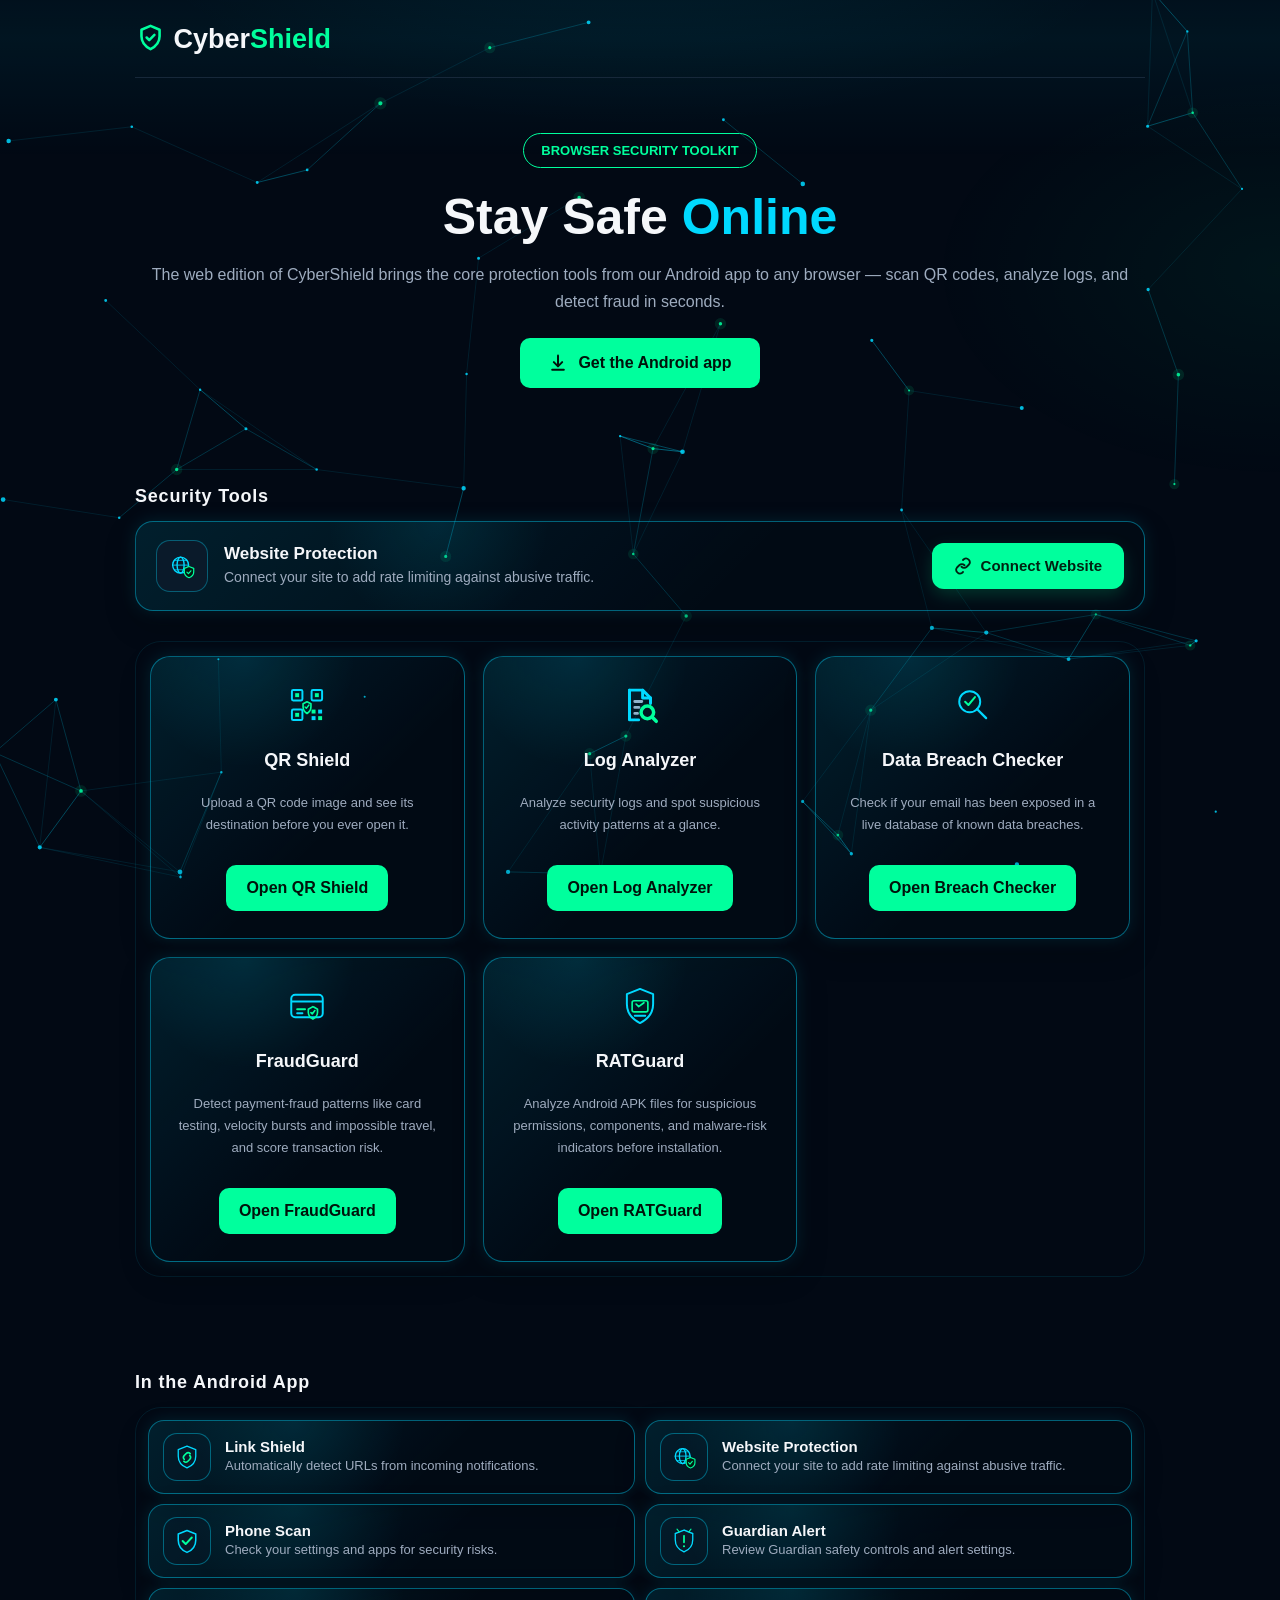
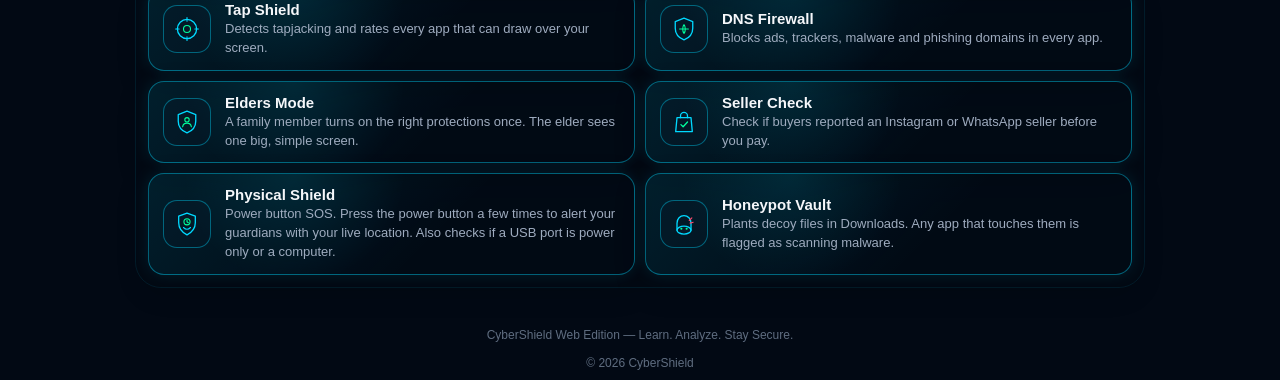
<file: index.html>
<!doctype html>

<html>
<head>
<meta charset="utf-8">
<meta name="viewport" content="width=device-width,initial-scale=1,interactive-widget=resizes-content">
<title>CyberShield</title><style>
*{box-sizing:border-box}

body{
    margin:0;
    background:#020914;
    color:#f5f7fa;
    font-family:Segoe UI,Arial,sans-serif
}

.wrap{
    position:relative;
    z-index:1;
    max-width:1050px;
    margin:auto;
    padding:0 20px 60px
}

.top{
    display:flex;
    justify-content:space-between;
    align-items:center;
    padding:22px 0;
    border-bottom:1px solid #17283a
}

.logo{
    font-size:27px;
    font-weight:800
}

.logo span{
    color:#00ff9d
}

.small{
    color:#7f8da0;
    font-size:13px
}

.hero{
    text-align:center;
    padding:55px 10px 35px
}

.badge{
    display:inline-block;
    border:1px solid #00ff9d;
    color:#00ff9d;
    border-radius:30px;
    padding:9px 17px;
    font-weight:700;
    font-size:13px
}

h1{
    font-size:50px;
    line-height:1.1;
    margin:22px 0 15px
}

h1 span{
    color:#00d9ff
}

p{
    color:#9eacbf;
    line-height:1.7
}

.tool-section{
    margin-top:35px
}

.tool-heading{
    font-size:18px;
    font-weight:900;
    letter-spacing:.8px;
    margin:0 0 14px
}

.grid{
    display:grid;
    grid-template-columns:repeat(3,1fr);
    gap:18px
}

.card{
    background:#071321;
    border:1px solid #193047;
    border-radius:20px;
    padding:27px;
    text-align:center;
    display:flex;
    flex-direction:column;
    align-items:center;
    transition:
        border-color .2s ease,
        box-shadow .2s ease,
        transform .2s ease
}

.icon{
    font-size:42px
}

.card h2{
    font-size:18px;
    margin:14px 0 8px
}

.card p{
    font-size:13px;
    flex-grow:1
}

.btn{
    display:inline-block;
    margin-top:16px;
    padding:13px 20px;
    border-radius:10px;
    background:#00ff9d;
    color:#00130b;
    font-weight:800;
    border:0;
    text-decoration:none;
    cursor:pointer
}

input{
    width:100%;
    padding:14px;
    border-radius:10px;
    border:1px solid #294158;
    background:#020914;
    color:white;
    margin-top:14px
}

.manual-card .btn{
    width:100%
}

footer{
    text-align:center;
    color:#5f6d80;
    font-size:12px;
    padding:40px 0 10px
}

@media(max-width:800px){
    .grid{
        grid-template-columns:repeat(2,1fr)
    }
}

@media(max-width:520px){
    .grid{
        grid-template-columns:1fr
    }

    h1{
        font-size:36px
    }
}

/* ================= BOOT SPLASH (same as the Android app) ================= */
.cyber-boot{
  --green:#00ff9d;--cyan:#00d9ff;--cs-bg:#020914;--cs-bg-rgb:2,9,20;--cs-text:#eaf3fa;--cs-dim:#6a727b;
  --cs-accent-rgb:0,255,157;--cs-accent-2:#00d9ff;--cs-accent-2-rgb:0,217,255;--cs-accent-2-bg:#022635;
  --safe-top:env(safe-area-inset-top,0px);--safe-bottom:env(safe-area-inset-bottom,0px);
  position:fixed;inset:0;z-index:30000;
  display:flex;align-items:center;justify-content:center;
  overflow:hidden;color:var(--cs-text);background:var(--cs-bg);
  animation:bootOut .5s ease 3.5s forwards;
}
.cyber-boot.hidden{display:none}
.boot-grid{
  position:absolute;inset:-30%;
  background-image:linear-gradient(rgba(var(--cs-accent-2-rgb),.08) 1px,transparent 1px),linear-gradient(90deg,rgba(var(--cs-accent-2-rgb),.08) 1px,transparent 1px);
  background-size:46px 46px;
  transform:perspective(500px) rotateX(62deg) translateY(-10%);
  animation:gridMove 5s linear infinite;
}
.boot-vignette{position:absolute;inset:0;background:radial-gradient(circle at center,transparent 15%,rgba(var(--cs-bg-rgb),.25) 45%,var(--cs-bg) 100%)}
.boot-top,.boot-bottom{
  position:absolute;left:28px;right:28px;
  display:flex;justify-content:space-between;
  font:700 11px/1 ui-monospace,Menlo,Consolas,monospace;letter-spacing:2px;color:var(--cs-dim);
}
.boot-top{top:calc(24px + var(--safe-top))}
.boot-bottom{bottom:calc(24px + var(--safe-bottom));justify-content:center;color:var(--green);letter-spacing:4px}
.boot-center{position:relative;z-index:2;width:min(420px,78vw);text-align:center}
.boot-shield{
  position:relative;width:170px;height:198px;margin:auto;
  filter:drop-shadow(0 0 18px rgba(var(--cs-accent-rgb),.32));
  animation:shieldBuild .8s ease .1s both;
}
.boot-shield svg{width:100%;height:100%}
.shield-outline,.shield-inner{
  fill:rgba(var(--cs-accent-rgb),.035);stroke:var(--green);stroke-width:3;
  stroke-dasharray:520;stroke-dashoffset:520;
  animation:drawLine 1s cubic-bezier(.2,.8,.2,1) .15s forwards;
}
.shield-inner{stroke:var(--cyan);stroke-width:1.5;stroke-dasharray:430;stroke-dashoffset:430;animation-delay:.5s}
.shield-check{
  fill:none;stroke:var(--green);stroke-width:5;stroke-linecap:round;stroke-linejoin:round;
  stroke-dasharray:100;stroke-dashoffset:100;
  animation:drawLine .45s ease 1.1s forwards;
}
.boot-title{
  margin-top:-4px;font-size:30px;font-weight:900;letter-spacing:7px;
  opacity:0;transform:translateY(8px);animation:titleIn .5s ease 1.3s forwards;
}
.boot-title span{color:var(--green)}
.boot-status{
  min-height:14px;margin-top:12px;
  font:700 11px ui-monospace,Menlo,Consolas,monospace;letter-spacing:2px;color:var(--cs-accent-2);
  opacity:0;animation:fadeIn .4s 1.45s forwards;
}
.boot-progress{width:240px;height:2px;margin:18px auto 0;overflow:hidden;background:var(--cs-accent-2-bg);opacity:0;animation:fadeIn .4s 1.5s forwards}
.boot-progress i{display:block;width:0;height:100%;background:var(--green);box-shadow:0 0 12px var(--green);animation:progress 1.7s linear 1.55s forwards}
.boot-events{position:absolute;left:28px;bottom:calc(60px + var(--safe-bottom));width:260px;font:11px/1.8 ui-monospace,Menlo,Consolas,monospace;color:var(--cs-dim)}
.boot-events div{opacity:0;animation:fadeIn .3s forwards}
.boot-particles{position:absolute;inset:-70px;pointer-events:none}
.boot-particles i{position:absolute;width:3px;height:3px;border-radius:50%;background:var(--green);box-shadow:0 0 8px var(--green);animation:particleIn 1.4s ease forwards}
@keyframes drawLine{to{stroke-dashoffset:0}}
@keyframes shieldBuild{from{transform:scale(.72);opacity:0}to{transform:scale(1);opacity:1}}
@keyframes titleIn{to{opacity:1;transform:none}}
@keyframes fadeIn{to{opacity:1}}
@keyframes progress{to{width:100%}}
@keyframes particleIn{0%{transform:translate(var(--x),var(--y)) scale(1);opacity:0}35%{opacity:1}100%{transform:translate(0,0) scale(.2);opacity:0}}
@keyframes gridMove{to{transform:perspective(500px) rotateX(62deg) translateY(5%)}}
@keyframes bootOut{to{opacity:0;visibility:hidden;pointer-events:none}}
@media(max-width:520px){
  .boot-top,.boot-bottom{left:15px;right:15px}
  .boot-events{left:15px}
  .boot-title{font-size:24px;letter-spacing:5px}
}
@media(prefers-reduced-motion:reduce){.cyber-boot{display:none!important}}

  /* Remove the default mobile blue tap highlight */
*{
    -webkit-tap-highlight-color:transparent;
}

/* Remove the browser's default focus outline */
a,
button,
input,
select,
textarea{
    outline:none;
}

/* Keep a subtle CyberShield focus effect instead */
a:focus-visible,
button:focus-visible{
    outline:2px solid rgba(0,255,157,.45);
    outline-offset:3px;
}

/* Remove the flash while an element is being pressed */
a:active,
button:active{
    -webkit-tap-highlight-color:transparent;
}
</style><link rel="stylesheet" href="cs-polish.css">
</head><body><div id="cyberBoot" class="cyber-boot" aria-hidden="true">
  <div class="boot-grid"></div>
  <div class="boot-vignette"></div>
  <div class="boot-top"><span>CYBERSHIELD // SECURITY CORE</span><span>CLICK TO SKIP</span></div>
  <div class="boot-center">
    <div class="boot-particles" id="bootParticles"></div>
    <div class="boot-shield">
      <svg viewBox="0 0 180 210" aria-hidden="true">
        <path class="shield-outline" d="M90 10 L158 35 V91 C158 142 130 180 90 200 C50 180 22 142 22 91 V35 Z"/>
        <path class="shield-inner" d="M90 27 L143 47 V91 C143 129 121 157 90 175 C59 157 37 129 37 91 V47 Z"/>
        <path class="shield-check" d="M58 103 L79 124 L124 77"/>
      </svg>
    </div>
    <div class="boot-title">CYBER<span>SHIELD</span></div>
    <div class="boot-status" id="bootStatus">INITIALIZING SECURITY CORE</div>
    <div class="boot-progress"><i></i></div>
  </div>
  <div class="boot-events" id="bootEvents"></div>
  <div class="boot-bottom">LEARN. ANALYZE. STAY SECURE.</div>
</div>
<script>
(function(){
  var KEY='cybershieldBooted';
  var el=document.getElementById('cyberBoot');
  if(!el)return;
  function hide(){el.classList.add('hidden');}
  function seen(){try{return sessionStorage.getItem(KEY)==='1';}catch(e){return false;}}
  if(seen()){hide();return;}
  try{sessionStorage.setItem(KEY,'1');}catch(e){}
  el.addEventListener('click',hide);
  var ps=document.getElementById('bootParticles');
  var events=document.getElementById('bootEvents');
  var status=document.getElementById('bootStatus');
  for(var i=0;i<30;i++){
    var d=document.createElement('i'),a=Math.random()*Math.PI*2,r=160+Math.random()*230;
    d.style.setProperty('--x',Math.cos(a)*r+'px');
    d.style.setProperty('--y',Math.sin(a)*r+'px');
    d.style.left=(50+Math.random()*8-4)+'%';
    d.style.top=(50+Math.random()*8-4)+'%';
    d.style.animationDelay=(.1+Math.random()*1.3)+'s';
    ps.appendChild(d);
  }
  ['SECURITY CORE ........ ONLINE','THREAT ENGINE ........ READY','ANALYSIS MODULE ...... READY','DEFENSE LAYER ........ ACTIVE']
    .forEach(function(m,i){
      var d=document.createElement('div');
      d.textContent='> '+m;
      d.style.animationDelay=(1.6+i*.3)+'s';
      events.appendChild(d);
    });
  ['INITIALIZING SECURITY CORE','LOADING DEFENSE MODULES','VERIFYING SECURITY LAYERS','ALL SYSTEMS OPERATIONAL']
    .forEach(function(m,i){setTimeout(function(){if(status)status.textContent=m;},400+i*850);});
  setTimeout(hide,4100);
  window.addEventListener('pageshow',function(e){if(e.persisted)hide();});
})();
</script><div class="wrap"><div class="top">
    <div class="logo">
        🛡️ Cyber<span>Shield</span>
    </div></div><section class="hero"><div class="badge">
    BROWSER SECURITY TOOLKIT
</div><h1>
    Stay Safe <span>Online</span>
</h1><p>
    The web edition of CyberShield brings the core protection tools
    from our Android app to any browser — scan QR codes,
    analyze logs, and detect fraud in seconds.
</p><div class="ps-dl"><a class="btn ps-apk" id="psApk" href="CyberShield.apk" download="CyberShield.apk"><svg width="20" height="20" viewBox="0 0 24 24" fill="none" stroke="#00130b" stroke-width="2.4" stroke-linecap="round" stroke-linejoin="round"><path d="M12 3v12"/><path d="M7 11l5 5 5-5"/><path d="M5 20h14"/></svg>Get the Android app</a><div class="ps-note" id="psNote"></div></div></section><div class="tool-section"><h2 class="tool-heading">
    Security Tools
</h2><style>
/* ---------- Website Protection panel ---------- */
.cs-bar{display:flex;align-items:center;gap:16px;flex-wrap:wrap;margin:8px 0 30px;padding:18px 20px;border-radius:18px;
  border:1px solid rgba(0,217,255,.28);
  background:linear-gradient(135deg,rgba(0,217,255,.10),rgba(0,217,255,0) 60%),rgba(7,19,33,.78);
  box-shadow:0 12px 30px rgba(0,0,0,.35);transition:border-color .35s ease,box-shadow .35s ease}
.cs-bar.live{border-color:rgba(0,255,157,.45);box-shadow:0 12px 30px rgba(0,0,0,.35),0 0 30px rgba(0,255,157,.08)}
.cs-ico{flex:none;width:52px;height:52px;border-radius:14px;display:flex;align-items:center;justify-content:center;background:#0a1a2a;border:1px solid rgba(0,217,255,.35)}
.cs-ico svg{width:30px;height:30px}
.cs-txt{flex:1 1 220px;min-width:0}
.cs-txt strong{display:block;font-size:17px;font-weight:700;color:#f5f7fa}
.cs-state{display:block;margin-top:3px;font-size:14px;line-height:1.5;color:#9eacbf;transition:color .3s}
.cs-state.ok{color:#00ff9d}
.cs-act{display:flex;align-items:center;gap:10px;flex-wrap:wrap;margin-left:auto}
.cs-btn{position:relative;overflow:hidden;display:inline-flex;align-items:center;justify-content:center;gap:9px;min-height:46px;padding:0 22px;border:0;border-radius:12px;
  background:#00ff9d;color:#021;font:inherit;font-size:15px;font-weight:800;cursor:pointer;-webkit-tap-highlight-color:transparent;
  box-shadow:0 6px 18px rgba(0,255,157,.18);
  transition:transform .22s cubic-bezier(.2,.8,.2,1),box-shadow .25s ease,background-color .25s ease,color .25s ease,border-color .25s ease,opacity .2s ease}
.cs-btn svg{width:18px;height:18px;flex:none}
.cs-btn:hover{transform:translateY(-1px);box-shadow:0 10px 24px rgba(0,255,157,.28)}
.cs-btn:active{transform:scale(.95);box-shadow:0 2px 8px rgba(0,255,157,.15)}
.cs-btn:focus-visible,.cs-sel:focus-visible,.cs-x:focus-visible{outline:2px solid #00d9ff;outline-offset:2px}
.cs-btn.cs-ghost{background:rgba(23,40,58,.9);color:#dce7f2;border:1px solid #27425c;box-shadow:none}
.cs-btn.cs-ghost:hover{background:#1d334a;box-shadow:none}
.cs-btn.cs-on{background:#00d4ff;box-shadow:0 6px 18px rgba(0,212,255,.2)}
.cs-btn.cs-on:hover{box-shadow:0 10px 24px rgba(0,212,255,.3)}
.cs-btn.busy{pointer-events:none;opacity:.85}
.cs-btn.busy::after{content:"";width:16px;height:16px;border-radius:50%;border:2px solid rgba(0,17,11,.25);border-top-color:#021;animation:csSpin .7s linear infinite}
.cs-btn[hidden],.cs-sel[hidden]{display:none}
.cs-ripple{position:absolute;border-radius:50%;background:rgba(255,255,255,.4);transform:scale(0);animation:csRip .6s ease-out forwards;pointer-events:none}
.cs-sel{min-height:46px;background:#0a1a2a;color:#dce7f2;border:1px solid #27425c;border-radius:12px;padding:0 14px;font-size:15px;font-weight:700;font-family:inherit;cursor:pointer;transition:border-color .2s}
.cs-sel:hover{border-color:#00d9ff}
@keyframes csSpin{to{transform:rotate(360deg)}}
@keyframes csRip{to{transform:scale(1);opacity:0}}
@keyframes csIn{from{opacity:0;transform:translateY(8px)}to{opacity:1;transform:none}}

/* ---------- Modal (fades + slides, never pops) ---------- */
.cs-modal{position:fixed;inset:0 0 var(--cs-kb,0px) 0;height:auto;z-index:9999;display:flex;align-items:center;justify-content:center;padding:16px;
  background:rgba(2,9,20,0);opacity:0;visibility:hidden;pointer-events:none;
  transition:opacity .3s ease,background .3s ease,visibility 0s linear .3s}
.cs-modal.open{background:rgba(2,9,20,.82);opacity:1;visibility:visible;pointer-events:auto;transition-delay:0s}
.cs-box{width:100%;max-width:560px;max-height:90vh;max-height:90dvh;overscroll-behavior:contain;overflow:auto;background:#0b1522;border:1px solid #1d334a;border-radius:20px;padding:24px;color:#f5f7fa;
  box-shadow:0 20px 60px rgba(0,0,0,.6);transform:scale(.94) translateY(14px);opacity:0;
  transition:transform .42s cubic-bezier(.2,.9,.25,1),opacity .3s ease}
.cs-modal.open .cs-box{transform:none;opacity:1}
.cs-head{display:flex;align-items:center;gap:12px;margin-bottom:6px}
.cs-head h3{flex:1;margin:0;font-size:20px;font-weight:800;color:#00ff9d}
.cs-x{flex:none;width:38px;height:38px;padding:0;border-radius:12px;border:1px solid #1d334a;background:#0a1a2a;color:#9eacbf;cursor:pointer;display:flex;align-items:center;justify-content:center;
  transition:transform .2s cubic-bezier(.2,.8,.2,1),background .2s,color .2s}
.cs-x:hover{background:#12263a;color:#fff}.cs-x:active{transform:scale(.9)}
.cs-x svg{width:18px;height:18px}
.cs-box p{color:#9eacbf;font-size:14px;line-height:1.6;margin:0 0 14px}
.cs-box input{width:100%;box-sizing:border-box;min-height:48px;padding:0 14px;border-radius:12px;border:1px solid #1d334a;background:#020914;color:#fff;margin:2px 0 6px;font:inherit;font-size:15px;
  transition:border-color .2s,box-shadow .2s}
.cs-box input:focus{outline:0;border-color:#00d9ff;box-shadow:0 0 0 3px rgba(0,217,255,.15)}
.cs-box pre{background:#020914;border:1px solid #1d334a;border-radius:12px;padding:12px;font-size:12px;line-height:1.55;color:#cfe0ed;overflow-x:auto;white-space:pre-wrap;word-break:break-all;margin:0 0 14px}
.cs-step{animation:csIn .4s cubic-bezier(.2,.9,.25,1) both}
.cs-step[hidden]{display:none}
.cs-err{color:#ff4d6d;font-size:13px;min-height:20px;margin:2px 0 6px}
.cs-row{display:flex;gap:10px;flex-wrap:wrap;margin-top:6px}
.cs-row .cs-btn{flex:1 1 140px}
@media(max-width:620px){
  .cs-bar{padding:16px}
  .cs-act{width:100%;margin-left:0}
  .cs-act .cs-btn,.cs-act .cs-sel{flex:1 1 100%}
  .cs-modal{align-items:flex-end;padding:0}
  .cs-box{border-radius:22px 22px 0 0;border-bottom:0;max-height:92%;transform:translateY(60px)}
}
@media(prefers-reduced-motion:reduce){.cs-box,.cs-modal,.cs-btn,.cs-step{transition:none!important;animation:none!important}}

/* ---------- Cloudflare mode additions ---------- */
.cs-seg{display:grid;grid-template-columns:1fr 1fr;gap:4px;padding:4px;margin:0 0 14px;border-radius:14px;background:#020914;border:1px solid #1d334a}
.cs-seg button{min-height:46px;padding:6px 8px;border:0;border-radius:11px;background:transparent;color:#9eacbf;font:inherit;font-size:14px;font-weight:800;cursor:pointer;-webkit-tap-highlight-color:transparent;transition:background .25s ease,color .25s ease,transform .2s ease}
.cs-seg button small{display:block;margin-top:1px;font-size:11px;font-weight:600;opacity:.75}
.cs-seg button:active{transform:scale(.96)}
.cs-seg button:focus-visible{outline:2px solid #00d9ff;outline-offset:2px}
.cs-seg button[aria-pressed="true"]{background:rgba(0,217,255,.14);color:#00d9ff;box-shadow:inset 0 0 0 1px rgba(0,217,255,.4)}
.cs-field{display:grid;grid-template-rows:0fr;opacity:0;transition:grid-template-rows .38s cubic-bezier(.2,.9,.25,1),opacity .3s ease}
.cs-field.open{grid-template-rows:1fr;opacity:1}
.cs-field>div{overflow:hidden;min-height:0}
.cs-help{margin:0 0 12px;border:1px solid #1d334a;border-radius:12px;background:#0a1a2a}
.cs-help summary{list-style:none;cursor:pointer;padding:12px 14px;font-size:13px;font-weight:800;color:#00d9ff;display:flex;align-items:center;justify-content:space-between}
.cs-help summary::-webkit-details-marker{display:none}
.cs-help summary::after{content:"+";font-size:18px;line-height:1;transition:transform .25s ease}
.cs-help[open] summary::after{transform:rotate(45deg)}
.cs-help ol{margin:0;padding:0 14px 12px 32px;font-size:13px;line-height:1.6;color:#9eacbf}
.cs-help li{margin-bottom:4px}
.cs-help b,.cs-info b{color:#f5f7fa}
.cs-note{margin:10px 0 0!important;font-size:12px!important;line-height:1.5;color:#6f8196!important;text-align:center}
.cs-gstat{display:flex;align-items:center;gap:10px;margin:2px 0 16px;padding:12px 14px;border-radius:12px;border:1px solid rgba(255,196,0,.4);background:#0a1a2a;color:#ffc400;font-size:14px;font-weight:700}
.cs-gstat i{flex:none;width:9px;height:9px;border-radius:50%;background:#ffc400;animation:csPulse 1.6s ease-out infinite}
.cs-gstat.ok{color:#00ff9d;border-color:rgba(0,255,157,.4)}
.cs-gstat.ok i{background:#00ff9d;animation:none}
.cs-info{margin:0 0 14px;padding:12px 14px;border-radius:12px;border:1px solid #1d334a;background:#0a1a2a;font-size:14px;line-height:1.6;color:#9eacbf}
.cs-stats{display:grid;grid-template-columns:repeat(3,minmax(0,1fr));gap:10px;margin:0 0 14px}
.cs-stat{padding:12px 8px 11px;border-radius:14px;text-align:center;background:#020914;border:1px solid #1d334a}
.cs-stat b{display:block;font-size:24px;line-height:1.1;font-weight:800;font-variant-numeric:tabular-nums;color:#f5f7fa}
.cs-stat span{display:block;margin-top:5px;font-size:11px;font-weight:800;letter-spacing:1.2px;text-transform:uppercase;color:#9eacbf}
.cs-stat.ok{border-color:rgba(0,255,157,.35)}.cs-stat.ok b{color:#00ff9d}
.cs-stat.bad{border-color:rgba(255,77,109,.38)}.cs-stat.bad b{color:#ff4d6d}
.cs-stat.lim{border-color:rgba(0,217,255,.35)}.cs-stat.lim b{color:#00d9ff;font-size:19px;line-height:1.5}
.cs-btn.cs-danger{background:#ff4d6d;color:#fff;box-shadow:0 6px 18px rgba(255,77,109,.2)}
.cs-toast{position:fixed;left:50%;bottom:24px;z-index:10002;max-width:min(440px,calc(100% - 32px));padding:12px 18px;border-radius:14px;background:#12263a;border:1px solid #27425c;color:#f5f7fa;font-size:14px;line-height:1.5;text-align:center;box-shadow:0 12px 30px rgba(0,0,0,.5);opacity:0;visibility:hidden;transform:translate(-50%,12px);transition:opacity .3s ease,transform .3s ease,visibility 0s linear .3s}
.cs-toast.show{opacity:1;visibility:visible;transform:translate(-50%,0);transition-delay:0s}
@keyframes csPulse{0%{box-shadow:0 0 0 0 rgba(255,196,0,.5)}100%{box-shadow:0 0 0 9px rgba(255,196,0,0)}}
@media(prefers-reduced-motion:reduce){.cs-field,.cs-seg button,.cs-gstat i,.cs-toast{transition:none!important;animation:none!important}}
/* spacing fixes in the install-guard sheet */
#csGuideGuard .cs-row{margin:10px 0 16px}
#csGuideGuard pre{margin:0 0 18px}
#csGuideGuard details{margin:6px 0 18px;padding:12px 14px;border:1px solid #1d334a;border-radius:12px;background:#0a1a2a}
#csGuideGuard details summary{font-size:14px;color:#00d9ff}
#csGuideGuard details[open] summary{margin-bottom:6px}
#csStep2>.cs-row{margin-top:18px}
</style>
<div class="cs-bar" id="csBar">
  <span class="cs-ico"><svg viewBox="0 0 64 64" fill="none" aria-hidden="true"><circle cx="29" cy="30" r="17" stroke="#00d9ff" stroke-width="3"/><ellipse cx="29" cy="30" rx="7.5" ry="17" stroke="#00d9ff" stroke-width="3"/><path d="M12 30h34M15 20h28M15 40h28" stroke="#00d9ff" stroke-width="2.4" stroke-linecap="round" opacity=".7"/><path d="M47 33l10 4v8c0 6-4 10-10 12-6-2-10-6-10-12v-8l10-4z" fill="#031a12" stroke="#00ff9d" stroke-width="2.6" stroke-linejoin="round"/><path d="M42.5 45l3.2 3.2 5.3-6" stroke="#00ff9d" stroke-width="2.6" stroke-linecap="round" stroke-linejoin="round"/></svg></span>
  <div class="cs-txt"><strong>Website Protection</strong><span class="cs-state" id="csState"></span></div>
  <div class="cs-act">
    <select class="cs-sel" id="csLimit" aria-label="Requests per minute" hidden><option value="30">30 / min</option><option value="60" selected>60 / min</option><option value="120">120 / min</option><option value="300">300 / min</option></select>
    <button class="cs-btn cs-on" id="csProtectBtn" type="button" hidden><span class="cs-lbl">Add security / rate limiting</span></button>
    <button class="cs-btn" id="csConnectBtn" type="button"><svg viewBox="0 0 24 24" fill="none" stroke="currentColor" stroke-width="2.4" stroke-linecap="round" stroke-linejoin="round" aria-hidden="true"><path d="M10 13a5 5 0 0 0 7 0l3-3a5 5 0 0 0-7-7l-1 1"/><path d="M14 11a5 5 0 0 0-7 0l-3 3a5 5 0 0 0 7 7l1-1"/></svg><span class="cs-lbl">Connect Website</span></button>
  </div>
</div>
<div class="cs-modal" id="csModal" role="dialog" aria-modal="true" aria-labelledby="csTitle"><div class="cs-box">
<div class="cs-head"><h3 id="csTitle">Connect your website</h3><button class="cs-x" id="csClose" type="button" aria-label="Close"><svg viewBox="0 0 24 24" fill="none" stroke="currentColor" stroke-width="2.4" stroke-linecap="round"><path d="M6 6l12 12M18 6L6 18"/></svg></button></div>
<div class="cs-step" id="csStep1">
<div class="cs-seg" role="group" aria-label="How is your site hosted"><button type="button" id="csModeCf" aria-pressed="true">Any website<small>via Cloudflare</small></button><button type="button" id="csModeGuard" aria-pressed="false">Node / Express<small>install a guard</small></button></div>
<p id="csModeText">Works with any site that uses Cloudflare (WordPress, PHP, Python, static sites and more). Nothing to install on your server.</p>
<input id="csUrl" type="url" inputmode="url" enterkeyhint="next" placeholder="https://yoursite.com" autocomplete="off" autocapitalize="off" spellcheck="false">
<div class="cs-field open" id="csTokenWrap"><div>
<input id="csToken" type="password" enterkeyhint="go" placeholder="Cloudflare API token" autocomplete="off" autocapitalize="off" spellcheck="false">
<details class="cs-help"><summary>How do I get a token?</summary><ol>
<li>Open the Cloudflare dashboard, then <b>My Profile &gt; API Tokens</b>.</li>
<li>Choose <b>Create Token &gt; Create Custom Token</b>.</li>
<li>Add these permissions: <b>Zone &gt; Zone &gt; Read</b>, <b>Zone &gt; Zone WAF &gt; Edit</b>, and <b>Zone &gt; Analytics &gt; Read</b> (for the counters).</li>
<li>Under Zone Resources pick <b>Include &gt; Specific zone</b> and choose your site.</li>
<li>Create the token and paste it here.</li>
</ol></details>
</div></div>
<div class="cs-err" id="csErr" role="alert"></div><div class="cs-row"><button class="cs-btn" id="csGo" type="button"><span class="cs-lbl">Connect</span></button></div>
<p class="cs-note" id="csSecNote">Your token is stored encrypted and only used to add or remove one rate-limit rule. You can revoke it in Cloudflare at any time.</p></div>
<div class="cs-step" id="csStep2" hidden>
<div class="cs-gstat" id="csGStat"><i></i><span id="csGStatText">Waiting for your site to check in...</span></div>
<div id="csGuideCf" hidden>
<div class="cs-info" id="csCfInfo"></div>
<div class="cs-stats" id="csStats" hidden><div class="cs-stat ok"><b id="csAllowed">0</b><span>Allowed</span></div><div class="cs-stat bad"><b id="csBlocked">0</b><span>Blocked</span></div><div class="cs-stat lim"><b id="csLimitVal">-</b><span>Limit</span></div></div>
<p id="csCfScope"></p>
<p class="cs-note" id="csStatNote" style="display:none"></p>
</div>
<div id="csGuideGuard">
<p><b>Step 1.</b> Tap Copy. Your site details are already inside the code.</p>
<div class="cs-row"><button class="cs-btn" id="csCopy" type="button"><span class="cs-lbl">Copy code</span></button></div>
<pre id="csSnip" style="max-height:150px;overflow:auto">Preparing your code...</pre>
<p><b>Step 2.</b> Open your website's main file. Put your cursor at the very start, before everything else. Paste. Then press Enter once so there is a blank line after it.</p>
<details><summary style="cursor:pointer;font-weight:700">Which file is my main file?</summary><ol style="margin:8px 0 0 18px;line-height:1.6"><li>Open the file called <b>package.json</b> in your website's files.</li><li>Find the word <b>"start"</b>. Next to it you will see something like <b>node server.js</b>.</li><li>The name after <b>node</b> (here <b>server.js</b>) is your main file. If you don't see it, look for <b>"main"</b> in the same file.</li><li>On GitHub: open that file, tap the <b>pencil</b> icon, paste on the first line, then tap <b>Commit changes</b>.</li></ol></details>
<p><b>Step 3.</b> Restart your website. Hosts like Render and Railway restart by themselves after you save the file on GitHub. Otherwise tap Restart or Deploy on your host. This page turns green when your site connects. Nothing is blocked until you switch rate limiting on.</p>
<p>If your code is on a public page (like public GitHub), anyone could read the key inside this code. In that case set the key as a secret named <b>CYBERSHIELD_KEY</b> on your host instead.</p>
</div>
<div class="cs-row"><button class="cs-btn cs-ghost" id="csDisc" type="button"><span class="cs-lbl">Disconnect site</span></button></div></div>
</div>
</div></div>
<div class="cs-toast" id="csToast" role="status" aria-live="polite"></div>
<div class="grid"><!-- QR SHIELD --><div class="card" data-glow><div class="icon"><svg width="42"
height="42"
viewBox="0 0 64 64"
fill="none"
xmlns="http://www.w3.org/2000/svg">

<rect x="9"
y="9"
width="16"
height="16"
rx="2"
stroke="#00d9ff"
stroke-width="3"/>

<rect x="14"
y="14"
width="6"
height="6"
fill="#00ff9d"/>

<rect x="39"
y="9"
width="16"
height="16"
rx="2"
stroke="#00d9ff"
stroke-width="3"/>

<rect x="44"
y="14"
width="6"
height="6"
fill="#00ff9d"/>

<rect x="9"
y="39"
width="16"
height="16"
rx="2"
stroke="#00d9ff"
stroke-width="3"/>

<rect x="14"
y="44"
width="6"
height="6"
fill="#00ff9d"/>

<rect x="39"
y="39"
width="6"
height="6"
fill="#00ff9d"/>

<rect x="49"
y="39"
width="6"
height="6"
fill="#00d9ff"/>

<rect x="39"
y="49"
width="6"
height="6"
fill="#00d9ff"/>

<rect x="49"
y="49"
width="6"
height="6"
fill="#00ff9d"/>

<path d="M32 27L38 30V35C38 40 35 43 32 45C29 43 26 40 26 35V30L32 27Z"
stroke="#00ff9d"
stroke-width="2.5"
stroke-linejoin="round"/>

<path d="M29 35L31 37L35 32"
stroke="#00ff9d"
stroke-width="2"
stroke-linecap="round"
stroke-linejoin="round"/>

</svg></div><h2>QR Shield</h2><p>
Upload a QR code image and see its destination before you ever open it.
</p><a class="btn"
href="qr-shield.html">

Open QR Shield

</a></div><!-- LOG ANALYZER --><div class="card" data-glow><div class="icon"><svg width="42" height="42" viewBox="0 0 24 24" fill="none" stroke-linecap="round" stroke-linejoin="round" xmlns="http://www.w3.org/2000/svg"><path d="M6 3.5h7.5L18 8v3.2" stroke="#00d9ff" stroke-width="1.7"/><path d="M6 3.5v17h5.2" stroke="#00d9ff" stroke-width="1.7"/><path d="M13.5 3.5V8H18" stroke="#00d9ff" stroke-width="1.7"/><path d="M9 10h4M9 13.4h2.4M9 16.8h1.6" stroke="#8fb4cc" stroke-width="1.6"/><circle cx="16.2" cy="16.2" r="3.6" stroke="#00ff9d" stroke-width="2"/><path d="m18.9 18.9 2.4 2.4" stroke="#00ff9d" stroke-width="2"/></svg>
</div><h2>Log Analyzer</h2><p>
Analyze security logs and spot suspicious activity patterns at a glance.
</p><a class="btn" href="log-analyzer.html">
Open Log Analyzer
</a></div><!-- DATA BREACH CHECKER --><div class="card" data-glow><div class="icon"><svg width="42"
height="42"
viewBox="0 0 64 64"
fill="none"
xmlns="http://www.w3.org/2000/svg">

<circle cx="27"
cy="27"
r="16"
stroke="#00d9ff"
stroke-width="3"/>

<path d="M38 38L52 52"
stroke="#00d9ff"
stroke-width="3.5"
stroke-linecap="round"/>

<path d="M20 27L25 32L35 20"
stroke="#00ff9d"
stroke-width="3"
stroke-linecap="round"
stroke-linejoin="round"/>

</svg></div><h2>Data Breach Checker</h2><p>
Check if your email has been exposed in a live database of known data breaches.
</p><a class="btn" href="breach-checker.html">
Open Breach Checker
</a></div><!-- FRAUDGUARD --><div class="card" data-glow><div class="icon"><svg width="42"
height="42"
viewBox="0 0 64 64"
fill="none"
xmlns="http://www.w3.org/2000/svg">

<rect x="8"
y="15"
width="48"
height="34"
rx="6"
stroke="#00d9ff"
stroke-width="3"/>

<path d="M8 25H56"
stroke="#00d9ff"
stroke-width="3"/>

<path d="M17 37H29"
stroke="#00ff9d"
stroke-width="3"
stroke-linecap="round"/>

<path d="M17 43H25"
stroke="#00d9ff"
stroke-width="3"
stroke-linecap="round"/>

<path d="M43 34L48 37V42C48 47 45 50 41 52C37 50 34 47 34 42V37L41 33L43 34Z"
stroke="#00ff9d"
stroke-width="2.5"
stroke-linejoin="round"/>

<path d="M38 42L40 44L44 39"
stroke="#00ff9d"
stroke-width="2.5"
stroke-linecap="round"
stroke-linejoin="round"/>

</svg></div><h2>FraudGuard</h2><p>
Detect payment-fraud patterns like card testing, velocity bursts and impossible travel, and score transaction risk.
</p><a class="btn" href="fraudguard.html">
Open FraudGuard
</a></div><!-- RATGUARD --><div class="card" data-glow><div class="icon"><svg width="42"
height="42"
viewBox="0 0 64 64"
fill="none"
xmlns="http://www.w3.org/2000/svg">

<path d="M32 6L52 14V29C52 42 44 52 32 58C20 52 12 42 12 29V14L32 6Z"
stroke="#00d9ff"
stroke-width="3"
stroke-linejoin="round"/>

<rect x="20"
y="24"
width="24"
height="17"
rx="3"
stroke="#00ff9d"
stroke-width="2.5"/>

<path d="M24 47H40"
stroke="#00d9ff"
stroke-width="3"
stroke-linecap="round"/>

<path d="M26 29L30 33L38 27"
stroke="#00ff9d"
stroke-width="2.5"
stroke-linecap="round"
stroke-linejoin="round"/>

</svg></div><h2>RATGuard</h2><p>
Analyze Android APK files for suspicious permissions,
components, and malware-risk indicators before installation.
</p><a class="btn" href="rat-guard.html">
Open RATGuard
</a></div> 
</div>
</div><style>
.ps-dl{margin-top:22px}
.ps-apk{display:inline-flex;align-items:center;gap:10px;margin-top:0;padding:15px 28px;font-size:16px}
.ps-note{color:#ffb86b;font-size:13px;min-height:18px;margin-top:10px}
.app-tools{max-width:1050px;margin:35px auto 0;padding:0 20px}
.app-tools ul{list-style:none;margin:0;padding:0;display:grid;grid-template-columns:1fr;gap:10px}
.app-tools li{display:flex;align-items:center;gap:14px;padding:12px 14px;background:#071321;border:1px solid #193047;border-radius:16px}
.app-tools i{flex:none;width:48px;height:48px;display:flex;align-items:center;justify-content:center;background:#081a29;border:1px solid rgba(0,217,255,.35);border-radius:14px}
.app-tools i svg{width:28px;height:28px}
.app-tools b{display:block;font-size:15px;color:#f5f7fa}
.app-tools span{display:block;font-size:13px;line-height:1.45;color:#9eacbf;margin-top:2px}
@media(min-width:700px){.app-tools ul{grid-template-columns:repeat(2,1fr)}}

/* ================= LIQUID CRYSTAL (cyan only, same look as Website Protection) ================= */
.grid,.app-tools ul{
  position:relative;
  background:none;
  border:1px solid rgba(0,217,255,.10);
  border-radius:26px;
  padding:14px;
  box-shadow:none;
}
.app-tools ul{padding:12px}
.grid .card,.app-tools li,.cs-bar{
  position:relative;overflow:hidden;
  background:linear-gradient(135deg,rgba(0,217,255,.10),rgba(0,217,255,0) 60%),rgba(7,19,33,.10);
  border:1px solid rgba(0,217,255,.42);
  box-shadow:0 0 16px rgba(0,217,255,.12),0 12px 30px rgba(0,0,0,.25);
}
.cs-bar.live{border-color:rgba(0,255,157,.45)}
.grid .card::before,.app-tools li::before,.cs-bar::before{
  content:"";position:absolute;inset:0;pointer-events:none;border-radius:inherit;
  background:radial-gradient(170px circle at var(--gx,30%) var(--gy,0%),rgba(0,217,255,.10),transparent 65%);
}
.grid .card>*,.app-tools li>*,.cs-bar>*{position:relative;z-index:1}
.app-tools i{background:rgba(8,26,41,.3);border-color:rgba(0,217,255,.4)}
</style><div class="app-tools" id="app-tools"><h2 class="tool-heading">In the Android App</h2><ul>
<li><i><svg viewBox="0 0 64 64" fill="none" xmlns="http://www.w3.org/2000/svg" aria-hidden="true"><path d="M32 7L52 15V30C52 43 44 52 32 57C20 52 12 43 12 30V15L32 7Z" fill="#081a29" stroke="#00d9ff" stroke-width="3" stroke-linejoin="round"/><g transform="translate(32 33) scale(1.35) translate(-32 -33)"><path d="M27.500 36.500a5 5 0 0 1 0-7l3-3a5 5 0 0 1 7 0" stroke="#00ff9d" stroke-width="2.600" stroke-linecap="round"/><path d="M36.500 29.500a5 5 0 0 1 0 7l-3 3a5 5 0 0 1-7 0" stroke="#00ff9d" stroke-width="2.600" stroke-linecap="round"/></g></svg></i><div><b>Link Shield</b><span>Automatically detect URLs from incoming notifications.</span></div></li>
<li><i><svg viewBox="0 0 64 64" fill="none" xmlns="http://www.w3.org/2000/svg" aria-hidden="true"><circle cx="29" cy="30" r="17" stroke="#00d9ff" stroke-width="3"/><ellipse cx="29" cy="30" rx="7.5" ry="17" stroke="#00d9ff" stroke-width="3"/><path d="M12 30h34M15 20h28M15 40h28" stroke="#00d9ff" stroke-width="2.4" stroke-linecap="round" opacity=".7"/><path d="M47 33l10 4v8c0 6-4 10-10 12-6-2-10-6-10-12v-8l10-4z" fill="#031a12" stroke="#00ff9d" stroke-width="2.6" stroke-linejoin="round"/><path d="M42.5 45l3.2 3.2 5.3-6" stroke="#00ff9d" stroke-width="2.6" stroke-linecap="round" stroke-linejoin="round"/></svg></i><div><b>Website Protection</b><span>Connect your site to add rate limiting against abusive traffic.</span></div></li>
<li><i><svg aria-hidden="true" viewBox="0 0 64 64" fill="none" xmlns="http://www.w3.org/2000/svg"><path d="M32 8L12 16V30C12 43 20 53 32 58C44 53 52 43 52 30V16L32 8Z" fill="#081a29" stroke="#00d9ff" stroke-width="3.5" stroke-linejoin="round"/><path d="M22 32L29 39L43 24" stroke="#00ff9d" stroke-width="4.5" stroke-linecap="round" stroke-linejoin="round"/></svg></i><div><b>Phone Scan</b><span>Check your settings and apps for security risks.</span></div></li>
<li><i><svg aria-hidden="true" fill="none" viewBox="0 0 64 64" xmlns="http://www.w3.org/2000/svg"> <path d="M32 7L12 15V29C12 42 20 52 32 57C44 52 52 42 52 29V15L32 7Z" fill="#081a29" stroke="#00d9ff" stroke-width="3"/> <path d="M32 20V35" stroke="#00ff9d" stroke-width="4" stroke-linecap="round"/> <circle cx="32" cy="44" r="2.5" fill="#00ff9d"/> <path d="M21 11L16 5M43 11L48 5" stroke="#00ff9d" stroke-width="2.5" stroke-linecap="round"/> </svg></i><div><b>Guardian Alert</b><span>Review Guardian safety controls and alert settings.</span></div></li>
<li><i><svg aria-hidden="true" fill="none" viewBox="0 0 64 64" xmlns="http://www.w3.org/2000/svg"> <circle cx="32" cy="32" r="22" stroke="#00d9ff" stroke-width="3"></circle> <circle cx="32" cy="32" fill="#081a29" r="8" stroke="#00ff9d" stroke-width="2.5"></circle> <path d="M32 6V14" stroke="#00d9ff" stroke-linecap="round" stroke-width="2.5"></path> <path d="M32 50V58" stroke="#00d9ff" stroke-linecap="round" stroke-width="2.5"></path> <path d="M6 32H14" stroke="#00d9ff" stroke-linecap="round" stroke-width="2.5"></path> <path d="M50 32H58" stroke="#00d9ff" stroke-linecap="round" stroke-width="2.5"></path> </svg></i><div><b>Tap Shield</b><span>Detects tapjacking and rates every app that can draw over your screen.</span></div></li>
<li><i><svg aria-hidden="true" fill="none" viewBox="0 0 64 64" xmlns="http://www.w3.org/2000/svg"> <path d="M32 7L52 15V30C52 43 44 52 32 57C20 52 12 43 12 30V15L32 7Z" stroke="#00d9ff" stroke-linejoin="round" stroke-width="3"></path> <path d="M22 32H42M32 22C28 27 28 37 32 42M32 22C36 27 36 37 32 42" stroke="#00ff9d" stroke-linecap="round" stroke-width="2.5"></path> </svg></i><div><b>DNS Firewall</b><span>Blocks ads, trackers, malware and phishing domains in every app.</span></div></li>
<li><i><svg aria-hidden="true" fill="none" viewBox="0 0 64 64" xmlns="http://www.w3.org/2000/svg"><path d="M32 7L52 15V30C52 43 44 52 32 57C20 52 12 43 12 30V15L32 7Z" stroke="#00d9ff" stroke-linejoin="round" stroke-width="3"></path><circle cx="32" cy="27" r="5" stroke="#00ff9d" stroke-width="2.5"></circle><path d="M22 43C23 37 27 34.5 32 34.5C37 34.5 41 37 42 43" stroke="#00ff9d" stroke-linecap="round" stroke-width="2.5"></path></svg></i><div><b>Elders Mode</b><span>A family member turns on the right protections once. The elder sees one big, simple screen.</span></div></li>
<li><i><svg aria-hidden="true" fill="none" viewBox="0 0 64 64" xmlns="http://www.w3.org/2000/svg"><path d="M16 22H48L51 54H13L16 22Z" stroke="#00d9ff" stroke-linejoin="round" stroke-width="3"></path><path d="M24 22V18C24 13.600 27.600 10 32 10C36.400 10 40 13.600 40 18V22" stroke="#00d9ff" stroke-linecap="round" stroke-width="3"></path><path d="M25 38L30 43L40 32" stroke="#00ff9d" stroke-linecap="round" stroke-linejoin="round" stroke-width="3"></path></svg></i><div><b>Seller Check</b><span>Check if buyers reported an Instagram or WhatsApp seller before you pay.</span></div></li>
<li><i><svg aria-hidden="true" fill="none" viewBox="0 0 64 64" xmlns="http://www.w3.org/2000/svg"><path d="M32 7L51 14V29C51 42 43 51 32 57C21 51 13 42 13 29V14L32 7Z" stroke="#00d9ff" stroke-linejoin="round" stroke-width="3"></path><circle cx="32" cy="27" fill="none" r="7" stroke="#00ff9d" stroke-width="2.5"></circle><path d="M32 23V27L35 29" stroke="#00ff9d" stroke-linecap="round" stroke-linejoin="round" stroke-width="2.5"></path><path d="M24 40C27 43 29.500 44 32 44C34.500 44 37 43 40 40" stroke="#00d9ff" stroke-linecap="round" stroke-width="2.5"></path></svg></i><div><b>Physical Shield</b><span>Power button SOS. Press the power button a few times to alert your guardians with your live location. Also checks if a USB port is power only or a computer.</span></div></li>
<li><i><svg aria-hidden="true" fill="none" viewBox="0 0 64 64" xmlns="http://www.w3.org/2000/svg"><ellipse cx="32" cy="46" fill="#081a29" rx="16" ry="9" stroke="#00d9ff" stroke-width="3"></ellipse><path d="M16 46V30C16 20 23 13 32 13C41 13 48 20 48 30V46" stroke="#00d9ff" stroke-linecap="round" stroke-width="3"></path><circle cx="26" cy="43" fill="#00ff9d" r="2.4"></circle><circle cx="38" cy="43" fill="#00ff9d" r="2.4"></circle><path d="M44 24L50 18" stroke="#ff4668" stroke-linecap="round" stroke-width="2.5"></path><path d="M46 30L53 28" stroke="#ff4668" stroke-linecap="round" stroke-width="2.5"></path></svg></i><div><b>Honeypot Vault</b><span>Plants decoy files in Downloads. Any app that touches them is flagged as scanning malware.</span></div></li>
</ul></div><footer>CyberShield Web Edition — Learn. Analyze. Stay Secure.

<br><br>

© 2026 CyberShield

</footer></div><!-- ================= CYBERSHIELD SVG UI ================= --><style id="cybershield-svg-ui">

.card:hover{

border-color:rgba(0,217,255,.72) !important;

box-shadow:
0 0 0 1px rgba(0,217,255,.18),
0 0 28px rgba(0,217,255,.16),
0 18px 45px rgba(0,0,0,.28) !important;

transform:translateY(-3px);

}

.card:active{

transform:translateY(-1px);

}

.cs-svg-icon{

width:1.15em;
height:1.15em;
display:inline-block;
vertical-align:-.18em;
flex:0 0 auto;

}

.cs-svg-icon svg{

width:100%;
height:100%;
display:block;

}
  /* Remove the default mobile blue tap highlight */
*{
    -webkit-tap-highlight-color:transparent;
}

/* Remove the browser's default focus outline */
a,
button,
input,
select,
textarea{
    outline:none;
}

/* Keep a subtle CyberShield focus effect instead */
a:focus-visible,
button:focus-visible{
    outline:2px solid rgba(0,255,157,.45);
    outline-offset:3px;
}

/* Remove the flash while an element is being pressed */
a:active,
button:active{
    -webkit-tap-highlight-color:transparent;
  }

</style><!-- ================= EMOJI → SVG REPLACEMENT ================= --><script>

(function(){

const ICONS={

"🛡":"shield",
"⚠":"warning",
"🔗":"link",
"🚨":"alert",
"✓":"check",
"🔎":"search",
"🔒":"lock",
"🔐":"lock",
"🚫":"blocked",
"🧩":"puzzle",
"♻":"recycle",
"📁":"folder",
"📄":"file",
"📊":"chart",
"📖":"book",
"🔍":"search",
"✕":"x",
"✔":"check",
"❌":"x",
"🟡":"dot"

};

function svgFor(name){

const common=
'fill="none" stroke="currentColor" stroke-width="2" stroke-linecap="round" stroke-linejoin="round"';

const paths={

shield:
'<path '+common+' d="M12 3l7 3v5c0 4.7-2.8 7.8-7 10-4.2-2.2-7-5.3-7-10V6l7-3z"/><path '+common+' d="M9 12l2 2 4-4"/>',

warning:
'<path '+common+' d="M12 3l9 17H3L12 3z"/><path '+common+' d="M12 8v5"/><path stroke="currentColor" stroke-width="2.5" d="M12 16.5h.01"/>',

link:
'<path '+common+' d="M10 13.5l4-4"/><path '+common+' d="M8.5 16H7a4 4 0 010-8h3"/><path '+common+' d="M15.5 8H17a4 4 0 010 8h-3"/>',

alert:
'<path '+common+' d="M12 3l9 17H3L12 3z"/><path '+common+' d="M12 8v5"/><path stroke="currentColor" stroke-width="2.5" d="M12 16.5h.01"/>',

check:
'<path '+common+' d="M5 12l4 4L19 6"/>',

search:
'<circle '+common+' cx="10.5" cy="10.5" r="6.5"/><path '+common+' d="M16 16l5 5"/>',

lock:
'<rect '+common+' x="5" y="10" width="14" height="10" rx="2"/><path '+common+' d="M8 10V7a4 4 0 018 0v3"/>',

blocked:
'<circle '+common+' cx="12" cy="12" r="8"/><path '+common+' d="M7 7l10 10"/>',

puzzle:
'<path '+common+' d="M9 5h3a2 2 0 114 0v1h3v5a2 2 0 110 4v4h-5a2 2 0 110-4H9v-3a2 2 0 110-4V5z"/>',

recycle:
'<path '+common+' d="M8 7l2-3 3 1"/><path '+common+' d="M10 4l2 4H8"/><path '+common+' d="M17 9l3 2-1 3"/><path '+common+' d="M20 11l-5 1 2-4"/><path '+common+' d="M8 17l-1 3-3-1"/><path '+common+' d="M7 20l3-4 2 4"/>',

folder:
'<path '+common+' d="M3 7h7l2 2h9v9a2 2 0 01-2 2H5a2 2 0 01-2-2V7z"/>',

file:
'<path '+common+' d="M6 3h8l4 4v14H6z"/><path '+common+' d="M14 3v5h5"/>',

chart:
'<path '+common+' d="M5 19V9M12 19V5M19 19v-7"/><path '+common+' d="M3 21h18"/>',

book:
'<path '+common+' d="M5 4h10a4 4 0 014 4v12H9a4 4 0 01-4-4V4z"/><path '+common+' d="M9 20V8a4 4 0 014-4"/>',

x:
'<path '+common+' d="M6 6l12 12M18 6L6 18"/>',

dot:
'<circle cx="12" cy="12" r="5" fill="currentColor"/>'

};

return '<span class="cs-svg-icon" aria-hidden="true"><svg viewBox="0 0 24 24">'+
(paths[name]||paths.shield)+
'</svg></span>';

}

function replaceTextNode(node){

if(
!node.nodeValue ||
!/[🛡⚠🔗🚨✓🔎🔒🔐🚫🧩♻📁📄📊📖🔍✕✔❌🟡]/u.test(node.nodeValue)
)return;

const parent=node.parentNode;

if(
!parent ||
/^(SCRIPT|STYLE|TEXTAREA|INPUT)$/i.test(parent.nodeName)
)return;

const text=node.nodeValue;

const frag=document.createDocumentFragment();

let last=0;

const re=/🛡|⚠|🔗|🚨|✓|🔎|🔒|🔐|🚫|🧩|♻|📁|📄|📊|📖|🔍|✕|✔|❌|🟡/gu;

let m;

while((m=re.exec(text))){

if(m.index>last){

frag.appendChild(
document.createTextNode(
text.slice(last,m.index)
)
);

}

const holder=document.createElement("span");

holder.innerHTML=svgFor(ICONS[m[0]]);

frag.appendChild(holder.firstElementChild);

last=re.lastIndex;

}

if(last<text.length){

frag.appendChild(
document.createTextNode(
text.slice(last)
)
);

}

parent.replaceChild(frag,node);

}

function scan(root){

const walker=document.createTreeWalker(
root,
NodeFilter.SHOW_TEXT,
{
acceptNode:function(n){

const p=n.parentNode;

return p &&
!/^(SCRIPT|STYLE)$/i.test(p.nodeName)
?
NodeFilter.FILTER_ACCEPT
:
NodeFilter.FILTER_REJECT;

}
}
);

const nodes=[];

let n;

while((n=walker.nextNode()))
nodes.push(n);

nodes.forEach(replaceTextNode);

}

function init(){

scan(document.body);

const observer=
new MutationObserver(function(records){

records.forEach(function(record){

record.addedNodes.forEach(function(node){

if(node.nodeType===Node.TEXT_NODE){

replaceTextNode(node);

}

else if(node.nodeType===Node.ELEMENT_NODE){

scan(node);

}

});

});

});

observer.observe(
document.body,
{
childList:true,
subtree:true
}
);

}

if(document.readyState==="loading"){

document.addEventListener(
"DOMContentLoaded",
init
);

}else{

init();

}

})();

</script><!-- ================= CARD POINTER GLOW ================= --><script>

document
.querySelectorAll("[data-glow]")
.forEach(function(el){

el.addEventListener(
"pointermove",
function(e){

const r=
el.getBoundingClientRect();

el.style.setProperty(
"--gx",
(e.clientX-r.left)+"px"
);

el.style.setProperty(
"--gy",
(e.clientY-r.top)+"px"
);

}
);

});

</script><script>
(function(){document.querySelectorAll(".app-tools li").forEach(function(el){el.addEventListener("pointermove",function(e){var r=el.getBoundingClientRect();el.style.setProperty("--gx",(e.clientX-r.left)+"px");el.style.setProperty("--gy",(e.clientY-r.top)+"px")})})})();
</script><script>
(function(){
var API="https://cybershield-api.musharafnizamuddin.workers.dev";
var KEY="cs_site";
var $=function(i){return document.getElementById(i)};
var site=null,last=null,busy=false,mode="cf",discArm=0,toastT=0,lastFocus=null;
try{site=JSON.parse(localStorage.getItem(KEY)||"null")}catch(e){}
function save(){try{if(site)localStorage.setItem(KEY,JSON.stringify(site));else localStorage.removeItem(KEY)}catch(e){}}
function hdr(){return {"Content-Type":"application/json","x-owner-key":site.ownerKey}}
function err(t){$("csErr").textContent=t||""}
function lbl(el,t){el.querySelector(".cs-lbl").textContent=t}
var isCf=function(){return !!site&&site.mode==="cloudflare"};
var ERR={
  invalid_url:"Enter a valid http(s) address.",
  invalid_token:"That doesn't look like a Cloudflare API token.",
  zone_not_found:"This site isn't on the Cloudflare account that token belongs to.",
  cloudflare_permission:"Cloudflare rejected the token. Check its permissions and that it covers this site.",
  cloudflare_rule_limit:"Your Cloudflare plan's rate-limit rule quota is full. Remove an existing rule or upgrade.",
  cloudflare_unreachable:"Could not reach Cloudflare. Try again in a moment.",
  cloudflare_error:"Cloudflare returned an error. Try again.",
  cloudflare_unavailable:"Cloudflare mode isn't enabled on the CyberShield server yet.",
  rate_limited:"Too many attempts. Wait a minute and try again.",
  busy:"The server is busy. Try again later."
};
function toast(t){
  var el=$("csToast");el.textContent=t;el.classList.add("show");
  clearTimeout(toastT);toastT=setTimeout(function(){el.classList.remove("show")},4200);
}
var DEF="Connect your site to add rate limiting against abusive traffic.";
function state(t,ok){var s=$("csState");s.textContent=t||DEF;s.className="cs-state"+(ok?" ok":"");$("csBar").classList.toggle("live",!!ok)}

/* ---------- mode switch ---------- */
function setMode(m){
  mode=m;
  $("csModeCf").setAttribute("aria-pressed",m==="cf"?"true":"false");
  $("csModeGuard").setAttribute("aria-pressed",m==="guard"?"true":"false");
  $("csTokenWrap").classList.toggle("open",m==="cf");
  $("csSecNote").style.display=m==="cf"?"":"none";
  $("csModeText").textContent=m==="cf"
    ?"Works with any site that uses Cloudflare (WordPress, PHP, Python, static sites and more). Nothing to install on your server."
    :"For Node.js / Express sites. We never visit your site; you add a small guard to your server in the next step.";
  $("csUrl").setAttribute("enterkeyhint",m==="cf"?"next":"go");
  err("");
}
$("csModeCf").onclick=function(){setMode("cf")};
$("csModeGuard").onclick=function(){setMode("guard")};

/* ---------- guard snippet (Node / Express mode) ---------- */
var guardSrc="";
function buildSnippet(){
 var code="// ===== CyberShield guard: paste as the very first line of your main file =====\n"
  +"(function(){\n"
  +"const module = {};\n"+guardSrc.trim()+"\n"
  +"const mw = module.exports({ siteId: '"+site.id+"', guardKey: process.env.CYBERSHIELD_KEY || '"+site.guardKey+"', api: '"+API+"' });\n"
  +"const http = typeof require === 'function' ? require('http') : process.getBuiltinModule('http');\n"
  +"const orig = http.Server.prototype.emit;\n"
  +"http.Server.prototype.emit = function (ev, req, res) {\n"
  +"  if (ev !== 'request') return orig.apply(this, arguments);\n"
  +"  let ok = false;\n"
  +"  const r = { on: (e, f) => res.on(e, f), get statusCode() { return res.statusCode; },\n"
  +"    set(k, v) { res.setHeader(k, v); return r; }, status(c) { res.statusCode = c; return r; },\n"
  +"    json(o) { res.setHeader('Content-Type', 'application/json'); res.end(JSON.stringify(o)); } };\n"
  +"  try { mw(req, r, () => { ok = true; }); } catch (e) { ok = true; }\n"
  +"  return ok ? orig.apply(this, arguments) : true;\n"
  +"};\n"
  +"})();\n"
  +"// ===== end CyberShield guard =====\n";
 $("csSnip").textContent=code;
}
function snippet(){
 if(!site||isCf())return;
 if(guardSrc){buildSnippet();return}
 $("csSnip").textContent="Preparing your code...";
 fetch(API+"/cybershield-guard.js").then(function(r){if(!r.ok)throw 0;return r.text()}).then(function(t){guardSrc=t;if(site&&!isCf())buildSnippet()}).catch(function(){$("csSnip").textContent="Could not load the code. Check your internet and reopen this window."});
}
$("csCopy").onclick=function(){
 var t=$("csSnip").textContent,b=$("csCopy");
 function done(ok){lbl(b,ok?"Copied!":"Press and hold the code to copy");setTimeout(function(){lbl(b,"Copy code")},2200)}
 function fb(){try{var x=document.createElement("textarea");x.value=t;x.style.position="fixed";x.style.opacity="0";document.body.appendChild(x);x.select();var ok=document.execCommand("copy");document.body.removeChild(x);done(ok)}catch(e){done(false)}}
 if(navigator.clipboard&&navigator.clipboard.writeText)navigator.clipboard.writeText(t).then(function(){done(true)},fb);else fb();
};

/* ---------- render ---------- */
function tween(el,to){
  var from=+el.getAttribute("data-v")||0;el.setAttribute("data-v",to);
  if(from===to){el.textContent=to.toLocaleString();return}
  var t0=performance.now(),dur=650;
  (function f(t){var k=Math.min(1,(t-t0)/dur),e=1-Math.pow(1-k,3);el.textContent=Math.round(from+(to-from)*e).toLocaleString();if(k<1)requestAnimationFrame(f)})(t0);
}
function renderGuide(on){
  var cfm=isCf();
  $("csGuideCf").hidden=!cfm;
  $("csGuideGuard").style.display=cfm?"none":"";
  $("csGStat").className="cs-gstat"+(on?" ok":"");
  $("csGStatText").textContent=cfm
    ?(on?"Connected to Cloudflare"+(site.zone?" ("+site.zone+")":"")+".":"Connecting to Cloudflare...")
    :(on?"Your site has checked in. You're connected.":"Waiting for your site to check in...");
  $("csTitle").textContent=!site?"Connect your website":(cfm?"Cloudflare protection":"Install the guard");
  if(!cfm)return;
  var pl=site.plan||"free",en=last&&last.enforced,info=$("csCfInfo");
  info.textContent="";
  var b=document.createElement("b");b.textContent=(site.zone||site.host)+" ("+pl+" plan)";
  info.appendChild(b);
  info.appendChild(document.createTextNode(en
    ?". Enforced as "+en.requests+" requests per "+en.period+" seconds per visitor, then blocked for "+en.timeout+" seconds."
    :". Turn on rate limiting to add the rule to your Cloudflare zone."));
  $("csCfScope").textContent=pl==="free"
    ?"On Cloudflare's Free plan the rule applies to every hostname in your zone and counts over 10 seconds, so your limit is converted to a 10-second rate. Free plans also allow only one rate-limit rule."
    :"The rule applies to "+site.host+" and its www or apex twin.";
  var prot=!!(on&&last&&last.protect);
  $("csStats").hidden=!prot;
  var nt=$("csStatNote");
  if(prot){
    var hasStats=last.allowed!=null&&last.blocked!=null;
    if(hasStats){tween($("csAllowed"),+last.allowed||0);tween($("csBlocked"),+last.blocked||0)}
    else{$("csAllowed").textContent="-";$("csBlocked").textContent="-";$("csAllowed").setAttribute("data-v","0");$("csBlocked").setAttribute("data-v","0")}
    $("csLimitVal").textContent=en?(en.requests+" / "+en.period+"s"):(last.max+" / "+(last.windowSec===60?"min":last.windowSec+"s"));
    nt.style.display="";
    nt.textContent=hasStats?"Last 24 hours, from Cloudflare analytics.":"Counters need the Analytics: Read permission on your token. Add it in Cloudflare to see them.";
  }else nt.style.display="none";
}
function render(){
  var c=$("csConnectBtn"),p=$("csProtectBtn"),l=$("csLimit");
  if(!site){c.className="cs-btn";lbl(c,"Connect Website");p.hidden=true;l.hidden=true;state("",false);renderGuide(false);return}
  var on=!!(last&&last.connected),cfm=isCf();
  c.className="cs-btn"+(on?"":" cs-ghost");
  lbl(c,(on?"Connected: ":"Pending: ")+site.host);
  renderGuide(on);
  if(!on){
    p.hidden=true;l.hidden=true;
    state(cfm?"Connecting "+site.host+" to Cloudflare...":"Waiting for "+site.host+" to check in (install the guard, then redeploy)...",false);
    return;
  }
  p.hidden=false;l.hidden=false;
  if(document.activeElement!==l&&[].some.call(l.options,function(o){return +o.value===last.max}))l.value=String(last.max);
  if(last.protect){
    lbl(p,"Rate limiting ON. Turn off");
    var en=last.enforced;
    state("Protected: "+(cfm&&en?en.requests+" requests per "+en.period+"s per visitor":last.max+" requests per "+last.windowSec+"s per IP")
      +(last.allowed!=null&&last.blocked!=null?". Allowed "+last.allowed+", blocked "+last.blocked:""),true);
  }else{lbl(p,"Add security / rate limiting");state("Site connected"+(cfm?" through Cloudflare":"")+". Rate limiting is off.",true)}
}
async function refresh(){
  if(!site||document.hidden)return;
  try{
    var r=await fetch(API+"/api/sites/"+site.id+"/status",{headers:hdr()});
    if(r.status===404||r.status===403){site=null;last=null;save();render();steps();return}
    last=await r.json();render();
  }catch(e){state("Cannot reach the CyberShield API",false)}
}
function steps(){
  var s1=$("csStep1"),s2=$("csStep2");
  s1.hidden=!!site;s2.hidden=!site;
  discArm=0;lbl($("csDisc"),"Disconnect site");$("csDisc").classList.remove("cs-danger");$("csDisc").classList.add("cs-ghost");
  if(site){snippet();renderGuide(!!(last&&last.connected))}else $("csTitle").textContent="Connect your website";
}

/* ---------- modal ---------- */
function fitKb(){
 var vv=window.visualViewport;if(!vv)return;
 var kb=Math.max(0,Math.round(window.innerHeight-vv.height-vv.offsetTop));
 if(kb<80)kb=0;
 document.documentElement.style.setProperty("--cs-kb",kb+"px");
 var a=document.activeElement;
 if(kb&&a&&(a===$("csUrl")||a===$("csToken")))a.scrollIntoView({block:"nearest"});
}
if(window.visualViewport){visualViewport.addEventListener("resize",fitKb);visualViewport.addEventListener("scroll",fitKb)}
["csUrl","csToken"].forEach(function(id){
  $(id).addEventListener("focus",function(){setTimeout(fitKb,50);setTimeout(fitKb,350)});
  $(id).addEventListener("blur",function(){setTimeout(fitKb,100)});
});
function open(){
 err("");steps();lastFocus=document.activeElement;
 $("csModal").classList.add("open");document.body.style.overflow="hidden";
 if(!site)setTimeout(function(){$("csUrl").focus({preventScroll:true})},320);
}
function close(){
 document.documentElement.style.setProperty("--cs-kb","0px");
 $("csModal").classList.remove("open");document.body.style.overflow="";
 if(lastFocus&&lastFocus.focus)lastFocus.focus({preventScroll:true});
}
/* keep the popup + toast as direct children of <body> so no animated/transformed parent can trap position:fixed */
document.body.appendChild($("csModal"));document.body.appendChild($("csToast"));
$("csConnectBtn").onclick=function(){setTimeout(open,120)};
$("csClose").onclick=close;
$("csModal").addEventListener("click",function(e){if(e.target===this)close()});
document.addEventListener("keydown",function(e){if(e.key==="Escape"&&$("csModal").classList.contains("open"))close()});
$("csUrl").addEventListener("keydown",function(e){if(e.key!=="Enter")return;e.preventDefault();if(mode==="cf")$("csToken").focus();else $("csGo").click()});
$("csToken").addEventListener("keydown",function(e){if(e.key==="Enter"){e.preventDefault();$("csGo").click()}});
document.addEventListener("pointerdown",function(e){
 var b=e.target.closest&&e.target.closest(".cs-btn");if(!b||b.disabled)return;
 var r=b.getBoundingClientRect(),d=Math.max(r.width,r.height)*2,sp=document.createElement("span");
 sp.className="cs-ripple";sp.style.cssText="width:"+d+"px;height:"+d+"px;left:"+(e.clientX-r.left-d/2)+"px;top:"+(e.clientY-r.top-d/2)+"px";
 b.appendChild(sp);setTimeout(function(){sp.remove()},650);
});

/* ---------- connect / disconnect / protect ---------- */
$("csGo").onclick=async function(){
 if(busy)return;
 var b=this,cfm=mode==="cf",url=$("csUrl").value.trim(),token=$("csToken").value.trim();
 err("");
 if(!url){err("Enter your website address.");return}
 if(cfm&&!token){err("Paste your Cloudflare API token.");return}
 if(!/^https?:\/\//i.test(url))url="https://"+url;
 busy=true;b.classList.add("busy");lbl(b,"Connecting...");
 try{
  var r=await fetch(API+(cfm?"/api/sites/connect-cloudflare":"/api/sites/connect"),{method:"POST",headers:{"Content-Type":"application/json"},body:JSON.stringify(cfm?{url:url,token:token}:{url:url})});
  var d={};try{d=await r.json()}catch(e){}
  if(!r.ok){err(ERR[d.error]||(r.status===429?ERR.rate_limited:"Could not connect. Try again."));return}
  site={id:d.siteId,ownerKey:d.ownerKey,guardKey:d.guardKey||"",host:d.host,mode:cfm?"cloudflare":"guard",plan:d.plan||"",zone:d.zone||""};
  last=null;save();
  $("csUrl").value="";$("csToken").value="";
  render();steps();
  if(cfm)toast("Connected to Cloudflare. Turn on rate limiting to protect your site.");
  refresh();
 }catch(e){err("Cannot reach the CyberShield API. Check your internet connection.")}
 finally{busy=false;b.classList.remove("busy");lbl(b,"Connect")}
};
$("csDisc").onclick=async function(){
 var b=this;if(!site)return;
 var cfm=isCf();
 if(!discArm){
  discArm=1;b.classList.remove("cs-ghost");b.classList.add("cs-danger");
  lbl(b,cfm?"Tap again: remove rule and token":"Tap again to confirm");
  setTimeout(function(){if(discArm===1){discArm=0;b.classList.remove("cs-danger");b.classList.add("cs-ghost");lbl(b,"Disconnect site")}},4000);
  return;
 }
 discArm=0;
 var gone=site,removed=null;
 try{
  var r=await fetch(API+"/api/sites/"+gone.id,{method:"DELETE",headers:{"Content-Type":"application/json","x-owner-key":gone.ownerKey}});
  if(r.ok){var d=await r.json();removed=d.ruleRemoved}
 }catch(e){removed=false}
 site=null;last=null;save();render();steps();
 $("csUrl").value="";
 toast(cfm&&removed===false?"Disconnected. Remove the CyberShield rule in your Cloudflare dashboard (Security > WAF > Rate limiting rules).":"Website disconnected.");
 setTimeout(function(){$("csUrl").focus({preventScroll:true})},200);
};
async function send(en){
 var r=await fetch(API+"/api/sites/"+site.id+"/protect",{method:"POST",headers:hdr(),body:JSON.stringify({enabled:en,max:+$("csLimit").value,windowSec:60})});
 if(!r.ok){var d={};try{d=await r.json()}catch(e){}toast(ERR[d.error]||"Could not update protection. Try again.")}
 await refresh();
}
$("csProtectBtn").onclick=async function(){
 if(!site||!last)return;
 var b=this;b.classList.add("busy");
 try{await send(!last.protect)}catch(e){state("Could not update protection",false)}
 b.classList.remove("busy");
};
$("csLimit").onchange=async function(){
 if(site&&last&&last.protect){try{await send(true)}catch(e){state("Could not update the limit",false)}}
};
document.addEventListener("visibilitychange",function(){if(!document.hidden)refresh()});
render();steps();refresh();setInterval(refresh,5000);
})();
</script>

<script>
/* CyberShield live-network background - same animation as the Android app (cs-fx.js) */
(function(){
  'use strict';
  var root=document.documentElement,reduce=false;
  try{reduce=window.matchMedia('(prefers-reduced-motion: reduce)').matches}catch(e){}
  var bgControl = { pause: function () {}, resume: function () {} };

  function initBackground() {
    // Make the page background see-through so the canvas (behind everything) shows.
    var htmlBg = getComputedStyle(root).backgroundColor;
    if (!htmlBg || htmlBg === 'rgba(0, 0, 0, 0)' || htmlBg === 'transparent') {
      root.style.backgroundColor = getComputedStyle(document.body).backgroundColor || '#020914';
    }
    // The soft colour glows live on the canvas layer: a "fixed" body background repaints on every scroll frame.
    var st = document.createElement('style');
    st.textContent =
      'body{background-color:transparent!important;background-image:none!important;background-attachment:scroll!important}' +
      '#cs-fx-bg{position:fixed;left:0;top:0;width:100%;height:100%;z-index:-1;pointer-events:none;display:block;max-width:none;transform:translateZ(0);' +
      'background:radial-gradient(820px 400px at 50% -140px,rgba(var(--cs-accent-2-rgb,0,217,255),.09),transparent 70%),' +
      'radial-gradient(500px 300px at 100% 30%,rgba(var(--cs-accent-rgb,0,255,157),.05),transparent 70%)}';
    document.head.appendChild(st);

    var cv = document.createElement('canvas');
    cv.id = 'cs-fx-bg';
    cv.setAttribute('aria-hidden', 'true');
    root.appendChild(cv);
    var ctx = cv.getContext('2d');
    if (!ctx) return;

    var cA = '0,217,255', cB = '0,255,157', light = false;
    function cssRgb(name, fb) {
      var v = getComputedStyle(root).getPropertyValue(name).trim();
      return /^\d{1,3}\s*,\s*\d{1,3}\s*,\s*\d{1,3}$/.test(v) ? v : fb;
    }
    function readColors() {
      cA = cssRgb('--cs-accent-2-rgb', '0,217,255');
      cB = cssRgb('--cs-accent-rgb', '0,255,157');
      light = root.getAttribute('data-cs-scheme') === 'light';
    }
    readColors();
    setInterval(readColors, 3000); // picks up theme / palette changes

    var W = 0, H = 0, link = 120, nodes = [], packets = [], raf = 0, last = 0, nextPacket = 0;
    var gap = 33, level = 0, emaCost = 0, frames = 0, stopped = false, scrolling = false, scrollTimer = 0, paused = false;
    var lb = [[], [], [], []], LA = [0.10, 0.20, 0.30, 0.42];
    var targetNodes = 0;

    function mk() {
      var a = Math.random() * 6.2832, s = 5 + Math.random() * 12;
      return { x: Math.random() * W, y: Math.random() * H, vx: Math.cos(a) * s, vy: Math.sin(a) * s,
               r: 1 + Math.random() * 1.4, g: Math.random() < 0.28 };
    }
    function resize() {
      // 1x canvas on purpose: this is soft ambient art, and it is 4x cheaper than full phone resolution.
      W = window.innerWidth; H = window.innerHeight;
      cv.width = W; cv.height = H;
      targetNodes = Math.max(30, Math.min(64, Math.round(W * H / 12000)));
      var n = Math.round(targetNodes * (level === 0 ? 1 : level === 1 ? 0.7 : 0.5));
      while (nodes.length < n) nodes.push(mk());
      nodes.length = n;
      link = Math.max(95, Math.min(150, W * 0.32));
      if (reduce || stopped) draw(0, 0);
    }

    function draw(dt, t) {
      var k = light ? 0.55 : 1, i, j, b, n, m, dx, dy, d, q, arr;
      ctx.clearRect(0, 0, W, H);

      // slow scan band
      var by = ((t / 1000) % 11) / 11 * (H + 240) - 120;
      var g = ctx.createLinearGradient(0, by - 120, 0, by + 120);
      g.addColorStop(0, 'rgba(' + cA + ',0)');
      g.addColorStop(0.5, 'rgba(' + cA + ',' + (0.06 * k).toFixed(3) + ')');
      g.addColorStop(1, 'rgba(' + cA + ',0)');
      ctx.fillStyle = g;
      ctx.fillRect(0, by - 120, W, 240);

      for (i = 0; i < nodes.length; i++) {
        n = nodes[i];
        n.x += n.vx * dt; n.y += n.vy * dt;
        if (n.x < -20) n.x = W + 20; else if (n.x > W + 20) n.x = -20;
        if (n.y < -20) n.y = H + 20; else if (n.y > H + 20) n.y = -20;
      }

      // links: sorted into 4 strength buckets so the whole frame needs only 4 stroke calls
      for (b = 0; b < 4; b++) lb[b].length = 0;
      var l2 = link * link;
      for (i = 0; i < nodes.length; i++) {
        n = nodes[i];
        for (j = i + 1; j < nodes.length; j++) {
          m = nodes[j]; dx = n.x - m.x; dy = n.y - m.y;
          d = dx * dx + dy * dy;
          if (d < l2) {
            q = 1 - Math.sqrt(d) / link;
            arr = lb[q > 0.75 ? 3 : q > 0.5 ? 2 : q > 0.25 ? 1 : 0];
            arr.push(n.x, n.y, m.x, m.y);
          }
        }
      }
      ctx.lineWidth = 1;
      for (b = 0; b < 4; b++) {
        arr = lb[b];
        if (!arr.length) continue;
        ctx.strokeStyle = 'rgba(' + cA + ',' + (LA[b] * k).toFixed(3) + ')';
        ctx.beginPath();
        for (i = 0; i < arr.length; i += 4) { ctx.moveTo(arr[i], arr[i + 1]); ctx.lineTo(arr[i + 2], arr[i + 3]); }
        ctx.stroke();
      }

      // nodes: one path per colour
      var pass, col;
      for (pass = 0; pass < 2; pass++) {
        col = pass ? cB : cA;
        if (pass) {
          ctx.fillStyle = 'rgba(' + col + ',' + (0.10 * k).toFixed(3) + ')';
          ctx.beginPath();
          for (i = 0; i < nodes.length; i++) if (nodes[i].g) { ctx.moveTo(nodes[i].x + nodes[i].r + 4, nodes[i].y); ctx.arc(nodes[i].x, nodes[i].y, nodes[i].r + 4, 0, 6.2832); }
          ctx.fill();
        }
        ctx.fillStyle = 'rgba(' + col + ',' + (0.85 * k).toFixed(3) + ')';
        ctx.beginPath();
        for (i = 0; i < nodes.length; i++) if (!!nodes[i].g === !!pass) { ctx.moveTo(nodes[i].x + nodes[i].r, nodes[i].y); ctx.arc(nodes[i].x, nodes[i].y, nodes[i].r, 0, 6.2832); }
        ctx.fill();
      }

      // little "data packets" travelling along links (switched off on slower phones)
      if (!reduce && level < 2 && t > nextPacket && packets.length < 3) {
        nextPacket = t + 900 + Math.random() * 900;
        var s = nodes[(Math.random() * nodes.length) | 0], best = null;
        for (j = 0; j < nodes.length; j++) {
          m = nodes[j]; if (m === s) continue;
          dx = s.x - m.x; dy = s.y - m.y;
          if (dx * dx + dy * dy < l2 && Math.random() < 0.5) { best = m; break; }
        }
        if (best) packets.push({ a: s, b: best, p: 0, v: 0.6 + Math.random() * 0.6 });
      }
      for (i = packets.length - 1; i >= 0; i--) {
        var pk = packets[i];
        pk.p += pk.v * dt;
        dx = pk.a.x - pk.b.x; dy = pk.a.y - pk.b.y;
        if (pk.p >= 1 || dx * dx + dy * dy > l2 * 1.7) { packets.splice(i, 1); continue; }
        var px = pk.a.x + (pk.b.x - pk.a.x) * pk.p, py = pk.a.y + (pk.b.y - pk.a.y) * pk.p;
        ctx.fillStyle = 'rgba(' + cB + ',' + (0.18 * k).toFixed(3) + ')';
        ctx.beginPath(); ctx.arc(px, py, 6, 0, 6.2832); ctx.fill();
        ctx.fillStyle = 'rgba(' + cB + ',' + (0.95 * k).toFixed(3) + ')';
        ctx.beginPath(); ctx.arc(px, py, 2.2, 0, 6.2832); ctx.fill();
      }
    }

    // Self-tuning: if the phone is struggling, use fewer dots, then a lower frame rate, then stop moving.
    function govern(cost) {
      emaCost = emaCost ? emaCost * 0.9 + cost * 0.1 : cost;
      if (++frames % 45 !== 0) return;
      if (emaCost > 12) { level = 2; gap = 66; resize(); emaCost = 0; return; }  // slow phone: go lighter, but never stop
      if (emaCost > 6) {
        if (level < 2) { level++; resize(); emaCost = 0; }
        else if (gap < 50) { gap = 50; emaCost = 0; }
      }
    }

    function step(t) {
      raf = requestAnimationFrame(step);
      if (paused) { last = t; return; }
      if (t - last < gap) return;
      var dt = Math.min((t - last) / 1000, 0.1);
      last = t;
      var t0 = performance.now();
      draw(dt, t);
      govern(performance.now() - t0);
    }
    function start() { if (!raf && !reduce && !stopped && !paused) { last = performance.now(); raf = requestAnimationFrame(step); } }
    function stop() { if (raf) { cancelAnimationFrame(raf); raf = 0; } }

    // Touch and scroll no longer pause the animation: it keeps running the whole time.

    var rt;
    window.addEventListener('resize', function () { clearTimeout(rt); rt = setTimeout(resize, 120); });
    document.addEventListener('visibilitychange', function () { if (document.hidden) stop(); else start(); });
    bgControl.pause = function () { paused = true; };
    bgControl.resume = function () { paused = false; last = performance.now(); start(); };
    resize();
    start();
  }
  if(document.body)initBackground();else document.addEventListener('DOMContentLoaded',initBackground);
})();
</script>
</body></html>
</file>
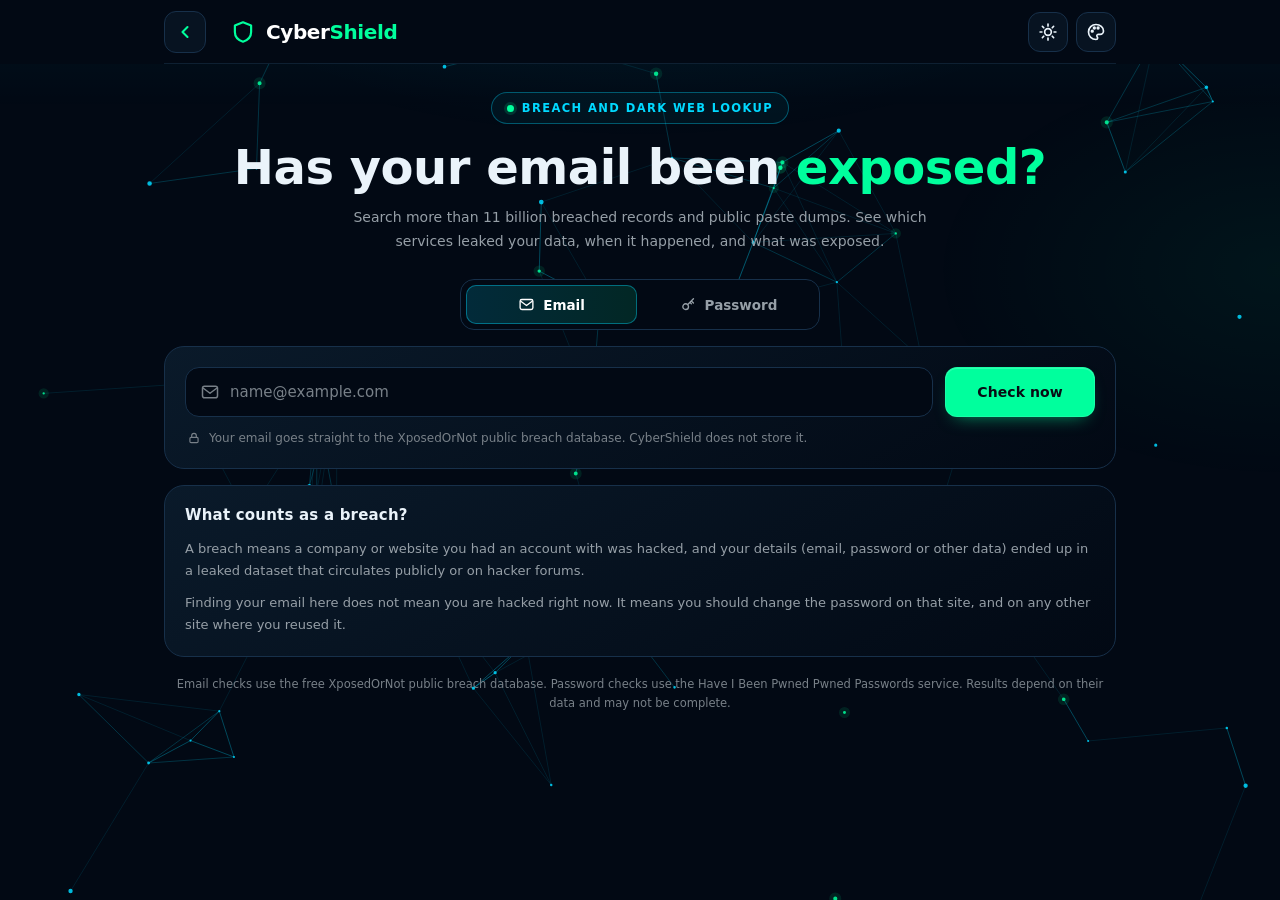
<file: breach-checker.html>
<!doctype html>
<html lang="en">
<head>
<meta charset="UTF-8">
<meta name="viewport" content="width=device-width,initial-scale=1,viewport-fit=cover">
<title>Data Breach Checker • CyberShield</title>
<meta name="theme-color" content="#020914">
<meta name="color-scheme" content="dark">

<style>
*{box-sizing:border-box}
:root{--bg:var(--cs-bg);--panel:var(--cs-surface);--panel2:var(--cs-bg);--line:var(--cs-line);--muted:var(--cs-muted);--text:var(--cs-text-strong);--green:var(--cs-accent);--cyan:var(--cs-accent-2);--amber:var(--cs-warn);--red:var(--cs-danger)}
body{margin:0;background:radial-gradient(circle at 50% -8%,rgba(var(--cs-accent-2-rgb),.09),transparent 34%),var(--cs-bg);color:var(--text);font-family:Segoe UI,Roboto,Arial,sans-serif}
.wrap{width:100%;max-width:980px;margin:auto;padding:0 14px 56px}
.top{display:flex;align-items:center;padding:14px 0;border-bottom:1px solid var(--cs-surface-3)}
.hero{text-align:center;padding:34px 6px 24px}
.badge{display:inline-flex;align-items:center;gap:8px;border:1px solid rgba(var(--cs-accent-2-rgb),.35);background:rgba(var(--cs-accent-2-rgb),.05);color:var(--cyan);border-radius:30px;padding:8px 15px;font-weight:700;font-size:11.5px;letter-spacing:1.4px}
.badge i{width:7px;height:7px;border-radius:50%;background:var(--green);box-shadow:0 0 0 3px rgba(var(--cs-accent-rgb),.15)}
h1{font-size:clamp(32px,8vw,48px);line-height:1.08;margin:18px 0 12px;letter-spacing:-1px}
h1 span{color:var(--cyan)}
.hero p{max-width:620px;margin:0 auto;color:var(--cs-muted);line-height:1.7;font-size:14px}

.panel{background:linear-gradient(150deg,var(--cs-surface-2),var(--cs-bg));border:1px solid var(--line);border-radius:20px;padding:20px;margin-top:16px}
.panel h3{margin:0 0 14px;font-size:15px;font-weight:700;letter-spacing:.2px}
.panel-sub{margin:-8px 0 14px;color:var(--muted);font-size:12.5px;line-height:1.5}

/* search */
.search-row{display:flex;gap:12px;flex-wrap:wrap}
.field{flex:1 1 240px;display:flex;align-items:center;gap:10px;background:var(--cs-bg);border:1px solid var(--cs-line);border-radius:14px;padding:0 14px;transition:border-color .2s,box-shadow .2s}
.field:focus-within{border-color:var(--cyan);box-shadow:0 0 0 3px rgba(var(--cs-accent-2-rgb),.13)}
.field svg{width:20px;height:20px;flex:none;color:var(--cs-dim);fill:none;stroke:currentColor;stroke-width:1.8;stroke-linecap:round;stroke-linejoin:round}
.field input{flex:1;min-width:0;background:transparent;border:0;color:var(--cs-text-strong);font-size:15px;padding:15px 0;outline:none;box-shadow:none!important;border-radius:0}
.field input:focus{border-color:transparent!important;box-shadow:none!important}
.field input::placeholder{color:var(--cs-dim)}
.btn{flex:0 0 auto;min-width:150px;padding:15px 24px;border-radius:10px;background:linear-gradient(90deg,var(--cs-accent-2),var(--cs-accent));color:var(--cs-on-accent);font-weight:800;border:0;cursor:pointer;font-size:14px;white-space:nowrap}
.btn:disabled{opacity:.55;cursor:not-allowed}
.hint{display:flex;gap:8px;align-items:flex-start;color:var(--cs-dim);font-size:12px;line-height:1.55;margin:12px 2px 0}
.hint svg{width:14px;height:14px;flex:none;margin-top:2px;fill:none;stroke:currentColor;stroke-width:2;stroke-linecap:round;stroke-linejoin:round}
@media(max-width:560px){.btn{width:100%;flex:1 1 100%}}

.loading{display:none;align-items:center;gap:14px;margin-top:16px;padding:14px 16px;border-radius:14px;background:var(--cs-bg);border:1px solid var(--cs-line)}
.loading.show{display:flex}
.spinner{width:26px;height:26px;border:3px solid var(--cs-line);border-top-color:var(--cyan);border-radius:50%;animation:spin .8s linear infinite;flex:none}
@keyframes spin{to{transform:rotate(360deg)}}
.loading b{display:block;font-size:13.5px}
.loading small{color:var(--muted);font-size:12px}
.error-box{display:none;margin-top:16px;padding:14px 16px;border-radius:14px;background:rgba(var(--cs-danger-rgb),.08);border:1px solid rgba(var(--cs-danger-rgb),.4);color:var(--cs-danger);font-size:13.5px;line-height:1.5}
.error-box.show{display:block}

/* result */
.result{display:none}
.result.show{display:block;animation:rise .45s cubic-bezier(.22,.8,.24,1) both}
@keyframes rise{from{opacity:0;transform:translateY(12px)}to{opacity:1;transform:none}}

.summary{display:grid;grid-template-columns:190px 1fr;gap:22px;align-items:center}
.gauge{position:relative;width:176px;height:176px;margin:auto}
.gauge svg{width:100%;height:100%;transform:rotate(-90deg)}
.gauge .trk{fill:none;stroke:var(--cs-surface-3);stroke-width:12}
.gauge .bar{fill:none;stroke-width:12;stroke-linecap:round;transition:stroke-dashoffset 1.1s cubic-bezier(.22,.8,.24,1)}
.gauge-c{position:absolute;inset:0;display:flex;flex-direction:column;align-items:center;justify-content:center}
.gauge-num{font-size:44px;font-weight:800;line-height:1}
.gauge-lab{margin-top:6px;font-size:11px;letter-spacing:1.5px;color:var(--cs-dim)}
.lvl-low{--c:var(--cs-accent);--cg:rgba(var(--cs-accent-rgb),.45);--cb:rgba(var(--cs-accent-rgb),.4);--cf:rgba(var(--cs-accent-rgb),.09)}.lvl-medium{--c:var(--cs-warn);--cg:rgba(var(--cs-warn-rgb),.45);--cb:rgba(var(--cs-warn-rgb),.4);--cf:rgba(var(--cs-warn-rgb),.09)}.lvl-high{--c:var(--cs-danger);--cg:rgba(var(--cs-danger-rgb),.45);--cb:rgba(var(--cs-danger-rgb),.4);--cf:rgba(var(--cs-danger-rgb),.09)}
.gauge .bar{stroke:var(--c);filter:drop-shadow(0 0 6px var(--cg))}
.gauge-num{color:var(--c)}
.exp-ic{width:84px;height:84px;margin:auto;border-radius:50%;display:flex;align-items:center;justify-content:center;color:var(--c);border:1px solid var(--cb);background:var(--cf);box-shadow:0 0 22px var(--cg)}
.exp-ic svg{width:40px;height:40px;fill:none;stroke:currentColor;stroke-width:1.8;stroke-linecap:round;stroke-linejoin:round}
.verdict{display:inline-flex;align-items:center;gap:8px;padding:6px 12px;border-radius:30px;font-size:11.5px;font-weight:800;letter-spacing:1.2px;color:var(--c);border:1px solid var(--cb);background:var(--cf)}
.sum-title{font-size:22px;font-weight:800;margin:12px 0 6px;letter-spacing:-.3px}
.sum-text{margin:0;color:var(--cs-muted);font-size:13.5px;line-height:1.65}
@media(max-width:620px){.summary{grid-template-columns:1fr;text-align:center}}

.stats{display:grid;grid-template-columns:repeat(4,1fr);gap:10px;margin-top:18px}
.stat{background:var(--cs-bg);border:1px solid var(--cs-surface-3);border-radius:14px;padding:14px 12px}
.stat b{display:block;font-size:22px;font-weight:800;letter-spacing:-.4px}
.stat span{display:block;margin-top:4px;font-size:11px;letter-spacing:1.1px;text-transform:uppercase;color:var(--cs-dim)}
@media(max-width:620px){.stats{grid-template-columns:repeat(2,1fr)}}

/* exposed data bars */
.dbar{display:grid;grid-template-columns:minmax(90px,150px) 1fr 34px;gap:12px;align-items:center;margin-bottom:11px}
.dbar:last-child{margin-bottom:0}
.dbar-name{font-size:13px;color:var(--cs-text);display:flex;align-items:center;gap:7px;min-width:0}
.dbar-name em{flex:none;font-style:normal;font-size:11px;font-weight:800;letter-spacing:.8px;padding:2px 6px;border-radius:20px;color:var(--red);background:rgba(var(--cs-danger-rgb),.1);border:1px solid rgba(var(--cs-danger-rgb),.3)}
.dbar-name span{overflow:hidden;text-overflow:ellipsis;white-space:nowrap}
.dtrack{height:8px;background:var(--cs-surface-3);border-radius:8px;overflow:hidden}
.dfill{height:100%;width:0;border-radius:8px;background:linear-gradient(90deg,var(--cs-accent-2-line),var(--cyan));transition:width .9s cubic-bezier(.22,.8,.24,1)}
.dfill.sens{background:linear-gradient(90deg,var(--cs-danger),var(--red))}
.dcount{text-align:right;font-size:12.5px;color:var(--cs-muted);font-variant-numeric:tabular-nums}

/* timeline */
.tl{display:flex;align-items:flex-end;gap:8px;height:150px;padding-top:8px}
.tl-col{flex:1;min-width:0;max-width:56px;height:100%;display:flex;flex-direction:column;justify-content:flex-end;align-items:center;gap:6px}
.tl-val{font-size:11px;color:var(--cs-muted)}
.tl-bar{width:100%;border-radius:7px 7px 3px 3px;background:linear-gradient(180deg,var(--cyan),var(--cs-accent-2-line));height:0;transition:height .9s cubic-bezier(.22,.8,.24,1)}
.tl-yr{font-size:11px;color:var(--cs-dim);white-space:nowrap}
.tl-scroll{overflow-x:auto;padding-bottom:4px}
.tl-scroll .tl{min-width:max-content;width:100%}

/* breach cards */
.bi{background:var(--cs-bg);border:1px solid var(--cs-surface-3);border-radius:16px;padding:16px;margin-top:12px;animation:rise .45s ease both}
.bi-head{display:flex;gap:12px;align-items:center}
.mono{flex:none;width:42px;height:42px;border-radius:12px;display:flex;align-items:center;justify-content:center;font-weight:800;font-size:17px;color:var(--cyan);background:rgba(var(--cs-accent-2-rgb),.08);border:1px solid rgba(var(--cs-accent-2-rgb),.25)}
.bi-title{min-width:0;flex:1}
.bi-name{font-weight:700;font-size:15px;overflow:hidden;text-overflow:ellipsis;white-space:nowrap}
.bi-meta{margin-top:3px;font-size:12px;color:var(--cs-dim)}
.pill{flex:none;font-size:11px;font-weight:800;letter-spacing:.8px;text-transform:uppercase;padding:5px 9px;border-radius:20px;border:1px solid}
.pill.bad{color:var(--red);background:rgba(var(--cs-danger-rgb),.09);border-color:rgba(var(--cs-danger-rgb),.35)}
.pill.warn{color:var(--amber);background:rgba(var(--cs-warn-rgb),.09);border-color:rgba(var(--cs-warn-rgb),.35)}
.pill.good{color:var(--green);background:rgba(var(--cs-accent-rgb),.08);border-color:rgba(var(--cs-accent-rgb),.3)}
.bi-desc{margin:12px 0 0;color:var(--cs-muted);font-size:13px;line-height:1.65;display:-webkit-box;-webkit-line-clamp:3;-webkit-box-orient:vertical;overflow:hidden}
.bi-desc.open{display:block;-webkit-line-clamp:unset}
.more{margin-top:8px;background:none;border:0;color:var(--cyan);font-size:12px;font-weight:700;padding:4px 0;cursor:pointer}
.tags{display:flex;gap:6px;flex-wrap:wrap;margin-top:12px}
.tag{background:var(--cs-surface-2);border:1px solid var(--cs-line);color:var(--cs-muted);border-radius:20px;padding:4px 10px;font-size:11px}
.tag.sens{color:var(--cs-danger);border-color:rgba(var(--cs-danger-rgb),.35);background:rgba(var(--cs-danger-rgb),.07)}

/* status banner (safe) */
.safe-hero{display:flex;gap:16px;align-items:center}
.safe-ic{flex:none;width:58px;height:58px;border-radius:16px;display:flex;align-items:center;justify-content:center;background:rgba(var(--cs-accent-rgb),.08);border:1px solid rgba(var(--cs-accent-rgb),.3);color:var(--green)}
.safe-ic svg{width:30px;height:30px;fill:none;stroke:currentColor;stroke-width:2;stroke-linecap:round;stroke-linejoin:round}
.safe-hero h2{margin:0 0 5px;font-size:20px;color:var(--green)}
.safe-hero p{margin:0;color:var(--cs-muted);font-size:13.5px;line-height:1.6}
.safe-hero.exposed .safe-ic{color:var(--red);background:rgba(var(--cs-danger-rgb),.08);border-color:rgba(var(--cs-danger-rgb),.3)}
.safe-hero.exposed h2{color:var(--cs-danger)}

/* actions */
.act{display:flex;gap:12px;align-items:flex-start;padding:12px 0;border-bottom:1px solid var(--cs-surface-3)}
.act:last-child{border-bottom:0;padding-bottom:0}
.act:first-of-type{padding-top:0}
.act-n{flex:none;width:26px;height:26px;border-radius:50%;display:flex;align-items:center;justify-content:center;font-size:12px;font-weight:800;color:var(--cyan);border:1px solid rgba(var(--cs-accent-2-rgb),.35);background:rgba(var(--cs-accent-2-rgb),.07)}
.act b{display:block;font-size:13.5px;margin-bottom:3px}
.act span{display:block;font-size:12.5px;color:var(--cs-muted);line-height:1.55}

.info p{margin:0 0 10px;color:var(--cs-muted);font-size:13px;line-height:1.7}
.info p:last-child{margin:0}
.disclaimer{color:var(--cs-dim);font-size:11.5px;text-align:center;margin:18px 6px 0;line-height:1.6}

/* ===== Password check tab ===== */
.seg{display:flex;gap:6px;padding:5px;margin:2px auto 0;max-width:360px;border:1px solid var(--line);border-radius:14px;background:var(--cs-bg)}
.seg-btn{flex:1;display:flex;align-items:center;justify-content:center;gap:8px;padding:11px 12px;border:0;border-radius:10px;background:transparent;color:var(--muted);font-size:13.5px;font-weight:700;cursor:pointer;transition:background .2s,color .2s,box-shadow .2s}
.seg-btn svg{width:17px;height:17px;fill:none;stroke:currentColor;stroke-width:1.9;stroke-linecap:round;stroke-linejoin:round}
.seg-btn.on{background:linear-gradient(90deg,rgba(var(--cs-accent-2-rgb),.16),rgba(var(--cs-accent-rgb),.12));color:var(--cs-text-strong);box-shadow:inset 0 0 0 1px rgba(var(--cs-accent-2-rgb),.4)}
.cs-off{display:none!important}
.field .eye{flex:none;display:flex;align-items:center;justify-content:center;width:38px;height:38px;margin-right:-8px;border:0;border-radius:10px;background:transparent;color:var(--cs-dim);cursor:pointer}
.field .eye svg{width:20px;height:20px;fill:none;stroke:currentColor;stroke-width:1.8;stroke-linecap:round;stroke-linejoin:round}
.field .eye:active{background:var(--cs-surface-3);color:var(--cyan)}
.pw-note{margin:12px 2px 0;color:var(--cs-muted);font-size:12.5px;line-height:1.6}
.pw-how{margin-top:14px;border-top:1px solid var(--cs-surface-3);padding-top:12px}
.pw-how summary{cursor:pointer;color:var(--cyan);font-size:12.5px;font-weight:700;list-style:none}
.pw-how summary::-webkit-details-marker{display:none}
.pw-how ol{margin:10px 0 0;padding-left:20px;color:var(--cs-muted);font-size:12.5px;line-height:1.7}
.pw-how p{margin:10px 0 0;color:var(--cs-dim);font-size:12px;line-height:1.6}
</style>
<style id="cs-shared">
*{-webkit-tap-highlight-color:transparent!important}
a,button,input,textarea,select,label,[role=button]{outline:none!important;-webkit-tap-highlight-color:transparent!important;-webkit-touch-callout:none}
*:focus,*:focus-visible,*:active{outline:none!important}
body{-webkit-user-select:none;user-select:none;-webkit-touch-callout:none}
input,textarea,[contenteditable],pre,code{-webkit-user-select:text;user-select:text}
::selection{background:rgba(var(--cs-accent-2-rgb),.28);color:inherit}
.cs-back{width:42px;height:42px;flex:0 0 42px;border:1px solid var(--cs-line);border-radius:10px;background:var(--cs-surface);color:var(--cs-accent-2);display:inline-flex;align-items:center;justify-content:center;text-decoration:none;cursor:pointer;box-sizing:border-box}
.cs-back:active{background:var(--cs-surface-3);border-color:var(--cs-accent-2)}
.top>.cs-back,nav>.cs-back,header>.cs-back{margin-right:12px}
.top.cs-has-back .logo,nav.cs-has-back .logo{margin-right:auto}
.cs-back-abs{position:absolute;left:0;top:0}

/* CyberShield unified header */
.cs-brand{display:flex;align-items:center;gap:0;margin-right:auto;white-space:nowrap;font-size:24px;font-weight:800;line-height:1;color:var(--cs-text-strong);letter-spacing:0;text-decoration:none}
.cs-brand span{color:var(--cs-accent)}
.cs-brand .cs-shield{font-style:normal;font-size:24px;line-height:1;margin-right:8px}
.cs-multi{flex-wrap:wrap;gap:0}
.cs-multi .pill{margin-left:8px;flex:0 0 auto}
.cs-multi>.cs-titleblock{flex:1 0 100%;margin-top:12px}
</style>
<style id="ui-polish">
/* UI polish: smooth touch feedback, consistent spacing (built into this page) */
html{scroll-behavior:smooth}
body{animation:ui-in .3s ease both}
body.ui-leave{opacity:0;transition:opacity .14s ease}
@keyframes ui-in{from{opacity:0;transform:translateY(6px)}to{opacity:1;transform:none}}
button,a,label,input,select,textarea,summary{touch-action:manipulation}
.top{position:sticky;top:0;z-index:60;background:rgba(var(--cs-bg-rgb),.94);-webkit-backdrop-filter:blur(10px);backdrop-filter:blur(10px);box-shadow:0 0 0 100vmax rgba(var(--cs-bg-rgb),.94);clip-path:inset(0 -100vmax)}
.cs-back{position:relative;overflow:hidden;border-radius:12px!important;transition:transform .15s ease,background .2s,border-color .2s!important}
.cs-back:active{transform:scale(.92)!important}
.wrap>*,.container>*{animation:ui-rise .42s cubic-bezier(.22,.8,.24,1) both}
.wrap>*:nth-child(2),.container>*:nth-child(2){animation-delay:.04s}
.wrap>*:nth-child(3),.container>*:nth-child(3){animation-delay:.08s}
.wrap>*:nth-child(n+4),.container>*:nth-child(n+4){animation-delay:.12s}
.wrap>.top,.container>.header{animation:none}
@keyframes ui-rise{from{opacity:0;transform:translateY(10px)}to{opacity:1;transform:none}}
button,.btn,.choose-file,.file-label,.select-btn,.scan-button,.manual-btn,.sample-btn,.analyze-btn,.mini{
  position:relative;overflow:hidden;
  transition:transform .15s ease,filter .2s,background .2s,border-color .2s,opacity .2s!important}
button:active,.btn:active,.choose-file:active,.file-label:active,.select-btn:active,.scan-button:active,.manual-btn:active,.sample-btn:active,.analyze-btn:active,.mini:active{transform:scale(.97)!important;filter:brightness(.93)}
button:disabled{opacity:.55}
input:not([type=checkbox]):not([type=radio]):not([type=file]),select,textarea{transition:border-color .2s,box-shadow .2s}
input:focus,select:focus,textarea:focus{border-color:var(--cs-accent-2)!important;box-shadow:0 0 0 3px rgba(var(--cs-accent-2-rgb),.14)!important}
.card,.panel,.stat,.kpi,.risk-box,.tile,.breach-item,.file-item,.item{transition:border-color .2s,transform .2s ease}
.results.show,.result.show{animation:ui-rise .45s cubic-bezier(.22,.8,.24,1) both}
.ui-busy{pointer-events:none}
.ui-busy::before{content:"";display:inline-block;vertical-align:-2px;width:13px;height:13px;margin-right:8px;border:2px solid currentColor;border-right-color:transparent;border-radius:50%;animation:ui-spin .7s linear infinite}
@keyframes ui-spin{to{transform:rotate(360deg)}}
.ui-ripple{position:absolute;border-radius:50%;pointer-events:none;background:rgba(var(--cs-ink-rgb),.22);transform:scale(0);animation:ui-rip .5s ease-out forwards}
@keyframes ui-rip{to{transform:scale(1);opacity:0}}
@media(prefers-reduced-motion:reduce){*,*::before,*::after{animation-duration:.01ms!important;transition-duration:.01ms!important}}
</style>
<style id="cs-unified-header">
/* CyberShield unified header: same logo as the home "Cyber Safety Center" page */
.cs-brand{display:flex;align-items:center;gap:10px;margin-right:auto;white-space:nowrap;font-size:22px;font-weight:800;line-height:1;letter-spacing:-.2px;color:var(--cs-text-strong);text-decoration:none}
.cs-brand span{color:var(--cs-accent)}
.cs-brand .cs-shield{width:28px;height:28px;flex:none;margin:0;color:var(--cs-accent);font-size:0}
.cs-multi{flex-wrap:nowrap!important}
.cs-titleblock{flex:none!important;margin:16px 0 6px!important}
.top.cs-bar{display:flex;align-items:center;gap:12px;padding:calc(14px + env(safe-area-inset-top,0px)) 0 14px;border-bottom:1px solid var(--cs-line)}
@media(max-width:360px){.cs-brand{font-size:20px}.cs-brand .cs-shield{width:24px;height:24px}}
[hidden]{display:none!important}
</style>
<script>/* CyberShield theme engine. Runs in <head> so the right colours are set before first paint. */
(function () {
  var KEY_MODE = 'cs_mode', KEY_CUSTOM = 'cs_custom';
  var root = document.documentElement;
  var DEFAULT_CUSTOM = { bg: '#07131f', accent: '#38bdf8' };

  function ls(k, v) {
    try { if (v === undefined) return localStorage.getItem(k); localStorage.setItem(k, v); } catch (e) {}
    return null;
  }

  /* ---------- colour maths ---------- */
  function hex2rgb(h) {
    h = String(h || '').replace('#', '');
    if (h.length === 3) h = h[0] + h[0] + h[1] + h[1] + h[2] + h[2];
    if (!/^[0-9a-f]{6}$/i.test(h)) return null;
    return [parseInt(h.substr(0, 2), 16), parseInt(h.substr(2, 2), 16), parseInt(h.substr(4, 2), 16)];
  }
  function rgb2hex(c) {
    return '#' + c.map(function (v) {
      v = Math.max(0, Math.min(255, Math.round(v)));
      return (v < 16 ? '0' : '') + v.toString(16);
    }).join('');
  }
  function mix(a, b, t) { return [a[0] + (b[0] - a[0]) * t, a[1] + (b[1] - a[1]) * t, a[2] + (b[2] - a[2]) * t]; }
  function lum(c) {
    var f = c.map(function (v) { v /= 255; return v <= 0.03928 ? v / 12.92 : Math.pow((v + 0.055) / 1.055, 2.4); });
    return 0.2126 * f[0] + 0.7152 * f[1] + 0.0722 * f[2];
  }
  function contrast(a, b) {
    var l1 = lum(a), l2 = lum(b);
    if (l1 < l2) { var t = l1; l1 = l2; l2 = t; }
    return (l1 + 0.05) / (l2 + 0.05);
  }
  function rgb2hsl(c) {
    var r = c[0] / 255, g = c[1] / 255, b = c[2] / 255, mx = Math.max(r, g, b), mn = Math.min(r, g, b);
    var h = 0, s = 0, l = (mx + mn) / 2, d = mx - mn;
    if (d) {
      s = l > 0.5 ? d / (2 - mx - mn) : d / (mx + mn);
      if (mx === r) h = (g - b) / d + (g < b ? 6 : 0);
      else if (mx === g) h = (b - r) / d + 2;
      else h = (r - g) / d + 4;
      h *= 60;
    }
    return [h, s, l];
  }
  function hsl2rgb(h, s, l) {
    h = ((h % 360) + 360) % 360;
    var c = (1 - Math.abs(2 * l - 1)) * s, x = c * (1 - Math.abs((h / 60) % 2 - 1)), m = l - c / 2, r = 0, g = 0, b = 0;
    if (h < 60) { r = c; g = x; } else if (h < 120) { r = x; g = c; } else if (h < 180) { g = c; b = x; }
    else if (h < 240) { g = x; b = c; } else if (h < 300) { r = x; b = c; } else { r = c; b = x; }
    return [(r + m) * 255, (g + m) * 255, (b + m) * 255];
  }
  /* Nudge a colour lighter or darker until it reads on the background. */
  function readable(color, bg, min) {
    var hsl = rgb2hsl(color), light = lum(bg) > 0.4, l = hsl[2], i = 0, c = color;
    while (contrast(c, bg) < min && i++ < 40) {
      l += light ? -0.02 : 0.02;
      l = Math.max(0.04, Math.min(0.96, l));
      c = hsl2rgb(hsl[0], hsl[1], l);
    }
    return c;
  }
  function list(c) { return Math.round(c[0]) + ',' + Math.round(c[1]) + ',' + Math.round(c[2]); }

  /* ---------- palettes ---------- */
  var DARK = { bg: '#020914', accent: '#00ff9d', accent2: '#00d9ff', danger: '#fb7185', warn: '#fbbf24', orange: '#fb923c' };
  var LIGHT = { bg: '#f1f4f8', accent: '#047857', accent2: '#0369a1', danger: '#e11d48', warn: '#b45309', orange: '#c2410c' };

  function derive(mode, custom) {
    var seed, light, bg, acc, acc2, dang, warn, orange;
    if (mode === 'light') { seed = LIGHT; light = true; }
    else if (mode === 'custom') { seed = null; }
    else { seed = DARK; light = false; }

    if (seed) {
      bg = hex2rgb(seed.bg); acc = hex2rgb(seed.accent); acc2 = hex2rgb(seed.accent2);
      dang = hex2rgb(seed.danger); warn = hex2rgb(seed.warn); orange = hex2rgb(seed.orange);
    } else {
      bg = hex2rgb(custom.bg) || hex2rgb(DEFAULT_CUSTOM.bg);
      acc = hex2rgb(custom.accent) || hex2rgb(DEFAULT_CUSTOM.accent);
      light = lum(bg) > 0.4;
      var base = light ? LIGHT : DARK;
      var h = rgb2hsl(acc);
      acc2 = hsl2rgb(h[0] + 40, Math.min(0.75, Math.max(0.45, h[1])), light ? 0.36 : 0.62);
      dang = hex2rgb(base.danger); warn = hex2rgb(base.warn); orange = hex2rgb(base.orange);
    }

    var white = [255, 255, 255], ink = light ? [15, 23, 42] : [255, 255, 255];
    var t = {};
    t.bg = bg;
    if (light) {
      t.surface = mix(bg, white, 0.82);
      t.surface2 = mix(bg, white, 0.45);
      t.surface3 = mix(bg, ink, 0.05);
      t.inset = mix(bg, ink, 0.035);
      t.line = mix(bg, ink, 0.14);
      t.lineStrong = mix(bg, ink, 0.26);
      t.lineSoft = mix(bg, ink, 0.08);
      t.text = mix(ink, bg, 0.04);
      t.textStrong = [11, 18, 32];
    } else {
      t.surface = mix(bg, ink, 0.045);
      t.surface2 = mix(bg, ink, 0.08);
      t.surface3 = mix(bg, ink, 0.12);
      t.inset = mix(bg, [0, 0, 0], 0.35);
      t.line = mix(bg, ink, 0.14);
      t.lineStrong = mix(bg, ink, 0.25);
      t.lineSoft = mix(bg, ink, 0.08);
      t.text = mix(ink, bg, 0.05);
      t.textStrong = [255, 255, 255];
    }
    if (mode === 'dark') {   /* default navy look */
      t.surface = [7, 19, 33]; t.surface2 = [10, 26, 42]; t.surface3 = [15, 35, 56]; t.inset = [4, 12, 23];
      t.line = [23, 48, 74]; t.lineStrong = [32, 66, 100]; t.lineSoft = [14, 32, 50]; t.text = [234, 243, 250];
    }
    var surf = t.surface;
    t.muted = readable(mix(t.text, bg, 0.36), surf, 5);
    t.dim = readable(mix(t.text, bg, 0.55), surf, 3.6);

    function family(c, key) {
      var full = readable(c, t.surface3, 3.2);   /* worst-case surface, so text reads on every card shade */
      t[key] = full;
      t[key + 'Bg'] = mix(bg, full, light ? 0.12 : 0.14);
      t[key + 'Line'] = mix(bg, full, light ? 0.38 : 0.42);
    }
    family(acc, 'accent'); family(acc2, 'accent2'); family(dang, 'danger'); family(warn, 'warn'); family(orange, 'orange');
    var cw = contrast([255, 255, 255], t.accent), cd = contrast([8, 12, 20], t.accent);
    t.onAccent = (cw >= 4.5 || cw >= cd) ? [255, 255, 255] : [8, 12, 20];
    t.onSolid = [255, 255, 255];
    t.light = light;
    t.ink = ink;
    t.shadow = light ? [15, 23, 42] : [0, 0, 0];
    return t;
  }

  function paint(t) {
    var s = root.style, H = rgb2hex;
    var set = function (k, v) { s.setProperty('--cs-' + k, v); };
    set('bg', H(t.bg)); set('bg-rgb', list(t.bg));
    set('surface', H(t.surface)); set('surface-2', H(t.surface2)); set('surface-3', H(t.surface3));
    set('inset', H(t.inset)); set('line', H(t.line)); set('line-strong', H(t.lineStrong)); set('line-soft', H(t.lineSoft));
    set('text', H(t.text)); set('text-strong', H(t.textStrong)); set('muted', H(t.muted)); set('dim', H(t.dim));
    ['accent', 'accent2', 'danger', 'warn', 'orange'].forEach(function (k) {
      var n = k === 'accent2' ? 'accent-2' : k;
      set(n, H(t[k])); set(n + '-rgb', list(t[k])); set(n + '-bg', H(t[k + 'Bg'])); set(n + '-line', H(t[k + 'Line']));
    });
    set('on-accent', H(t.onAccent)); set('on-solid', H(t.onSolid));
    set('ink-rgb', list(t.ink)); set('shadow-rgb', list(t.shadow));
    set('scrim', t.light ? 'rgba(15,23,42,.45)' : 'rgba(0,0,0,.62)');
    root.setAttribute('data-cs-scheme', t.light ? 'light' : 'dark');
    var meta = document.querySelector('meta[name="theme-color"]');
    if (meta) meta.setAttribute('content', H(t.bg));
    var cs = document.querySelector('meta[name="color-scheme"]');
    if (cs) cs.setAttribute('content', t.light ? 'light' : 'dark');
    root.style.colorScheme = t.light ? 'light' : 'dark';
  }

  /* ---------- state ---------- */
  var state = { mode: 'dark', custom: { bg: DEFAULT_CUSTOM.bg, accent: DEFAULT_CUSTOM.accent } };
  (function load() {
    var m = ls(KEY_MODE);
    if (m === 'light' || m === 'dark' || m === 'custom') state.mode = m;
    try {
      var c = JSON.parse(ls(KEY_CUSTOM) || 'null');
      if (c && hex2rgb(c.bg) && hex2rgb(c.accent)) state.custom = { bg: c.bg, accent: c.accent };
    } catch (e) {}
  })();

  var pending = 0;
  function apply(animate) {
    if (animate) {
      root.classList.add('cs-theming');
      clearTimeout(pending);
      pending = setTimeout(function () { root.classList.remove('cs-theming'); }, 480);
    }
    paint(derive(state.mode, state.custom));
    try { window.dispatchEvent(new CustomEvent('cs-theme', { detail: { mode: state.mode } })); } catch (e) {}
  }

  window.CS = {
    state: state,
    hex2rgb: hex2rgb, rgb2hex: rgb2hex, rgb2hsl: rgb2hsl, hsl2rgb: hsl2rgb,
    setMode: function (m) { state.mode = m; ls(KEY_MODE, m); apply(true); },
    setCustom: function (bg, accent, animate) {
      if (bg && hex2rgb(bg)) state.custom.bg = rgb2hex(hex2rgb(bg));
      if (accent && hex2rgb(accent)) state.custom.accent = rgb2hex(hex2rgb(accent));
      ls(KEY_CUSTOM, JSON.stringify(state.custom));
      if (state.mode === 'custom') apply(animate !== false);
    },
    toggle: function () {
      var light = root.getAttribute('data-cs-scheme') === 'light';
      CS.setMode(light ? 'dark' : 'light');
    },
    isLight: function () { return root.getAttribute('data-cs-scheme') === 'light'; },
    /* Read a token as a plain colour string, for <canvas> code (canvas cannot read var()). */
    c: function (name, alpha) {
      var v = getComputedStyle(root).getPropertyValue('--cs-' + name).trim();
      if (alpha === undefined) return v;
      var r = hex2rgb(v); return r ? 'rgba(' + list(r) + ',' + alpha + ')' : v;
    }
  };
  apply(false);
})();
</script>
<script>/* CyberShield appearance UI. Builds the header buttons and the Appearance sheet. */
(function () {
  var CS = window.CS; if (!CS) return;
  var root = document.documentElement;
  var SUN = '<svg class="i-sun" viewBox="0 0 24 24" fill="none" stroke="currentColor" stroke-width="2" stroke-linecap="round" aria-hidden="true"><circle cx="12" cy="12" r="4"/><path d="M12 2.5v2.2M12 19.3v2.2M2.5 12h2.2M19.3 12h2.2M5.3 5.3l1.6 1.6M17.1 17.1l1.6 1.6M18.7 5.3l-1.6 1.6M6.9 17.1l-1.6 1.6"/></svg>';
  var MOON = '<svg class="i-moon" viewBox="0 0 24 24" fill="none" stroke="currentColor" stroke-width="2" stroke-linecap="round" stroke-linejoin="round" aria-hidden="true"><path d="M20 14.5A8 8 0 0 1 9.5 4 8 8 0 1 0 20 14.5Z"/></svg>';
  var PALETTE = '<svg viewBox="0 0 24 24" fill="none" stroke="currentColor" stroke-width="2" stroke-linecap="round" stroke-linejoin="round" aria-hidden="true"><path d="M12 3a9 9 0 1 0 0 18c1.2 0 2-.8 2-1.8 0-.5-.2-.9-.5-1.3-.3-.4-.5-.8-.5-1.3 0-1 .8-1.8 1.8-1.8H17a4 4 0 0 0 4-4C21 6.6 17 3 12 3Z"/><circle cx="7.5" cy="11" r="1" fill="currentColor"/><circle cx="10" cy="7.2" r="1" fill="currentColor"/><circle cx="14.5" cy="7.2" r="1" fill="currentColor"/></svg>';
  var CLOSE = '<svg viewBox="0 0 24 24" fill="none" stroke="currentColor" stroke-width="2.4" stroke-linecap="round" aria-hidden="true"><path d="M6 6l12 12M18 6 6 18"/></svg>';

  var PRESETS = [
    { n: 'Ocean',  bg: '#07131f', a: '#38bdf8' },
    { n: 'Violet', bg: '#110d1f', a: '#a78bfa' },
    { n: 'Forest', bg: '#0a130f', a: '#4ade80' },
    { n: 'Rose',   bg: '#170c12', a: '#fb7185' },
    { n: 'Amber',  bg: '#14100a', a: '#fbbf24' },
    { n: 'Black',  bg: '#000000', a: '#34d399' },
    { n: 'Paper',  bg: '#f6f3ec', a: '#0f766e' },
    { n: 'Mist',   bg: '#eaeff6', a: '#4f46e5' }
  ];
  var BG_SW = ['#07131f', '#0a1017', '#110d1f', '#0a130f', '#170c12', '#000000', '#f6f3ec', '#eaeff6'];
  var AC_SW = ['#34d399', '#38bdf8', '#a78bfa', '#f472b6', '#fb7185', '#fb923c', '#fbbf24', '#2dd4bf'];

  function el(tag, cls, html) { var e = document.createElement(tag); if (cls) e.className = cls; if (html != null) e.innerHTML = html; return e; }

  /* ---------- header buttons ---------- */
  function mountHeader() {
    if (document.querySelector('.csx-hbar')) return;
    var bar = el('div', 'csx-hbar');
    var tgl = el('button', 'csx-hbtn', SUN + MOON);
    tgl.type = 'button'; tgl.setAttribute('aria-label', 'Switch between light and dark');
    tgl.addEventListener('click', function () { CS.toggle(); });
    var pal = el('button', 'csx-hbtn', PALETTE);
    pal.type = 'button'; pal.setAttribute('aria-label', 'Appearance settings');
    pal.addEventListener('click', openSheet);
    bar.appendChild(tgl); bar.appendChild(pal);
    var head = document.querySelector('header.top, .top, nav.cs-has-back, nav');
    if (head) head.appendChild(bar);
    else { bar.className += ' csx-hfloat'; document.body.appendChild(bar); }
  }

  /* ---------- appearance sheet ---------- */
  var sheet, ov, built = false, ui = {};

  function build() {
    if (built) return; built = true;
    ov = el('div', 'csx-ov'); ov.addEventListener('click', closeSheet);
    sheet = el('div', 'csx-sheet');
    sheet.setAttribute('role', 'dialog'); sheet.setAttribute('aria-modal', 'true'); sheet.setAttribute('aria-label', 'Appearance');
    sheet.innerHTML =
      '<div class="csx-grab"></div>' +
      '<div class="csx-sh-head"><div class="csx-sh-title">Appearance</div><button type="button" class="csx-sh-x" aria-label="Close">' + CLOSE + '</button></div>' +
      '<p class="csx-sh-sub">Choose how CyberShield looks. Your choice is saved on this phone.</p>' +
      '<div class="csx-seg" role="group" aria-label="Theme"><span class="csx-seg-thumb"></span>' +
        '<button type="button" data-m="light" aria-pressed="false">' + SUN.replace('class="i-sun"', '') + 'Light</button>' +
        '<button type="button" data-m="dark" aria-pressed="false">' + MOON.replace('class="i-moon"', '') + 'Dark</button>' +
        '<button type="button" data-m="custom" aria-pressed="false">' + PALETTE + 'Custom</button>' +
      '</div>' +
      '<div class="csx-custom"><div class="csx-lab">Start from a preset</div><div class="csx-presets"></div>' +
        '<div class="csx-ctl" data-k="bg"><div class="csx-lab">Background <small>Cards and text adjust to it</small></div></div>' +
        '<div class="csx-ctl" data-k="accent"><div class="csx-lab">Accent <small>Buttons, icons and highlights</small></div></div>' +
        '<button type="button" class="csx-reset">Reset custom colours</button>' +
      '</div>';
    sheet.querySelector('.csx-sh-x').addEventListener('click', closeSheet);
    ui.seg = sheet.querySelector('.csx-seg'); ui.thumb = sheet.querySelector('.csx-seg-thumb');
    ui.custom = sheet.querySelector('.csx-custom'); ui.presets = sheet.querySelector('.csx-presets');
    [].forEach.call(ui.seg.querySelectorAll('button'), function (b) {
      b.addEventListener('click', function () { CS.setMode(b.getAttribute('data-m')); sync(); });
    });
    PRESETS.forEach(function (p, i) {
      var b = el('button', 'csx-preset', '<span class="csx-dot" style="background:' + p.bg + '"><i style="background:' + p.a + '"></i></span>' + p.n);
      b.type = 'button';
      b.addEventListener('click', function () { CS.state.mode !== 'custom' && CS.setMode('custom'); CS.setCustom(p.bg, p.a); sync(); });
      ui.presets.appendChild(b);
    });
    ui.ctl = { bg: control(sheet.querySelector('[data-k=bg]'), 'bg', BG_SW), accent: control(sheet.querySelector('[data-k=accent]'), 'accent', AC_SW) };
    sheet.querySelector('.csx-reset').addEventListener('click', function () { CS.setCustom('#07131f', '#38bdf8'); sync(); });
    document.body.appendChild(ov); document.body.appendChild(sheet);
    document.addEventListener('keydown', function (e) { if (e.key === 'Escape') closeSheet(); });
  }

  /* One colour control: preview + hex + swatches + 3 sliders. */
  function control(box, key, swatches) {
    var row = el('div', 'csx-row');
    var prev = el('div', 'csx-prev'); var hex = el('input', 'csx-hex'); hex.type = 'text'; hex.maxLength = 7; hex.spellcheck = false;
    hex.setAttribute('aria-label', key + ' colour hex');
    row.appendChild(prev); row.appendChild(hex); box.appendChild(row);
    var sw = el('div', 'csx-swatches'); box.appendChild(sw);
    swatches.forEach(function (c) {
      var b = el('button', 'csx-sw'); b.type = 'button'; b.style.background = c; b.setAttribute('aria-label', c); b.setAttribute('data-c', c);
      b.addEventListener('click', function () { commit(c); }); sw.appendChild(b);
    });
    var sl = {};
    [['h', 'Hue', 0, 360], ['s', 'Intensity', 0, 100], ['l', 'Brightness', 0, 100]].forEach(function (d) {
      var r = el('label', 'csx-sl'); r.appendChild(document.createTextNode(d[1]));
      var i = el('input'); i.type = 'range'; i.min = d[2]; i.max = d[3]; i.step = 1; i.setAttribute('aria-label', key + ' ' + d[1]);
      r.appendChild(i); box.appendChild(r); sl[d[0]] = i;
      i.addEventListener('input', function () {
        var c = CS.rgb2hex(CS.hsl2rgb(+sl.h.value, +sl.s.value / 100, +sl.l.value / 100));
        commit(c, true);
      });
    });
    hex.addEventListener('input', function () {
      var v = hex.value.trim(); if (v[0] !== '#') v = '#' + v;
      if (CS.hex2rgb(v) && (v.length === 7 || v.length === 4)) { hex.classList.remove('bad'); commit(CS.rgb2hex(CS.hex2rgb(v)), false, true); }
      else hex.classList.add('bad');
    });
    function commit(c, fromSlider, fromHex) {
      CS.state.mode !== 'custom' && CS.setMode('custom');
      CS.setCustom(key === 'bg' ? c : null, key === 'accent' ? c : null, false);
      paintCtl(fromSlider, fromHex);
    }
    function paintCtl(fromSlider, fromHex) {
      var c = CS.state.custom[key], rgb = CS.hex2rgb(c), hsl = CS.rgb2hsl(rgb);
      prev.style.background = c;
      if (!fromHex) { hex.value = c.toUpperCase(); hex.classList.remove('bad'); }
      if (!fromSlider) { sl.h.value = Math.round(hsl[0]); sl.s.value = Math.round(hsl[1] * 100); sl.l.value = Math.round(hsl[2] * 100); }
      var h = Math.round(hsl[0]), s = hsl[1], l = hsl[2], H = CS.rgb2hex, R = CS.hsl2rgb;
      sl.h.style.setProperty('--trk', 'linear-gradient(90deg,' + [0, 60, 120, 180, 240, 300, 360].map(function (x) { return H(R(x, Math.max(s, .5), .5)); }).join(',') + ')');
      sl.s.style.setProperty('--trk', 'linear-gradient(90deg,' + H(R(h, 0, l)) + ',' + H(R(h, 1, l)) + ')');
      sl.l.style.setProperty('--trk', 'linear-gradient(90deg,#000,' + H(R(h, s, .5)) + ',#fff)');
      [sl.h, sl.s, sl.l].forEach(function (x) { x.style.setProperty('--thumb', c); });
      [].forEach.call(sw.children, function (b) { b.classList.toggle('sel', b.getAttribute('data-c').toLowerCase() === c.toLowerCase()); });
    }
    return { paint: paintCtl };
  }

  function sync() {
    if (!built) return;
    var m = CS.state.mode, idx = { light: 0, dark: 1, custom: 2 }[m];
    ui.thumb.style.transform = 'translateX(' + (idx * 100) + '%)';
    [].forEach.call(ui.seg.querySelectorAll('button'), function (b) { b.setAttribute('aria-pressed', b.getAttribute('data-m') === m ? 'true' : 'false'); });
    ui.custom.classList.toggle('on', m === 'custom');
    ui.ctl.bg.paint(); ui.ctl.accent.paint();
    var c = CS.state.custom;
    [].forEach.call(ui.presets.children, function (b, i) { b.classList.toggle('sel', m === 'custom' && PRESETS[i].bg === c.bg.toLowerCase() && PRESETS[i].a === c.accent.toLowerCase()); });
  }

  function openSheet() {
    build(); sync();
    document.body.classList.add('csx-lock');
    requestAnimationFrame(function () { requestAnimationFrame(function () { ov.classList.add('on'); sheet.classList.add('on'); }); });
  }
  function closeSheet() {
    if (!built) return;
    ov.classList.remove('on'); sheet.classList.remove('on'); document.body.classList.remove('csx-lock');
  }
  CS.openAppearance = openSheet; CS.closeAppearance = closeSheet;
  window.addEventListener('cs-theme', function () { if (built) sync(); });

  /* ---------- smooth page-to-page navigation ---------- */
  document.addEventListener('click', function (e) {
    if (e.defaultPrevented || e.button || e.metaKey || e.ctrlKey || e.shiftKey) return;
    var a = e.target.closest && e.target.closest('a[href]');
    if (!a || a.target || a.hasAttribute('download')) return;
    var h = a.getAttribute('href') || '';
    if (!/^[\w-]+\.html([?#].*)?$/.test(h)) return;
    e.preventDefault(); root.classList.add('cs-leaving');
    setTimeout(function () { location.href = a.href; }, 140);
  }, true);
  window.addEventListener('pageshow', function () { root.classList.remove('cs-leaving'); });

  if (document.readyState === 'loading') document.addEventListener('DOMContentLoaded', mountHeader); else mountHeader();
})();
</script>
<style id="cs-ds">
/* ==========================================================
   CyberShield design system
   One layer, loaded last. All colours come from --cs-* tokens,
   which the theme engine sets for Light, Dark and Custom.
   ========================================================== */
:root{
  --cs-bg:#020914;--cs-bg-rgb:2,9,20;--cs-surface:#071321;--cs-surface-2:#0a1a2a;--cs-surface-3:#0f2338;
  --cs-inset:#040c17;--cs-line:#17304a;--cs-line-strong:#204264;--cs-line-soft:#0e2032;
  --cs-text:#eaf3fa;--cs-text-strong:#ffffff;--cs-muted:#969fa7;--cs-dim:#6a727b;
  --cs-accent:#00ff9d;--cs-accent-rgb:0,255,157;--cs-accent-bg:#022b27;--cs-accent-line:#01704e;
  --cs-accent-2:#00d9ff;--cs-accent-2-rgb:0,217,255;--cs-accent-2-bg:#022635;--cs-accent-2-line:#016077;
  --cs-danger:#fb7185;--cs-danger-rgb:251,113,133;--cs-danger-bg:#251824;--cs-danger-line:#6b3543;
  --cs-warn:#fbbf24;--cs-warn-rgb:251,191,36;--cs-warn-bg:#252216;--cs-warn-line:#6b551b;
  --cs-orange:#fb923c;--cs-orange-rgb:251,146,60;--cs-orange-bg:#251c1a;--cs-orange-line:#6b4325;
  --cs-on-accent:#080c14;--cs-on-solid:#ffffff;--cs-ink-rgb:255,255,255;--cs-shadow-rgb:0,0,0;--cs-scrim:rgba(0,0,0,.62);
  --cs-r-sm:10px;--cs-r:14px;--cs-r-lg:18px;
  --cs-ease:cubic-bezier(.22,.8,.3,1);
  --cs-font:system-ui,-apple-system,"Segoe UI",Roboto,"Helvetica Neue",Arial,sans-serif;
  --cs-shadow-1:0 1px 2px rgba(var(--cs-shadow-rgb),.18),0 4px 14px -6px rgba(var(--cs-shadow-rgb),.28);
  --cs-shadow-2:0 2px 4px rgba(var(--cs-shadow-rgb),.16),0 14px 34px -12px rgba(var(--cs-shadow-rgb),.4);
}
:root{--bg:var(--cs-bg);--panel:var(--cs-surface);--panel2:var(--cs-inset);--line:var(--cs-line);--muted:var(--cs-muted);--text:var(--cs-text);--green:var(--cs-accent);--cyan:var(--cs-accent-2);--amber:var(--cs-warn);--red:var(--cs-danger)}

/* ---------- Base ---------- */
html{background:var(--cs-bg);color-scheme:dark;-webkit-text-size-adjust:100%;text-size-adjust:100%}
html[data-cs-scheme=light]{color-scheme:light}
body{font-family:var(--cs-font);color:var(--cs-text);background-color:var(--cs-bg);
  -webkit-font-smoothing:antialiased;text-rendering:optimizeLegibility;overscroll-behavior-y:none}
input,button,select,textarea{font-family:inherit}
img,svg,canvas,video{max-width:100%}
button,a,label,[role=button]{-webkit-tap-highlight-color:transparent}
::selection{background:rgba(var(--cs-accent-rgb),.3)}
:focus{outline:none}
:focus-visible{outline:2px solid var(--cs-accent-2);outline-offset:2px;border-radius:8px}
::-webkit-scrollbar{width:8px;height:8px}
::-webkit-scrollbar-thumb{background:var(--cs-line-strong);border-radius:8px}
::-webkit-scrollbar-track{background:transparent}
h1,h2,h3{letter-spacing:-.01em}
p{text-wrap:pretty}

/* ---------- Header (same on every page) ---------- */
.top,nav.cs-has-back{
  position:sticky;top:0;z-index:60;
  display:flex;align-items:center;gap:12px;min-height:64px;
  background:var(--cs-bg)!important;-webkit-backdrop-filter:none!important;backdrop-filter:none!important;
  border-bottom:1px solid var(--cs-line-soft)!important;
}
.wrap>.top,.container>.top{
  padding-top:10px!important;padding-bottom:10px!important;
  box-shadow:0 0 0 100vmax var(--cs-bg)!important;clip-path:inset(0 -100vmax);
}
nav.cs-has-back{height:auto!important;padding:10px 6%!important;justify-content:flex-start!important}
.top .tagline{display:none!important}
.back,.cs-back,.menu-button{
  width:42px!important;height:42px!important;flex:0 0 42px!important;padding:0;
  display:inline-flex;align-items:center;justify-content:center;
  background:var(--cs-surface)!important;color:var(--cs-accent)!important;
  border:1px solid var(--cs-line)!important;border-radius:12px!important;
  text-decoration:none;cursor:pointer;
  transition:background-color .2s var(--cs-ease),border-color .2s var(--cs-ease),transform .15s var(--cs-ease)!important;
}
.back:active,.cs-back:active,.menu-button:active{transform:scale(.94)!important;background:var(--cs-surface-2)!important}
.cs-brand,.logo{display:flex;align-items:center;gap:10px;margin-right:auto;white-space:nowrap;
  font-size:20px;font-weight:750;line-height:1;letter-spacing:-.02em;color:var(--cs-text-strong);text-decoration:none}
.cs-brand .cs-word{display:inline-block;font:inherit;letter-spacing:inherit;color:inherit}
.cs-brand span,.logo span{color:var(--cs-accent)}
.cs-brand .cs-shield,.cs-brand .cs-sh,.logo svg{width:26px;height:26px;flex:none;margin:0;color:var(--cs-accent)}
.csx-hbar{display:flex;gap:8px;flex:none;margin-left:auto}
.cs-brand+.csx-hbar,.logo+.csx-hbar{margin-left:0}
.csx-hbtn{position:relative;width:40px;height:40px;padding:0;display:grid;place-items:center;flex:none;
  color:var(--cs-text);background:var(--cs-surface);border:1px solid var(--cs-line);border-radius:12px;cursor:pointer;
  transition:background-color .2s var(--cs-ease),border-color .2s var(--cs-ease),transform .15s var(--cs-ease)}
.csx-hbtn:active{transform:scale(.92);background:var(--cs-surface-2)}
.csx-hbtn svg{grid-area:1/1;width:20px;height:20px;transition:transform .45s var(--cs-ease),opacity .3s ease}
.csx-hbtn .i-sun{opacity:1;transform:rotate(0) scale(1)}
.csx-hbtn .i-moon{opacity:0;transform:rotate(-70deg) scale(.4)}
html[data-cs-scheme=light] .csx-hbtn .i-sun{opacity:0;transform:rotate(70deg) scale(.4)}
html[data-cs-scheme=light] .csx-hbtn .i-moon{opacity:1;transform:rotate(0) scale(1)}
.csx-hfloat{position:fixed;right:14px;top:calc(12px + env(safe-area-inset-top,0px));z-index:70}

/* ---------- Buttons: one system, no glow ---------- */
.btn:not(.secondary):not(.sec):not(.ghost):not(.danger):not(.btn-ghost):not(.btn-danger),
.cs-btn:not(.cs-soft):not(.cs-ghost):not(.cs-danger),
.analyze-btn,.primary,.scan-button,.tool-feature .btn{
  background:var(--cs-accent)!important;color:var(--cs-on-accent)!important;
  border:1px solid rgba(var(--cs-ink-rgb),.1)!important;border-radius:12px!important;
  font-weight:650!important;letter-spacing:.005em;text-shadow:none!important;
  box-shadow:0 1px 0 rgba(255,255,255,.18) inset,0 8px 18px -10px rgba(var(--cs-accent-rgb),.65)!important;
  transition:filter .2s var(--cs-ease),transform .15s var(--cs-ease),box-shadow .2s var(--cs-ease)!important;
}
.cs-btn.cyan,.cs-btn.cs-cyan{
  background:var(--cs-accent-2)!important;color:var(--cs-on-accent)!important;border:1px solid rgba(var(--cs-ink-rgb),.1)!important;
  border-radius:12px!important;font-weight:650!important;box-shadow:0 1px 0 rgba(255,255,255,.18) inset!important;
}
.btn:not(.secondary):not(.sec):not(.ghost):not(.danger):not(.btn-ghost):not(.btn-danger):active,
.cs-btn:active,.analyze-btn:active,.primary:active,.scan-button:active{
  filter:brightness(.93)!important;transform:scale(.985)!important;box-shadow:none!important}
@media(hover:hover){
  .btn:not(.secondary):not(.sec):not(.ghost):not(.danger):hover,.cs-btn:not(.cs-soft):not(.cs-ghost):not(.cs-danger):hover,
  .analyze-btn:hover,.primary:hover,.scan-button:hover{filter:brightness(1.06)!important}
}
.btn.secondary,.btn.sec,.btn.ghost,.btn-ghost,.cs-btn.cs-soft,.cs-btn.cs-ghost,
.choose-file,.select-btn,.manual-btn,.sample-btn{
  background:var(--cs-surface-2)!important;color:var(--cs-text)!important;
  border:1px solid var(--cs-line-strong)!important;border-radius:12px!important;
  font-weight:600!important;box-shadow:none!important;
  transition:background-color .2s var(--cs-ease),border-color .2s var(--cs-ease),transform .15s var(--cs-ease)!important;
}
.btn.secondary:active,.btn.sec:active,.btn.ghost:active,.btn-ghost:active,.cs-btn.cs-soft:active,.cs-btn.cs-ghost:active,
.choose-file:active{background:var(--cs-surface-3)!important;transform:scale(.985)!important}
.btn.danger,.btn-danger,.cs-btn.cs-danger{
  background:var(--cs-danger)!important;color:var(--cs-on-solid)!important;
  border:1px solid rgba(var(--cs-ink-rgb),.1)!important;border-radius:12px!important;font-weight:650!important;box-shadow:none!important}
html[data-cs-scheme=dark] .btn.danger,html[data-cs-scheme=dark] .btn-danger,html[data-cs-scheme=dark] .cs-btn.cs-danger{color:#2a0610!important}
button:disabled,.btn:disabled,.cs-btn:disabled,.analyze-btn:disabled{filter:grayscale(.3);opacity:.5!important;box-shadow:none!important;cursor:not-allowed}

/* ---------- Inputs ---------- */
@layer cs-base{
:where(input:not([type]),input[type=text],input[type=email],input[type=url],input[type=search],input[type=password],input[type=number],textarea,select){
  background:var(--cs-inset);color:var(--cs-text);border:1px solid var(--cs-line);border-radius:12px;
  transition:border-color .2s var(--cs-ease),box-shadow .2s var(--cs-ease),background-color .2s var(--cs-ease)}
}
:where(input:not([type]),input[type=text],input[type=email],input[type=url],input[type=search],input[type=password],input[type=number],textarea,select):focus{
  border-color:var(--cs-accent);box-shadow:0 0 0 3px rgba(var(--cs-accent-rgb),.18);outline:none}
::placeholder{color:var(--cs-dim);opacity:1}

@media(max-width:430px){
  .top:has(.pill) .cs-word{display:none}
  .cs-hbar{gap:6px}.csx-hbtn{width:38px;height:38px}
}
/* ---------- Page title block (shared by tool pages) ---------- */
.cs-titleblock{padding:14px 2px 6px;text-align:left}
.cs-eyebrow,.eyebrow{display:inline-flex;align-items:center;padding:4px 11px;border-radius:999px;
  border:1px solid var(--cs-accent-2-line);background:var(--cs-accent-2-bg);color:var(--cs-accent-2);
  font-size:11px;font-weight:700;letter-spacing:.06em}
.cs-titleblock h1,.cs-titleblock .title{display:block;margin:12px 0 6px!important;
  font-size:clamp(28px,8.4vw,36px)!important;line-height:1.1;font-weight:780!important;letter-spacing:-.028em;color:var(--cs-text-strong)}
.cs-titleblock p,.cs-titleblock .sub,.cs-titleblock .small{display:block;margin:0!important;font-size:14.5px!important;line-height:1.6;color:var(--cs-muted)!important}
.cs-lead{margin:14px 2px 20px!important;font-size:13.5px!important;line-height:1.7!important;color:var(--cs-muted)!important}
.top+.hero,nav+.hero{padding-top:28px!important}
.top+.cs-titleblock{margin-top:14px!important}
/* last word of each title is accent green */
h1 span:not(.title-tile),.title span,.hero h1 span,.gl{color:var(--cs-accent)!important;background:none!important;-webkit-text-fill-color:currentColor!important}

/* ---------- Cards: one elevation language ---------- */
:is(.card,.item,.modal-card,.msg,.pill,.sheet,.tile){box-shadow:var(--cs-shadow-1)}

/* ---------- Motion ---------- */
@keyframes csx-in{from{opacity:0}to{opacity:1}}
body{animation:csx-in .28s ease-out both}
html.cs-leaving body{opacity:0;transition:opacity .15s ease-in}
html.cs-theming *,html.cs-theming *::before,html.cs-theming *::after{
  transition:background-color .4s ease,color .4s ease,border-color .4s ease,fill .4s ease,stroke .4s ease,box-shadow .4s ease,opacity .3s ease!important}
@media(prefers-reduced-motion:reduce){
  body{animation:none}
  *,*::before,*::after{animation-duration:.01ms!important;animation-iteration-count:1!important;transition-duration:.01ms!important;scroll-behavior:auto!important}
}

/* ---------- Appearance sheet ---------- */
.csx-ov{position:fixed;inset:0;z-index:900;background:var(--cs-scrim);opacity:0;visibility:hidden;
  transition:opacity .3s ease,visibility 0s linear .3s}
.csx-ov.on{opacity:1;visibility:visible;transition:opacity .3s ease}
.csx-sheet{position:fixed;left:0;right:0;bottom:0;z-index:901;margin:0 auto;max-width:520px;max-height:90vh;overflow-y:auto;
  background:var(--cs-surface);color:var(--cs-text);border:1px solid var(--cs-line);border-bottom:0;
  border-radius:22px 22px 0 0;box-shadow:var(--cs-shadow-2);
  padding:10px 20px calc(24px + env(safe-area-inset-bottom,0px));
  transform:translateY(104%);visibility:hidden;transition:transform .38s var(--cs-ease),visibility 0s linear .38s;
  -webkit-overflow-scrolling:touch;overscroll-behavior:contain}
.csx-sheet.on{transform:none;visibility:visible;transition:transform .38s var(--cs-ease)}
.csx-grab{width:38px;height:4px;border-radius:4px;background:var(--cs-line-strong);margin:0 auto 14px}
.csx-sh-head{display:flex;align-items:center;justify-content:space-between;margin-bottom:4px}
.csx-sh-title{font-size:19px;font-weight:750;letter-spacing:-.02em;color:var(--cs-text-strong)}
.csx-sh-x{width:36px;height:36px;border-radius:10px;border:1px solid var(--cs-line);background:var(--cs-surface-2);color:var(--cs-text);
  display:grid;place-items:center;cursor:pointer;padding:0;transition:transform .15s var(--cs-ease)}
.csx-sh-x:active{transform:scale(.92)}
.csx-sh-x svg{width:18px;height:18px}
.csx-sh-sub{margin:0 0 16px;font-size:13.5px;line-height:1.5;color:var(--cs-muted)}
.csx-seg{position:relative;display:grid;grid-template-columns:repeat(3,1fr);padding:4px;border-radius:14px;
  background:var(--cs-inset);border:1px solid var(--cs-line)}
.csx-seg-thumb{position:absolute;top:4px;bottom:4px;left:4px;width:calc((100% - 8px)/3);border-radius:10px;
  background:var(--cs-surface-3);box-shadow:var(--cs-shadow-1);border:1px solid var(--cs-line-strong);
  transition:transform .34s var(--cs-ease)}
.csx-seg button{position:relative;z-index:1;display:flex;align-items:center;justify-content:center;gap:7px;
  padding:11px 6px;border:0;background:transparent;color:var(--cs-muted);font-size:14px;font-weight:650;cursor:pointer;
  border-radius:10px;transition:color .25s ease}
.csx-seg button svg{width:17px;height:17px}
.csx-seg button[aria-pressed=true]{color:var(--cs-text-strong)}
.csx-custom{max-height:0;overflow:hidden;opacity:0;transition:max-height .45s var(--cs-ease),opacity .3s ease,margin .3s ease;margin-top:0}
.csx-custom.on{max-height:900px;opacity:1;margin-top:18px}
.csx-lab{display:flex;align-items:center;justify-content:space-between;margin:0 0 10px;font-size:13px;font-weight:650;color:var(--cs-text)}
.csx-lab small{font-weight:500;color:var(--cs-dim);font-size:12px}
.csx-presets{display:grid;grid-template-columns:repeat(4,1fr);gap:8px;margin-bottom:20px}
.csx-preset{display:flex;flex-direction:column;align-items:center;gap:7px;padding:10px 4px 8px;border-radius:14px;cursor:pointer;
  background:var(--cs-surface-2);border:1px solid var(--cs-line);color:var(--cs-muted);font-size:11.5px;font-weight:600;
  transition:border-color .2s var(--cs-ease),transform .15s var(--cs-ease),background-color .2s}
.csx-preset:active{transform:scale(.95)}
.csx-preset.sel{border-color:var(--cs-accent);color:var(--cs-text-strong)}
.csx-dot{width:34px;height:34px;border-radius:50%;border:1px solid rgba(128,128,128,.35);display:grid;place-items:center}
.csx-dot i{width:14px;height:14px;border-radius:50%;display:block}
.csx-ctl{margin-bottom:20px}
.csx-row{display:flex;gap:10px;align-items:center;margin-bottom:12px}
.csx-prev{width:40px;height:40px;border-radius:12px;border:1px solid var(--cs-line-strong);flex:none}
.csx-hex{flex:1;min-width:0;height:40px;padding:0 12px;font:600 14px/1 ui-monospace,Menlo,Consolas,monospace;text-transform:uppercase;
  background:var(--cs-inset);color:var(--cs-text);border:1px solid var(--cs-line);border-radius:12px;letter-spacing:.04em}
.csx-hex.bad{border-color:var(--cs-danger)}
.csx-sl{display:grid;grid-template-columns:78px 1fr;align-items:center;gap:10px;margin-bottom:8px;font-size:12.5px;color:var(--cs-muted)}
.csx-sl input[type=range]{-webkit-appearance:none;appearance:none;width:100%;height:22px;margin:0;padding:0;border:0;background:transparent;border-radius:0;box-shadow:none}
.csx-sl input[type=range]::-webkit-slider-runnable-track{height:10px;border-radius:10px;background:var(--trk,var(--cs-line));border:1px solid rgba(128,128,128,.3)}
.csx-sl input[type=range]::-webkit-slider-thumb{-webkit-appearance:none;width:22px;height:22px;margin-top:-7px;border-radius:50%;
  background:#fff;border:3px solid var(--thumb,var(--cs-accent));box-shadow:0 1px 4px rgba(0,0,0,.4)}
.csx-swatches{display:flex;flex-wrap:wrap;gap:8px;margin-bottom:12px}
.csx-sw{width:30px;height:30px;border-radius:50%;border:2px solid transparent;cursor:pointer;padding:0;
  box-shadow:0 0 0 1px rgba(128,128,128,.4) inset;transition:transform .15s var(--cs-ease),border-color .2s}
.csx-sw:active{transform:scale(.88)}
.csx-sw.sel{border-color:var(--cs-text-strong)}
.csx-reset{width:100%;margin-top:4px;padding:12px;border-radius:12px;border:1px solid var(--cs-line-strong);background:var(--cs-surface-2);
  color:var(--cs-text);font-weight:600;font-size:14px;cursor:pointer;transition:background-color .2s,transform .15s var(--cs-ease)}
.csx-reset:active{transform:scale(.985);background:var(--cs-surface-3)}
body.csx-lock{overflow:hidden}

/* index: calm background */
.cs-bg{display:none!important}

/* ---------- Icon colours (old fixed colours -> theme) ---------- */
[fill="#00d9ff" i]{fill:var(--cs-accent-2)}
[fill="#00ff9d" i]{fill:var(--cs-accent)}
[fill="#031a12" i]{fill:var(--cs-accent-bg)}
[fill="#081a29" i]{fill:var(--cs-surface-2)}
[fill="#4af0c4" i]{fill:var(--cs-accent)}
[fill="#ffc531" i]{fill:var(--cs-warn)}
[stop-color="#00d9ff" i]{stop-color:var(--cs-accent-2)}
[stop-color="#00ff9d" i]{stop-color:var(--cs-accent)}
[stop-color="#4af0c4" i]{stop-color:var(--cs-accent)}
[stroke="#00130b" i]{stroke:var(--cs-accent-bg)}
[stroke="#00d9ff" i]{stroke:var(--cs-accent-2)}
[stroke="#00ff9d" i]{stroke:var(--cs-accent)}
[stroke="#04210f" i]{stroke:var(--cs-accent-bg)}
[stroke="#071321" i]{stroke:var(--cs-surface)}
[stroke="#8fb4cc" i]{stroke:var(--cs-muted)}
[stroke="#ff4668" i]{stroke:var(--cs-danger)}
[stroke="#ffc531" i]{stroke:var(--cs-warn)}
</style>
<script src="cs-fx.js" defer></script></head>
<body>
<div class="wrap">

<div class="top cs-has-back" style="justify-content:flex-start"><a class="cs-back" href="index.html" aria-label="Back to dashboard"><svg width="20" height="20" viewBox="0 0 24 24" fill="none" aria-hidden="true"><path d="M15 18L9 12L15 6" stroke="currentColor" stroke-width="2.5" stroke-linecap="round" stroke-linejoin="round"/></svg></a>
    <div class="cs-brand"><svg class="cs-shield" viewBox="0 0 24 24" aria-hidden="true"><path d="M12 3 4.5 6v6c0 4.6 3.2 7.6 7.5 9 4.3-1.4 7.5-4.4 7.5-9V6L12 3Z" fill="none" stroke="currentColor" stroke-width="2" stroke-linejoin="round"/></svg><b class="cs-word">Cyber<span>Shield</span></b></div>
</div>

<section class="hero">
  <div class="badge"><i></i>BREACH AND DARK WEB LOOKUP</div>
  <h1>Has your email been <span>exposed?</span></h1>
  <p>Search more than 11 billion breached records and public paste dumps. See which services leaked your data, when it happened, and what was exposed.</p>
</section>

<div class="seg" role="tablist" aria-label="Choose what to check">
  <button type="button" class="seg-btn on" id="tabEmail" role="tab" aria-selected="true"><svg viewBox="0 0 24 24" aria-hidden="true"><rect x="3" y="5" width="18" height="14" rx="2.5"/><path d="m4 7.5 8 6 8-6"/></svg>Email</button>
  <button type="button" class="seg-btn" id="tabPw" role="tab" aria-selected="false"><svg viewBox="0 0 24 24" aria-hidden="true"><circle cx="8" cy="15" r="4"/><path d="m11 12 8-8M16 7l3 3M14 9l2 2"/></svg>Password</button>
</div>

<section class="panel" id="searchPanel">
  <div class="search-row">
  <label class="field">
    <svg viewBox="0 0 24 24" aria-hidden="true"><rect x="3" y="5" width="18" height="14" rx="2.5"/><path d="m4 7.5 8 6 8-6"/></svg>
    <input type="email" id="emailInput" placeholder="name@example.com" autocomplete="email" inputmode="email" autocapitalize="off" spellcheck="false">
  </label>
  <button class="btn" id="checkBtn" type="button">Check now</button>
  </div>
  <div class="hint"><svg viewBox="0 0 24 24" aria-hidden="true"><rect x="5" y="11" width="14" height="9" rx="2"/><path d="M8 11V8a4 4 0 0 1 8 0v3"/></svg><span>Your email goes straight to the XposedOrNot public breach database. CyberShield does not store it.</span></div>
  <div class="loading" id="loadingBox"><div class="spinner"></div><div><b id="loadTitle">Searching breach records</b><small id="loadSub">Contacting the database</small></div></div>
  <div class="error-box" id="errorBox"></div>
</section>

<div class="result" id="resultBox"></div>

<section class="panel cs-off" id="pwPanel">
  <h3>Has this password been leaked?</h3>
  <p class="panel-sub">Type a password you use. CyberShield checks it without sending the password anywhere.</p>
  <div class="search-row">
    <label class="field">
      <svg viewBox="0 0 24 24" aria-hidden="true"><rect x="5" y="11" width="14" height="9" rx="2"/><path d="M8 11V8a4 4 0 0 1 8 0v3"/></svg>
      <input type="password" id="pwInput" name="cs-pw-check" placeholder="Type a password" autocomplete="off" autocapitalize="off" autocorrect="off" spellcheck="false" maxlength="256" aria-label="Password to check">
      <button type="button" class="eye" id="pwEye" aria-label="Show password"><svg viewBox="0 0 24 24"><path d="M2 12s3.6-7 10-7 10 7 10 7-3.6 7-10 7S2 12 2 12Z"/><circle cx="12" cy="12" r="3"/></svg></button>
    </label>
    <button class="btn" id="pwBtn" type="button">Check password</button>
  </div>
  <div class="hint"><svg viewBox="0 0 24 24" aria-hidden="true"><rect x="5" y="11" width="14" height="9" rx="2"/><path d="M8 11V8a4 4 0 0 1 8 0v3"/></svg><span>Your password stays on your phone. Only the first 5 characters of its fingerprint are sent. Nothing is saved.</span></div>
  <div class="loading" id="pwLoading"><div class="spinner"></div><div><b>Checking</b><small>Looking through leaked password lists</small></div></div>
  <div class="error-box" id="pwError"></div>
  <details class="pw-how">
    <summary>How does this stay private?</summary>
    <ol>
      <li>Your phone turns the password into a fingerprint (a SHA-1 code).</li>
      <li>It sends only the first 5 characters of that code.</li>
      <li>The service sends back every leaked fingerprint that starts with those 5 characters.</li>
      <li>Your phone looks for a full match by itself.</li>
    </ol>
    <p>The password check uses the Have I Been Pwned Pwned Passwords service. If a password is not found, that does not prove it is safe.</p>
  </details>
</section>
<div class="result" id="pwResult"></div>


<section class="panel info" id="emailInfo">
  <h3>What counts as a breach?</h3>
  <p>A breach means a company or website you had an account with was hacked, and your details (email, password or other data) ended up in a leaked dataset that circulates publicly or on hacker forums.</p>
  <p>Finding your email here does not mean you are hacked right now. It means you should change the password on that site, and on any other site where you reused it.</p>
</section>

<p class="disclaimer">Email checks use the free XposedOrNot public breach database. Password checks use the Have I Been Pwned Pwned Passwords service. Results depend on their data and may not be complete.</p>
</div>

<script>
"use strict";

var SENSITIVE = ["password","passwords","phone","credit","card","bank","ssn","social security","security question","date of birth","dob","address","passport","income","pin","payment","salary"];
var el = function(id){ return document.getElementById(id); };
var emailInput = el("emailInput"), checkBtn = el("checkBtn"), loadingBox = el("loadingBox"),
    errorBox = el("errorBox"), resultBox = el("resultBox");
var loadTimer = null;

function esc(t){ return String(t == null ? "" : t).replace(/[&<>"']/g, function(c){ return {"&":"&amp;","<":"&lt;",">":"&gt;",'"':"&quot;","'":"&#39;"}[c]; }); }
function isValidEmail(e){ return /^[^\s@]+@[^\s@]+\.[^\s@]+$/.test(e); }
function isSensitive(name){ var n = String(name).toLowerCase(); return SENSITIVE.some(function(s){ return n.indexOf(s) !== -1; }); }
function compact(n){ try{ return new Intl.NumberFormat("en",{notation:"compact",maximumFractionDigits:1}).format(n); }catch(e){ return String(n); } }
function fmtDate(d){
    if(!d) return "Date unknown";
    var s = String(d);
    if(/^\d{4}$/.test(s)) return s;
    var t = new Date(s);
    if(isNaN(t.getTime())) return s;
    return t.toLocaleDateString("en",{month:"short",year:"numeric"});
}
function yearOf(d){ var m = String(d || "").match(/(\d{4})/); return m ? m[1] : null; }

var I_SHIELD_OK = '<svg viewBox="0 0 24 24"><path d="M12 3 4.5 6v6c0 4.6 3.2 7.6 7.5 9 4.3-1.4 7.5-4.4 7.5-9V6L12 3Z"/><path d="m9 12 2.2 2.2L15.5 10"/></svg>';
var I_SHIELD_BAD = '<svg viewBox="0 0 24 24"><path d="M12 3 4.5 6v6c0 4.6 3.2 7.6 7.5 9 4.3-1.4 7.5-4.4 7.5-9V6L12 3Z"/><path d="M12 8.5v4.2"/><path d="M12 16h.01"/></svg>';

function resetUI(){
    errorBox.className = "error-box"; errorBox.textContent = "";
    resultBox.className = "result"; resultBox.innerHTML = "";
}
function showError(m){ errorBox.textContent = m; errorBox.className = "error-box show"; }

function startLoading(){
    var steps = [["Searching breach records","Contacting the database"],["Checking paste dumps","Looking for public leaks"],["Scoring your exposure","Almost done"]], i = 0;
    loadingBox.className = "loading show";
    el("loadTitle").textContent = steps[0][0]; el("loadSub").textContent = steps[0][1];
    loadTimer = setInterval(function(){ i = Math.min(i + 1, steps.length - 1); el("loadTitle").textContent = steps[i][0]; el("loadSub").textContent = steps[i][1]; }, 1400);
}
function stopLoading(){ clearInterval(loadTimer); loadingBox.className = "loading"; }

/* ---- lookup layer: native Android first (no browser limits), plain fetch as backup ---- */
var _cbSeq = 0, _cbWait = {};
window.__csBreachDone = function(id, res){ var f = _cbWait[id]; if(f){ delete _cbWait[id]; f(res); } };

function nativeGet(kind, email){
    return new Promise(function(resolve){
        var id = "b" + (++_cbSeq) + "_" + Date.now();
        _cbWait[id] = resolve;
        setTimeout(function(){ if(_cbWait[id]){ delete _cbWait[id]; resolve({status: 0, body: "", error: "timeout"}); } }, 30000);
        try{ window.BreachAndroid.lookup(kind, email, id); }
        catch(e){ delete _cbWait[id]; resolve({status: 0, body: "", error: "network"}); }
    });
}
async function fetchGet(kind, email){
    var url = kind === "quick"
        ? "https://api.xposedornot.com/v1/check-email/" + encodeURIComponent(email)
        : "https://api.xposedornot.com/v1/breach-analytics?email=" + encodeURIComponent(email);
    var ctl = new AbortController(), killer = setTimeout(function(){ ctl.abort(); }, 20000);
    try{
        var r = await fetch(url, {signal: ctl.signal});
        var t = ""; try{ t = await r.text(); }catch(e){}
        return {status: r.status, body: t, error: ""};
    }catch(e){
        return {status: 0, body: "", error: (e && e.name === "AbortError") ? "timeout" : "network"};
    }finally{ clearTimeout(killer); }
}
async function lookup(kind, email){
    var r = (window.BreachAndroid && window.BreachAndroid.lookup) ? await nativeGet(kind, email) : await fetchGet(kind, email);
    var data = null;
    try{ data = r.body ? JSON.parse(r.body) : null; }catch(e){ data = null; }
    return {status: r.status, data: data, error: r.error || ""};
}

/* turn the quick answer (just names) into the same shape the page already draws */
function fromQuick(d){
    var names = [].concat.apply([], d.breaches || []).filter(Boolean);
    return {
        ExposedBreaches: {breaches_details: names.map(function(n){
            return {breach: String(n), details: "", domain: "", industry: "", password_risk: "", xposed_data: "", xposed_date: "", xposed_records: 0};
        })},
        PastesSummary: {cnt: 0}
    };
}
function isNotFound(r){
    return r.status === 404 && r.data && (r.data.Error || r.data.error);
}
function failMessage(r){
    if(r.status === 429) return "The free breach service reached its limit (about 25 checks per hour on one internet connection). Please try again in an hour.";
    if(r.status === 403) return "The breach service refused this request (403). Try again later or use another network.";
    if(r.status >= 500) return "The breach database is having problems right now (status " + r.status + "). Try again in a few minutes.";
    if(r.status === 0 && r.error === "timeout") return "The lookup took too long. Check your connection and try again.";
    if(r.status === 0) return "Could not reach the breach database. Check your internet connection and try again.";
    return "The breach database sent an unexpected answer (status " + r.status + "). Please try again.";
}

async function checkBreach(){
    var email = emailInput.value.trim();
    if(!isValidEmail(email)){ resetUI(); showError("Please enter a valid email address."); return; }
    resetUI(); startLoading(); checkBtn.disabled = true;
    try{
        var r = await lookup("analytics", email);

        if(r.status === 200 && r.data){ render(r.data); return; }
        if(isNotFound(r)){ render({}); return; }

        /* full details failed (limit, server problem, blocked): try the quick list, it has its own limit */
        var q = await lookup("quick", email);
        if(q.status === 200 && q.data && q.data.breaches){
            render(fromQuick(q.data));
            resultBox.insertAdjacentHTML("afterbegin", '<section class="panel"><p class="panel-sub" style="margin:0">Detailed info is unavailable right now, so this shows only the list of breaches that include your email.</p></section>');
            return;
        }
        if(isNotFound(q) && r.status !== 429){ render({}); return; }
        showError(failMessage(r));
    }catch(err){
        showError("Something went wrong while checking. Please try again.");
    }finally{
        stopLoading(); checkBtn.disabled = false;
    }
}

function getPastes(data){
    var a = (data && data.ExposedPastes && data.ExposedPastes.pastes_details) ||
            (data && data.PastesSummary && data.PastesSummary.pastes_details) || [];
    return Array.isArray(a) ? a : [];
}

function pwPill(b){
    var r = String(b.password_risk || "").toLowerCase().replace(/[^a-z]/g,"");
    if(r === "plaintext") return '<span class="pill bad">Plaintext password</span>';
    if(r === "easytocrack") return '<span class="pill warn">Weak hashing</span>';
    if(r === "hardtocrack") return '<span class="pill good">Strong hashing</span>';
    return "";
}

function pastesHTML(pastes){
    var h = '<section class="panel"><h3>Dark web paste monitor</h3>';
    if(!pastes.length){
        h += '<div class="safe-hero"><div class="safe-ic">' + I_SHIELD_OK + '</div><div><h2 style="font-size:16px">No paste activity found</h2><p>This email was not found in any indexed paste dump.</p></div></div></section>';
        return h;
    }
    h += '<p class="panel-sub">Found in ' + pastes.length + ' public paste dump' + (pastes.length === 1 ? "" : "s") + ' that circulate on paste sites and forums.</p>';
    pastes.forEach(function(p, i){
        var source = p.source || p.id || p.title || "Unknown paste source";
        var date = p.date || p.xposed_date || "";
        h += '<div class="bi" style="animation-delay:' + (i * 0.06) + 's"><div class="bi-head"><div class="mono">' + esc(String(source).charAt(0).toUpperCase()) + '</div><div class="bi-title"><div class="bi-name">' + esc(source) + '</div><div class="bi-meta">' + esc(date ? fmtDate(date) : "Date unknown") + '</div></div></div>' + (p.email ? '<p class="bi-desc open">Email listed: ' + esc(p.email) + '</p>' : '') + '</div>';
    });
    return h + '</section>';
}

function render(data){
    var breaches = (data && data.ExposedBreaches && data.ExposedBreaches.breaches_details) || [];
    var pastes = getPastes(data);
    var html = "";

    if(!breaches.length){
        html += '<section class="panel"><div class="safe-hero"><div class="safe-ic">' + I_SHIELD_OK + '</div><div><h2>No breaches found</h2><p>This email does not appear in any known breach in the XposedOrNot database.</p></div></div></section>';
        html += pastesHTML(pastes);
        resultBox.innerHTML = html; resultBox.className = "result show";
        return;
    }

    /* totals */
    var records = 0, classCount = {}, yearCount = {}, plain = 0, sensitiveBreaches = 0;
    breaches.forEach(function(b){
        records += Number(b.xposed_records) || 0;
        var hasSens = false;
        String(b.xposed_data || "").split(";").map(function(x){ return x.trim(); }).filter(Boolean).forEach(function(c){
            classCount[c] = (classCount[c] || 0) + 1;
            if(isSensitive(c)) hasSens = true;
        });
        if(hasSens) sensitiveBreaches++;
        var y = yearOf(b.xposed_date); if(y) yearCount[y] = (yearCount[y] || 0) + 1;
        if(String(b.password_risk || "").toLowerCase().replace(/[^a-z]/g,"") === "plaintext") plain++;
    });
    var classes = Object.keys(classCount).sort(function(a, b){ return classCount[b] - classCount[a]; });
    var sensClasses = classes.filter(isSensitive);

    /* summary: facts only, no score and no risk label (a "low risk" tag could make people feel safe) */
    var lvl = (plain > 0 || sensitiveBreaches >= 2 || breaches.length >= 5) ? "high" : "medium";
    var sumText = lvl === "high"
        ? "Your email appears in leaks with sensitive data. Act on the steps below as soon as you can."
        : "Your email was found in known leaks. Update the affected passwords and turn on two-step login.";

    /* summary */
    html += '<section class="panel lvl-' + lvl + '"><div class="summary">'
        + '<div class="exp-ic">' + I_SHIELD_BAD + '</div>'
        + '<div><span class="verdict">EMAIL EXPOSED</span><div class="sum-title">Exposed in ' + breaches.length + ' breach' + (breaches.length === 1 ? "" : "es") + '</div><p class="sum-text">' + sumText + '</p></div>'
        + '</div>'
        + '<div class="stats">'
        + '<div class="stat"><b>' + breaches.length + '</b><span>Breaches</span></div>'
        + '<div class="stat"><b>' + (records ? compact(records) : "N/A") + '</b><span>Records leaked</span></div>'
        + '<div class="stat"><b>' + classes.length + '</b><span>Data types</span></div>'
        + '<div class="stat"><b>' + pastes.length + '</b><span>Paste dumps</span></div>'
        + '</div></section>';

    /* exposed data */
    if(classes.length){
        var max = classCount[classes[0]];
        html += '<section class="panel"><h3>Most exposed data</h3><p class="panel-sub">How many of your breaches leaked each type of data.</p>';
        classes.slice(0, 8).forEach(function(c){
            var sens = isSensitive(c);
            html += '<div class="dbar"><div class="dbar-name"><span>' + esc(c) + '</span>' + (sens ? '<em>SENSITIVE</em>' : '') + '</div><div class="dtrack"><div class="dfill' + (sens ? ' sens' : '') + '" data-w="' + Math.round(classCount[c] / max * 100) + '"></div></div><div class="dcount">' + classCount[c] + '</div></div>';
        });
        html += '</section>';
    }

    /* timeline */
    var years = Object.keys(yearCount).sort();
    if(!years.length){
        try{ var yo = data.BreachMetrics.yearwise_details[0]; Object.keys(yo).forEach(function(k){ if(yo[k] > 0){ yearCount[k.replace("y","")] = yo[k]; } }); years = Object.keys(yearCount).sort(); }catch(e){}
    }
    if(years.length){
        var ymax = Math.max.apply(null, years.map(function(y){ return yearCount[y]; }));
        html += '<section class="panel"><h3>Breaches over time</h3><div class="tl-scroll"><div class="tl">';
        years.forEach(function(y){
            html += '<div class="tl-col"><div class="tl-val">' + yearCount[y] + '</div><div class="tl-bar" data-h="' + Math.max(8, Math.round(yearCount[y] / ymax * 100)) + '"></div><div class="tl-yr">' + esc(y) + '</div></div>';
        });
        html += '</div></div></section>';
    }

    /* breach list */
    html += '<section class="panel"><h3>Breach details</h3><p class="panel-sub">Newest first.</p>';
    var sorted = breaches.slice().sort(function(a, b){ return String(b.xposed_date || "").localeCompare(String(a.xposed_date || "")); });
    sorted.forEach(function(b, i){
        var name = b.breach || "Unknown";
        var tags = String(b.xposed_data || "").split(";").map(function(x){ return x.trim(); }).filter(Boolean)
            .map(function(t){ return '<span class="tag' + (isSensitive(t) ? ' sens' : '') + '">' + esc(t) + '</span>'; }).join("");
        var recs = Number(b.xposed_records) ? compact(Number(b.xposed_records)) + " records" : "";
        var desc = b.details ? String(b.details) : "";
        html += '<div class="bi" style="animation-delay:' + Math.min(i, 8) * 0.05 + 's">'
            + '<div class="bi-head"><div class="mono">' + esc(String(name).charAt(0).toUpperCase()) + '</div>'
            + '<div class="bi-title"><div class="bi-name">' + esc(name) + '</div><div class="bi-meta">' + esc(fmtDate(b.xposed_date)) + (recs ? ' &middot; ' + esc(recs) : '') + '</div></div>'
            + pwPill(b) + '</div>'
            + (desc ? '<p class="bi-desc">' + esc(desc) + '</p>' + (desc.length > 170 ? '<button class="more" type="button">Read more</button>' : '') : '')
            + (tags ? '<div class="tags">' + tags + '</div>' : '')
            + '</div>';
    });
    html += '</section>';

    html += pastesHTML(pastes);

    /* actions */
    var acts = [];
    if(classes.some(function(c){ return /password/i.test(c); }) || plain)
        acts.push(["Change the affected passwords","Start with the sites listed above, then any account where you reused the same password."]);
    acts.push(["Use a different password for every site","A password manager makes this easy and protects you when one site is breached."]);
    acts.push(["Turn on two-step login","Add an authenticator app or security key on email, banking and social accounts."]);
    if(classes.some(function(c){ return /phone|email|address|name/i.test(c); }))
        acts.push(["Watch for phishing and scam calls","Leaked contact details are often used for fake bank, delivery and prize messages."]);
    if(classes.some(function(c){ return /credit|card|bank|payment|ssn|social security|passport/i.test(c); }))
        acts.push(["Check your financial accounts","Review recent transactions and tell your bank if anything looks wrong."]);
    html += '<section class="panel"><h3>Recommended actions</h3>';
    acts.forEach(function(a, i){ html += '<div class="act"><div class="act-n">' + (i + 1) + '</div><div><b>' + esc(a[0]) + '</b><span>' + esc(a[1]) + '</span></div></div>'; });
    html += '</section>';

    resultBox.innerHTML = html;
    resultBox.className = "result show";

    /* animate bars */
    requestAnimationFrame(function(){ requestAnimationFrame(function(){
        Array.prototype.forEach.call(resultBox.querySelectorAll(".dfill"), function(n){ n.style.width = n.getAttribute("data-w") + "%"; });
        Array.prototype.forEach.call(resultBox.querySelectorAll(".tl-bar"), function(n){ n.style.height = n.getAttribute("data-h") + "%"; });
    }); });
    Array.prototype.forEach.call(resultBox.querySelectorAll(".more"), function(btn){
        btn.onclick = function(){
            var d = btn.previousElementSibling; var open = d.classList.toggle("open");
            btn.textContent = open ? "Show less" : "Read more";
        };
    });
    setTimeout(function(){ resultBox.scrollIntoView({behavior:"smooth",block:"start"}); }, 120);
}

function countUp(node, target, dur){
    if(!node) return;
    var t0 = performance.now();
    function step(now){
        var p = Math.min((now - t0) / dur, 1), e = 1 - Math.pow(1 - p, 3);
        node.textContent = Math.round(target * e);
        if(p < 1) requestAnimationFrame(step); else node.textContent = target;
    }
    requestAnimationFrame(step);
}

checkBtn.addEventListener("click", checkBreach);
emailInput.addEventListener("keydown", function(e){ if(e.key === "Enter"){ e.preventDefault(); checkBreach(); } });
</script>

<script>
"use strict";
/* ---- core (also unit-tested outside the page) ---- */
function csUtf8(s){
  if(typeof TextEncoder !== "undefined") return new TextEncoder().encode(s);
  var u = unescape(encodeURIComponent(s)), out = new Uint8Array(u.length);
  for(var i = 0; i < u.length; i++) out[i] = u.charCodeAt(i);
  return out;
}
function csHex(bytes){
  var h = "";
  for(var i = 0; i < bytes.length; i++){ h += (bytes[i] < 16 ? "0" : "") + bytes[i].toString(16); }
  return h.toUpperCase();
}
/* Plain SHA-1, used only if the browser has no built-in crypto. */
function csSha1Fallback(bytes){
  var l = bytes.length, nw = (((l + 8) >> 6) + 1) << 4, w = [], i, j;
  for(i = 0; i < nw; i++) w[i] = 0;
  for(i = 0; i < l; i++) w[i >> 2] |= bytes[i] << (24 - (i % 4) * 8);
  w[l >> 2] |= 0x80 << (24 - (l % 4) * 8);
  w[nw - 1] = l * 8;
  function rol(n, s){ return (n << s) | (n >>> (32 - s)); }
  var h0 = 0x67452301, h1 = 0xEFCDAB89 | 0, h2 = 0x98BADCFE | 0, h3 = 0x10325476, h4 = 0xC3D2E1F0 | 0, x = [];
  for(i = 0; i < nw; i += 16){
    var a = h0, b = h1, c = h2, d = h3, e = h4;
    for(j = 0; j < 80; j++){
      x[j] = j < 16 ? w[i + j] : rol(x[j - 3] ^ x[j - 8] ^ x[j - 14] ^ x[j - 16], 1);
      var f, k;
      if(j < 20){ f = (b & c) | (~b & d); k = 0x5A827999; }
      else if(j < 40){ f = b ^ c ^ d; k = 0x6ED9EBA1; }
      else if(j < 60){ f = (b & c) | (b & d) | (c & d); k = 0x8F1BBCDC | 0; }
      else { f = b ^ c ^ d; k = 0xCA62C1D6 | 0; }
      var t = (rol(a, 5) + f + e + k + x[j]) | 0;
      e = d; d = c; c = rol(b, 30); b = a; a = t;
    }
    h0 = (h0 + a) | 0; h1 = (h1 + b) | 0; h2 = (h2 + c) | 0; h3 = (h3 + d) | 0; h4 = (h4 + e) | 0;
  }
  var out = new Uint8Array(20), hs = [h0, h1, h2, h3, h4];
  for(i = 0; i < 5; i++){
    out[i * 4] = (hs[i] >>> 24) & 255; out[i * 4 + 1] = (hs[i] >>> 16) & 255;
    out[i * 4 + 2] = (hs[i] >>> 8) & 255; out[i * 4 + 3] = hs[i] & 255;
  }
  return csHex(out);
}
async function csSha1Hex(str){
  var bytes = csUtf8(str);
  try{
    if(window.crypto && window.crypto.subtle && window.crypto.subtle.digest){
      var buf = await window.crypto.subtle.digest("SHA-1", bytes);
      return csHex(new Uint8Array(buf));
    }
  }catch(e){}
  return csSha1Fallback(bytes);
}
/* The service answers with lines like  0018A45C4D1DEF81644B54AB7F969B88D65:10  (suffix:count). */
function csCountIn(text, suffix){
  var lines = String(text || "").split(/\r?\n/);
  for(var i = 0; i < lines.length; i++){
    var p = lines[i].trim().split(":");
    if(p.length === 2 && p[0].toUpperCase() === suffix){
      var n = parseInt(p[1], 10);
      return isNaN(n) || n < 0 ? 0 : n;
    }
  }
  return 0;
}

/* ---- Password tab: UI ---- */
(function(){
  var $ = function(id){ return document.getElementById(id); };
  var tabEmail = $("tabEmail"), tabPw = $("tabPw"), pwPanel = $("pwPanel"),
      pwInput = $("pwInput"), pwBtn = $("pwBtn"), pwEye = $("pwEye"),
      pwLoading = $("pwLoading"), pwError = $("pwError"), pwResult = $("pwResult");
  var emailParts = ["searchPanel", "resultBox", "emailInfo"];
  if(!tabEmail || !tabPw || !pwPanel || !pwInput || !pwBtn) return;

  var I_OK = '<svg viewBox="0 0 24 24"><path d="M12 3 4.5 6v6c0 4.6 3.2 7.6 7.5 9 4.3-1.4 7.5-4.4 7.5-9V6L12 3Z"/><path d="m9 12 2.2 2.2L15.5 10"/></svg>';
  var I_BAD = '<svg viewBox="0 0 24 24"><path d="M12 3 4.5 6v6c0 4.6 3.2 7.6 7.5 9 4.3-1.4 7.5-4.4 7.5-9V6L12 3Z"/><path d="M12 8.5v4.2"/><path d="M12 16h.01"/></svg>';
  var EYE_ON = '<svg viewBox="0 0 24 24"><path d="M2 12s3.6-7 10-7 10 7 10 7-3.6 7-10 7S2 12 2 12Z"/><circle cx="12" cy="12" r="3"/></svg>';
  var EYE_OFF = '<svg viewBox="0 0 24 24"><path d="M2 12s3.6-7 10-7 10 7 10 7-3.6 7-10 7S2 12 2 12Z"/><circle cx="12" cy="12" r="3"/><path d="M4 4l16 16"/></svg>';

  function setOff(id, off){ var n = $(id); if(n) n.classList[off ? "add" : "remove"]("cs-off"); }
  function clearPw(){ pwInput.value = ""; pwInput.type = "password"; pwEye.innerHTML = EYE_ON; pwEye.setAttribute("aria-label", "Show password"); }
  function resetPw(){
    pwError.className = "error-box"; pwError.textContent = "";
    pwResult.className = "result"; pwResult.innerHTML = "";
  }
  function showErr(m){ pwError.textContent = m; pwError.className = "error-box show"; }

  function setTab(which){
    var pw = which === "pw";
    tabEmail.classList[pw ? "remove" : "add"]("on"); tabEmail.setAttribute("aria-selected", pw ? "false" : "true");
    tabPw.classList[pw ? "add" : "remove"]("on"); tabPw.setAttribute("aria-selected", pw ? "true" : "false");
    emailParts.forEach(function(id){ setOff(id, pw); });
    setOff("pwPanel", !pw);
    if(!pw){ clearPw(); resetPw(); }
  }
  tabEmail.addEventListener("click", function(){ setTab("email"); });
  tabPw.addEventListener("click", function(){ setTab("pw"); });
  if(/^#password$/i.test(location.hash)) setTab("pw"); else setTab("email");

  pwEye.addEventListener("click", function(){
    var show = pwInput.type === "password";
    pwInput.type = show ? "text" : "password";
    pwEye.innerHTML = show ? EYE_OFF : EYE_ON;
    pwEye.setAttribute("aria-label", show ? "Hide password" : "Show password");
  });

  function actHTML(items){
    return items.map(function(a, i){
      return '<div class="act"><div class="act-n">' + (i + 1) + '</div><div><b>' + a[0] + '</b><span>' + a[1] + '</span></div></div>';
    }).join("");
  }

  function render(count, len){
    var found = count > 0, many = count >= 1000, h = "";
    var pill = !found ? '<span class="pill good">Not found</span>'
             : many ? '<span class="pill bad">Very common</span>' : '<span class="pill warn">Leaked</span>';
    h += '<section class="panel ' + (found ? (many ? "lvl-high" : "lvl-medium") : "lvl-low") + '">';
    h += '<div class="safe-hero' + (found ? ' exposed' : '') + '"><div class="safe-ic">' + (found ? I_BAD : I_OK) + '</div><div>';
    if(found){
      h += '<h2>This password is not safe</h2><p>It was seen <b>' + count.toLocaleString("en") + '</b> time' + (count === 1 ? "" : "s")
        + ' in leaked password lists. Thieves try these passwords first.</p>';
    }else{
      h += '<h2>Not found in known leaks</h2><p>This is a good sign. It does not prove the password is strong, and it does not mean nobody can guess it.</p>';
    }
    h += '</div></div>';
    h += '<div class="tags" style="margin-top:14px">' + pill + '<span class="tag">' + len + ' character' + (len === 1 ? "" : "s") + '</span></div>';
    if(len < 10){
      h += '<p class="pw-note">Short passwords are easy to guess, even when they are not in a leak. Try 14 or more characters.</p>';
    }
    h += '</section>';

    h += '<section class="panel"><h3>What to do now</h3>';
    h += found
      ? actHTML([
          ["Stop using this password", "Change it on every site where you use it. Start with your email, banking and UPI apps."],
          ["Choose a new, long password", "Use 4 or more random words, or 14 or more characters. A password manager can make and remember it for you."],
          ["Turn on two-step login", "Even if a password leaks, a second step can stop a thief from getting in."]
        ])
      : actHTML([
          ["Use a different password on each important site", "If one site is hacked, your other accounts stay safe."],
          ["Make it long", "Length matters more than tricks. 14 or more characters is a good goal."],
          ["Turn on two-step login", "It protects you even if the password is stolen later."]
        ]);
    h += '</section>';
    pwResult.innerHTML = h;
    pwResult.className = "result show";
    setTimeout(function(){ pwResult.scrollIntoView({behavior: "smooth", block: "start"}); }, 120);
  }

  async function lookup(prefix){
    var ctl = new AbortController(), killer = setTimeout(function(){ ctl.abort(); }, 15000), r;
    try{
      r = await fetch("https://api.pwnedpasswords.com/range/" + prefix,
        {signal: ctl.signal, cache: "no-store", credentials: "omit", referrerPolicy: "no-referrer"});
    }finally{ clearTimeout(killer); }
    if(r.status === 429) throw new Error("busy");
    if(!r.ok) throw new Error("status");
    return r.text();
  }

  async function check(){
    var pw = pwInput.value;
    resetPw();
    if(!pw){ showErr("Type a password first."); return; }
    if(pw.length > 256){ showErr("That password is too long to check. Try one under 256 characters."); return; }
    pwBtn.disabled = true; pwLoading.className = "loading show";
    try{
      var hex = await csSha1Hex(pw);
      var text = await lookup(hex.slice(0, 5));
      render(csCountIn(text, hex.slice(5)), pw.length);
    }catch(err){
      var m = err && err.name === "AbortError" ? "The check took too long. Check your connection and try again."
            : err && err.message === "busy" ? "Too many checks right now. Wait a minute and try again."
            : "Could not reach the password database. Check your internet connection and try again.";
      showErr(m);
    }finally{
      pwLoading.className = "loading"; pwBtn.disabled = false; pw = null;
    }
  }
  pwBtn.addEventListener("click", check);
  pwInput.addEventListener("keydown", function(e){ if(e.key === "Enter"){ e.preventDefault(); check(); } });

  /* never leave a typed password behind when the app goes to the background or the page closes */
  document.addEventListener("visibilitychange", function(){ if(document.hidden) clearPw(); });
  window.addEventListener("pagehide", clearPw);
})();
</script>

<script>
(function(){var l={el:null,t:0},skip=/(tapshield|dns-firewall)\.html$/i;
document.addEventListener('pointerdown',function(e){var h=e.target.closest&&e.target.closest('button,.btn,.choose-file,.file-label,.select-btn,.scan-button,.manual-btn,.sample-btn,.analyze-btn,.mini,.cs-back');
if(!h||h.disabled)return;if(h.tagName==='BUTTON')l={el:h,t:Date.now()};
var r=h.getBoundingClientRect(),s=Math.max(r.width,r.height)*1.5,n=document.createElement('span');n.className='ui-ripple';n.style.cssText='width:'+s+'px;height:'+s+'px;left:'+(e.clientX-r.left-s/2)+'px;top:'+(e.clientY-r.top-s/2)+'px';
if(getComputedStyle(h).position==='static')h.style.position='relative';h.appendChild(n);setTimeout(function(){n.remove()},550)},{passive:true});
new MutationObserver(function(m){m.forEach(function(x){var b=x.target;if(b.tagName!=='BUTTON')return;if(b.disabled){if(b===l.el&&Date.now()-l.t<600)b.classList.add('ui-busy')}else b.classList.remove('ui-busy')})}).observe(document.documentElement,{subtree:true,attributes:true,attributeFilter:['disabled']});
document.addEventListener('click',function(e){var a=e.target.closest&&e.target.closest('a[href]');if(!a||e.defaultPrevented)return;var h=a.getAttribute('href');
if(!h||h[0]==='#'||/^(https?:|mailto:|tel:|intent:|javascript:)/i.test(h)||skip.test(h))return;e.preventDefault();document.body.classList.add('ui-leave');setTimeout(function(){location.href=h},130)});
window.addEventListener('pageshow',function(){document.body.classList.remove('ui-leave')})})();
</script>
</body>
</html>
</file>
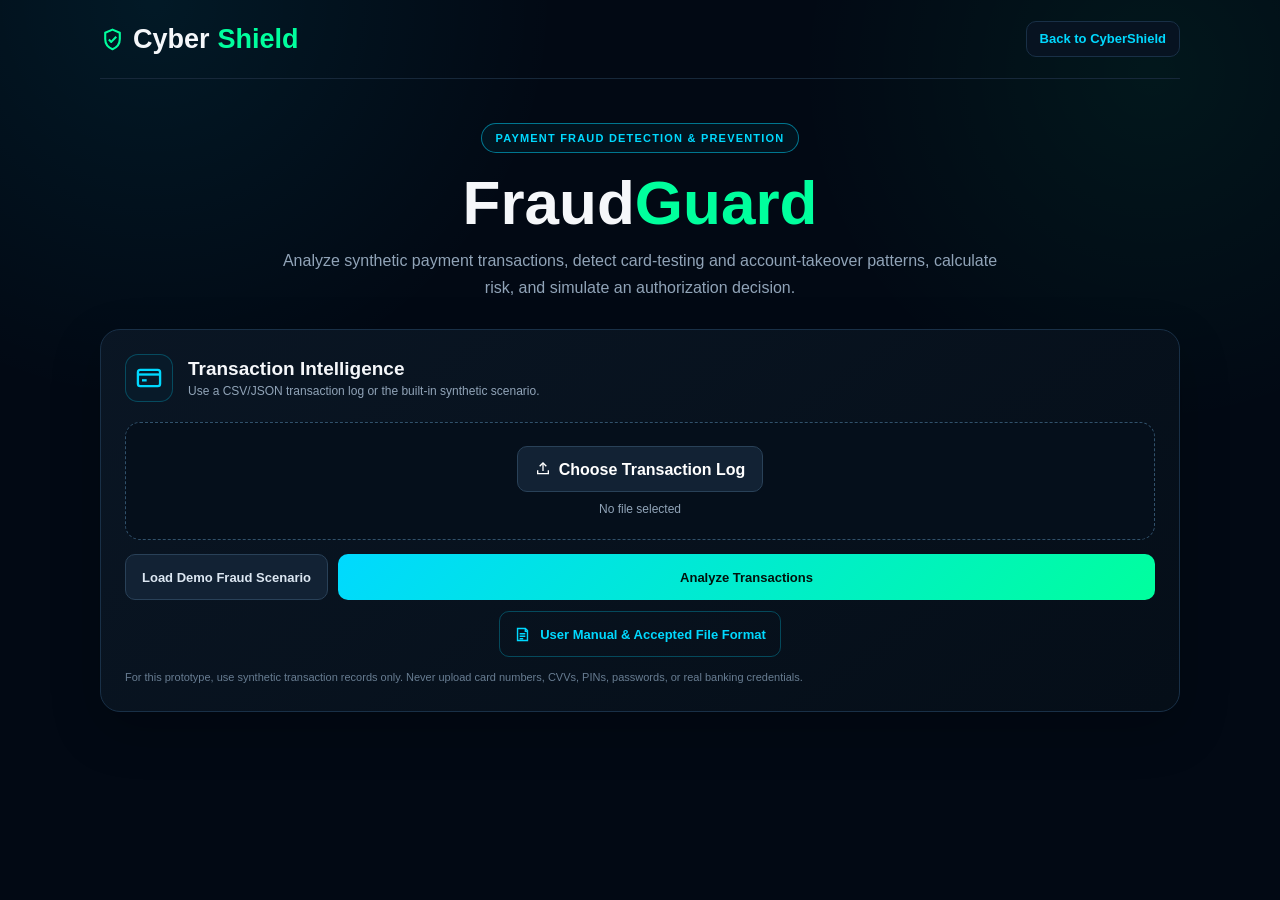
<file: fraudguard.html>
<!doctype html>
<html lang="en">
<head>
<meta charset="UTF-8">
<meta name="viewport" content="width=device-width,initial-scale=1">
<title>FraudGuard • CyberShield</title>
<style>
*{box-sizing:border-box}
*{-webkit-tap-highlight-color:rgba(0,0,0,0)!important;-webkit-user-select:none}
button,a,*:focus,*:active{outline:none!important;box-shadow:none!important}
*{-webkit-tap-highlight-color:rgba(0,0,0,0)!important;-webkit-user-select:none;}
:root{
 --bg:#020914;--panel:#071321;--panel2:#0b1724;--border:#193047;
 --text:#f5f7fa;--muted:#91a4b8;--cyan:#00d9ff;--green:#00ff9d;
 --yellow:#ffc857;--red:#ff4668;
}
html{scroll-behavior:smooth}
body{margin:0;background:
 radial-gradient(circle at 12% 0%,rgba(0,217,255,.08),transparent 28%),
 radial-gradient(circle at 90% 8%,rgba(0,255,157,.06),transparent 25%),var(--bg);
 color:var(--text);font-family:"Segoe UI",Arial,sans-serif;min-height:100vh}
.wrap{width:min(1080px,92%);margin:auto;padding:0 0 55px}
.top{display:flex;align-items:center;justify-content:space-between;padding:21px 0;border-bottom:1px solid #17283a}
.logo{font-size:27px;font-weight:800;display:flex;align-items:center;gap:8px}
.logo span{color:var(--green)}
.logo svg{width:25px;height:25px;stroke:var(--green)}
.back{color:var(--cyan);text-decoration:none;font-weight:700;font-size:13px;border:1px solid var(--border);padding:9px 13px;border-radius:10px;background:#071321}
.back:hover{border-color:rgba(0,217,255,.65);box-shadow:0 0 20px rgba(0,217,255,.08)}
.hero{text-align:center;padding:44px 10px 28px}
.badge{display:inline-block;border:1px solid rgba(0,217,255,.5);color:var(--cyan);background:rgba(0,217,255,.05);border-radius:999px;padding:8px 14px;font-size:11px;font-weight:900;letter-spacing:1.2px}
h1{font-size:clamp(38px,7vw,62px);line-height:1.05;margin:17px 0 12px}
h1 span{color:var(--green)}
.hero p{max-width:720px;margin:auto;color:var(--muted);line-height:1.7}
.card{background:linear-gradient(145deg,rgba(10,22,36,.98),rgba(5,14,24,.98));border:1px solid var(--border);border-radius:20px;padding:24px;box-shadow:0 18px 50px rgba(0,0,0,.22)}
.upload-head{display:flex;align-items:center;gap:15px}
.iconbox{width:48px;height:48px;border:1px solid rgba(0,217,255,.25);border-radius:13px;background:#081a29;display:grid;place-items:center;flex:none}
.iconbox svg{width:28px;height:28px;stroke:var(--cyan);fill:none;stroke-width:2}
.upload-head h2{margin:0;font-size:19px}.upload-head p{margin:4px 0 0;color:var(--muted);font-size:12px}
.dropzone{margin-top:20px;border:1px dashed #31516b;border-radius:15px;padding:23px;text-align:center;background:#050f1b;transition:.2s}
.dropzone.drag{border-color:var(--cyan);background:rgba(0,217,255,.05);box-shadow:0 0 30px rgba(0,217,255,.07)}
.file-label{display:inline-flex;align-items:center;gap:8px;padding:12px 17px;border-radius:10px;background:#122234;border:1px solid #294158;color:#fff;font-weight:800;cursor:pointer}
.file-label:hover{border-color:var(--cyan);box-shadow:0 0 20px rgba(0,217,255,.08)}
#fileInput{display:none}.file-name{margin:10px 0 0;color:var(--muted);font-size:12px;word-break:break-word}
.actions{display:flex;gap:10px;flex-wrap:wrap;margin-top:14px}
button{border:0;border-radius:10px;padding:12px 16px;font-weight:900;cursor:pointer;font-size:13px}
.primary{flex:1;min-width:190px;background:linear-gradient(135deg,var(--cyan),var(--green));color:#00130d}
.secondary{background:#122234;color:#dce7f2;border:1px solid #294158}
button:hover{transform:translateY(-1px);box-shadow:0 9px 22px rgba(0,217,255,.10)}
.note{color:#687d92;font-size:11px;line-height:1.6;margin:12px 0 0}
.results{display:none;margin-top:20px}.results.show{display:block;animation:rise .45s ease both}
@keyframes rise{from{opacity:0;transform:translateY(12px)}to{opacity:1;transform:none}}
.kpis{display:grid;grid-template-columns:repeat(4,1fr);gap:12px}
.kpi{background:#06101d;border:1px solid var(--border);border-radius:15px;padding:17px;text-align:center;position:relative;overflow:hidden}
.kpi:after{content:"";position:absolute;inset:auto 0 0;height:2px;background:linear-gradient(90deg,transparent,var(--cyan),transparent);opacity:.45}
.kpi-number{font-size:29px;font-weight:950;color:var(--cyan)}.kpi-label{font-size:11px;color:var(--muted);margin-top:5px;letter-spacing:.4px}
.grid2{display:grid;grid-template-columns:1.2fr .8fr;gap:15px;margin-top:15px}
.panel{background:#06101d;border:1px solid var(--border);border-radius:17px;padding:20px}
.panel h2{font-size:17px;margin:0 0 15px}.panel-sub{color:var(--muted);font-size:11px;margin:-8px 0 15px}
.risk-wrap{display:flex;align-items:center;gap:20px}
.ring{width:145px;height:145px;border-radius:50%;display:grid;place-items:center;background:conic-gradient(var(--green) 0deg,#102334 0deg);position:relative;flex:none}
.ring:before{content:"";position:absolute;inset:10px;background:#06101d;border-radius:50%}
.ring-inner{position:relative;text-align:center}.risk-score{font-size:34px;font-weight:950}.risk-max{font-size:10px;color:var(--muted)}
.risk-info{flex:1}.risk-level{font-size:20px;font-weight:950}.risk-copy{color:var(--muted);font-size:13px;line-height:1.55;margin-top:6px}
.decision{margin-top:14px;padding:13px;border-radius:11px;border:1px solid;text-align:center;font-weight:950;letter-spacing:.6px}
.decision.allow{color:var(--green);border-color:rgba(0,255,157,.35);background:rgba(0,255,157,.05)}
.decision.challenge{color:var(--yellow);border-color:rgba(255,200,87,.35);background:rgba(255,200,87,.05)}
.decision.hold{color:var(--cyan);border-color:rgba(0,217,255,.35);background:rgba(0,217,255,.05)}
.decision.block{color:var(--red);border-color:rgba(255,70,104,.45);background:rgba(255,70,104,.07);box-shadow:0 0 25px rgba(255,70,104,.07)}
.indicators{display:grid;gap:9px}
.indicator{display:grid;grid-template-columns:27px 1fr auto;gap:9px;align-items:center;padding:12px;border:1px solid #1b3349;background:#081421;border-radius:11px}
.indicator .state{font-weight:950}.indicator strong{font-size:12px}.indicator small{display:block;color:var(--muted);font-size:11px;margin-top:3px;line-height:1.4}
.indicator.clear{border-color:rgba(0,255,157,.16)}.indicator.detected{border-color:rgba(255,70,104,.32);background:rgba(255,70,104,.045)}
.state.clear{color:var(--green)}.state.detected{color:var(--red)}
.weight{font-size:11px;color:#7890a5}
.timeline{display:grid;gap:8px}.event{padding:12px 13px;border-left:3px solid #294158;background:#081421;border-radius:9px}
.event.detected{border-left-color:var(--red)}.event strong{font-size:12px}.event span{display:block;color:var(--muted);font-size:11px;margin-top:4px;line-height:1.45}
.table-wrap{overflow:auto;border:1px solid var(--border);border-radius:12px}
table{width:100%;border-collapse:collapse;min-width:720px}th,td{padding:11px 12px;border-bottom:1px solid #182c40;text-align:left;font-size:11px}th{color:var(--cyan);background:#071321;position:sticky;top:0}td{color:#cbd6e2}tr:last-child td{border-bottom:0}
.status-pill{display:inline-block;border-radius:999px;padding:4px 8px;font-size:10px;font-weight:900}.approved{color:var(--green);background:rgba(0,255,157,.08)}.declined{color:var(--red);background:rgba(255,70,104,.08)}
.empty{color:var(--muted);font-size:12px;padding:18px;text-align:center}
.manual-row{display:flex;justify-content:center;margin-top:11px}.manual-btn{display:inline-flex;align-items:center;gap:9px;background:transparent;color:var(--cyan);border:1px solid rgba(0,217,255,.28);padding:10px 14px;border-radius:10px}.manual-btn svg{width:17px;height:17px}.manual-btn:hover{border-color:var(--cyan);box-shadow:0 0 22px rgba(0,217,255,.09)}
.modal{display:none;position:fixed;inset:0;z-index:1000;padding:22px;overflow:auto}.modal.show{display:block}.modal-backdrop{position:fixed;inset:0;background:rgba(0,4,10,.78);backdrop-filter:blur(7px)}.manual-card{position:relative;z-index:1;width:min(850px,100%);margin:20px auto 40px;background:linear-gradient(145deg,#081522,#040c15);border:1px solid #23415a;border-radius:22px;padding:25px;box-shadow:0 30px 90px rgba(0,0,0,.55)}.modal-close{position:absolute;right:24px;top:20px;z-index:5;width:38px;height:38px;border-radius:10px;background:#101f2d;color:#b8c8d8;border:1px solid #294158;font-size:25px;line-height:1;display:flex;align-items:center;justify-content:center;padding-bottom:3px}.modal-close:hover{color:#fff;border-color:var(--cyan)}
.modal-close{-webkit-tap-highlight-color:rgba(0,0,0,0)!important;-webkit-user-select:none}
.modal-close:focus,.modal-close:active{outline:none!important;box-shadow:none!important}.manual-badge{display:inline-block;color:var(--green);border:1px solid rgba(0,255,157,.28);background:rgba(0,255,157,.05);padding:7px 11px;border-radius:999px;font-size:10px;font-weight:950;letter-spacing:1px}.manual-card h2{font-size:30px;margin:14px 70px 8px 0}.manual-intro{color:var(--muted);line-height:1.65;font-size:13px}.manual-grid{display:grid;grid-template-columns:1fr 1fr;gap:14px}.manual-section{margin-top:15px;padding:17px;border:1px solid #193047;border-radius:15px;background:#06111d}.manual-section.full{margin-top:14px}.manual-section h3{margin:0 0 11px;font-size:13px;color:#e8f2fb;letter-spacing:.3px}.manual-section p{margin:0;color:var(--muted);font-size:12px;line-height:1.65}.format-pills{display:flex;gap:8px;margin-bottom:10px}.format-pills span{padding:6px 10px;border-radius:8px;background:#0c2231;color:var(--cyan);font-weight:950;font-size:11px;border:1px solid #20445b}.field-table{display:grid;grid-template-columns:1fr 1fr;gap:7px}.field-table div{display:flex;flex-direction:column;padding:8px 9px;border:1px solid #172e42;border-radius:8px;background:#081623}.field-table b{font-size:11px;color:#dce7f2}.field-table span{font-size:10px;color:#71869b;margin-top:3px;word-break:break-word}.manual-section pre{white-space:pre-wrap;overflow:auto;margin:0 0 11px;padding:13px;border-radius:10px;background:#030a11;border:1px solid #172b3e;color:#b8d0df;font:11px/1.65 Consolas,monospace}.sample-btn{border:1px solid #294158;background:#102234;color:#dce7f2;border-radius:9px;padding:9px 12px;font-size:11px;font-weight:900;cursor:pointer}.sample-btn:hover{border-color:var(--green);box-shadow:0 0 18px rgba(0,255,157,.08)}.warning-box{border-color:rgba(255,200,87,.25);background:rgba(255,200,87,.035)}.warning-box h3{color:var(--yellow)}.decision-guide{display:grid;grid-template-columns:repeat(4,1fr);gap:8px}.decision-guide span{padding:10px;border-radius:9px;background:#081623;border:1px solid #193047;color:#a9bdce;font-size:10px;line-height:1.5}.decision-guide b{display:block;color:#fff;font-size:11px}.muted-small{margin-top:10px!important;color:#62798e!important;font-size:10px!important}
.disclaimer{margin-top:18px;color:#5f7489;font-size:11px;line-height:1.6;text-align:center}
[data-glow]{position:relative;overflow:hidden}
[data-glow]:before{content:"";position:absolute;inset:-2px;border-radius:inherit;background:radial-gradient(130px circle at var(--gx,50%) var(--gy,50%),rgba(0,255,157,.35),transparent 70%);opacity:0;transition:.2s;pointer-events:none}
[data-glow]:hover:before{opacity:1}
@media(max-width:800px){.kpis{grid-template-columns:repeat(2,1fr)}.grid2{grid-template-columns:1fr}}
@media(max-width:520px){.manual-grid{grid-template-columns:1fr}.field-table{grid-template-columns:1fr}.decision-guide{grid-template-columns:1fr 1fr}.modal{padding:10px}.manual-card{padding:18px}.modal-close{right:14px;top:14px}.manual-card h2{font-size:25px}.wrap{width:94%}.top{padding:16px 0}.logo{font-size:21px}.back{font-size:11px}.hero{padding-top:32px}.card{padding:17px}.risk-wrap{align-items:flex-start;flex-direction:column}.ring{margin:auto}.actions button{width:100%}}
</style>
<link rel="stylesheet" href="cs-polish.css">
</head>
<body>
<div class="wrap">
<header class="top">
  <a class="cs-home" href="index.html" aria-label="CyberShield home"><div class="logo">
    <svg viewBox="0 0 24 24" fill="none" stroke-width="2" stroke-linejoin="round"><path d="M12 2.5l7 3v6c0 5-3.2 8.3-7 9.8-3.8-1.5-7-4.8-7-9.8v-6l7-3z"/><path d="M8.5 12l2.3 2.3 4.8-5"/></svg>
    Cyber<span>Shield</span>
  </div></a>
  <a class="back" href="index.html">Back to CyberShield</a>
</header>

<section class="hero">
  <div class="badge">PAYMENT FRAUD DETECTION &amp; PREVENTION</div>
  <h1>Fraud<span>Guard</span></h1>
  <p>Analyze synthetic payment transactions, detect card-testing and account-takeover patterns, calculate risk, and simulate an authorization decision.</p>
</section>

<section class="card">
  <div class="upload-head">
    <div class="iconbox">
      <svg viewBox="0 0 24 24"><rect x="2.5" y="5" width="19" height="14" rx="2"/><path d="M2.5 9h19"/><path d="M6 14h4"/></svg>
    </div>
    <div><h2>Transaction Intelligence</h2><p>Use a CSV/JSON transaction log or the built-in synthetic scenario.</p></div>
  </div>

  <div class="dropzone" id="dropzone">
    <label class="file-label" for="fileInput">
      <svg width="16" height="16" viewBox="0 0 24 24" fill="none" stroke="currentColor" stroke-width="2"><path d="M12 15V3"/><path d="M7 8l5-5 5 5"/><path d="M4 14v5h16v-5"/></svg>
      Choose Transaction Log
    </label>
    <input id="fileInput" type="file" accept=".csv,.json,text/csv,application/json">
    <div class="file-name" id="fileName">No file selected</div>
  </div>

  <div class="actions">
    <button class="secondary" id="demoBtn" type="button" data-glow>Load Demo Fraud Scenario</button>
    <button class="primary" id="analyzeBtn" type="button" data-glow>Analyze Transactions</button>
  </div>
  <div class="manual-row">
    <button class="manual-btn" id="manualBtn" type="button" data-glow>
      <svg viewBox="0 0 24 24" fill="none" stroke="currentColor" stroke-width="2"><path d="M5 3.5h11l3 3V20.5H5z"/><path d="M16 3.5v4h3"/><path d="M8 11h8M8 14.5h8M8 18h5"/></svg>
      User Manual &amp; Accepted File Format
    </button>
  </div>
  <div class="note">For this prototype, use synthetic transaction records only. Never upload card numbers, CVVs, PINs, passwords, or real banking credentials.</div>
</section>

<div class="modal" id="manualModal" aria-hidden="true">
  <div class="modal-backdrop" id="manualBackdrop"></div>
  <section class="manual-card" role="dialog" aria-modal="true" aria-labelledby="manualTitle">
    <button class="modal-close" id="manualClose" type="button" aria-label="Close user manual">&times;</button>
    <div class="manual-badge">FRAUDGUARD USER MANUAL</div>
    <h2 id="manualTitle">Accepted Transaction Log Format</h2>
    <p class="manual-intro">FraudGuard analyzes <strong>synthetic transaction logs</strong> in CSV or JSON format. Use the required fields below so the detection engine can evaluate transaction behavior.</p>

    <div class="manual-grid">
      <div class="manual-section">
        <h3>01 · Supported files</h3>
        <div class="format-pills"><span>.CSV</span><span>.JSON</span></div>
        <p><strong>CSV is recommended</strong> for quick testing. JSON may contain an array directly or an object with a <code>transactions</code> array.</p>
      </div>
      <div class="manual-section">
        <h3>02 · Required fields</h3>
        <div class="field-table">
          <div><b>timestamp</b><span>10:30:12</span></div>
          <div><b>transaction_id</b><span>TX1001</span></div>
          <div><b>user_id</b><span>U42</span></div>
          <div><b>amount</b><span>2499</span></div>
          <div><b>country</b><span>IN</span></div>
          <div><b>device_id</b><span>D102</span></div>
          <div><b>status</b><span>approved / declined</span></div>
        </div>
      </div>
    </div>

    <div class="manual-section full">
      <h3>03 · CSV example</h3>
      <pre>timestamp,transaction_id,user_id,amount,country,device_id,status
10:30:12,TX1001,U42,499,IN,D102,approved
10:31:04,TX1002,U42,799,IN,D102,declined
10:31:18,TX1003,U42,899,US,D991,declined
10:31:27,TX1004,U42,1299,US,D991,declined</pre>
      <button class="sample-btn" id="downloadCsv" type="button">Download CSV Template</button>
    </div>

    <div class="manual-section full">
      <h3>04 · JSON example</h3>
      <pre>{
  "transactions": [
    {"timestamp":"10:30:12","transaction_id":"TX1001","user_id":"U42","amount":499,"country":"IN","device_id":"D102","status":"approved"}
  ]
}</pre>
      <button class="sample-btn" id="downloadJson" type="button">Download JSON Template</button>
    </div>

    <div class="manual-section full warning-box">
      <h3>05 · Safety &amp; privacy</h3>
      <p><strong>Never upload real payment information.</strong> Do not include card numbers, CVVs, PINs, passwords, bank credentials, or other sensitive financial data. Use synthetic/test records only.</p>
    </div>

    <div class="manual-section full">
      <h3>06 · What happens after analysis?</h3>
      <div class="decision-guide">
        <span><b>0–24</b> LOW · Allow</span>
        <span><b>25–49</b> MEDIUM · Challenge</span>
        <span><b>50–74</b> HIGH · Hold</span>
        <span><b>75–100</b> CRITICAL · Block</span>
      </div>
      <p class="muted-small">These are simulated decisions for the prototype. A real payment processor would enforce the final authorization decision.</p>
    </div>
  </section>
</div>

<section class="results" id="results">
  <div class="kpis">
    <div class="kpi"><div class="kpi-number" id="txCount">0</div><div class="kpi-label">TRANSACTIONS</div></div>
    <div class="kpi"><div class="kpi-number" id="declinedCount">0</div><div class="kpi-label">DECLINED</div></div>
    <div class="kpi"><div class="kpi-number" id="deviceCount">0</div><div class="kpi-label">DEVICES</div></div>
    <div class="kpi"><div class="kpi-number" id="countryCount">0</div><div class="kpi-label">COUNTRIES</div></div>
  </div>

  <div class="grid2">
    <section class="panel">
      <h2>Fraud Risk Assessment</h2>
      <div class="risk-wrap">
        <div class="ring" id="riskRing"><div class="ring-inner"><div class="risk-score" id="riskScore">0</div><div class="risk-max">/ 100</div></div></div>
        <div class="risk-info">
          <div class="risk-level" id="riskLevel">LOW RISK</div>
          <div class="risk-copy" id="riskCopy">No significant fraud indicators detected.</div>
          <div class="decision allow" id="decision">ALLOW TRANSACTION</div>
        </div>
      </div>
    </section>

    <section class="panel">
      <h2>Detection Signals</h2>
      <div class="indicators" id="indicators"></div>
    </section>
  </div>

  <section class="panel" style="margin-top:15px">
    <h2>Investigation Timeline</h2>
    <div class="timeline" id="timeline"></div>
  </section>

  <section class="panel" style="margin-top:15px">
    <h2>Transaction Evidence</h2>
    <p class="panel-sub">Identifiers are intentionally non-sensitive synthetic values.</p>
    <div class="table-wrap"><table><thead><tr><th>Time</th><th>Transaction</th><th>User</th><th>Amount</th><th>Country</th><th>Device</th><th>Status</th></tr></thead><tbody id="txTable"></tbody></table></div>
  </section>

  <div class="disclaimer">Prototype decision only. In a real payment system, the authorized merchant/payment processor would enforce the final authorization decision.</div>
</section>
</div>

<script>
const DEMO_CSV = `timestamp,transaction_id,user_id,amount,country,device_id,status
10:01:12,T1001,U42,450,IN,D102,APPROVED
10:02:04,T1002,U42,520,IN,D102,APPROVED
10:03:17,T1003,U42,610,IN,D102,APPROVED
10:05:31,T1004,U42,2,US,D991,DECLINED
10:05:34,T1005,U42,3,US,D991,DECLINED
10:05:37,T1006,U42,5,US,D991,DECLINED
10:05:40,T1007,U42,4,US,D991,DECLINED
10:05:43,T1008,U42,6,US,D991,DECLINED
10:06:18,T1009,U42,18000,US,D991,DECLINED
10:06:41,T1010,U42,12500,US,D991,DECLINED
10:08:05,T1011,U42,900,IN,D102,APPROVED
10:08:22,T1012,U42,1200,IN,D102,APPROVED`;

const manualModal=document.getElementById("manualModal");
const manualBtn=document.getElementById("manualBtn");
const manualClose=document.getElementById("manualClose");
const manualBackdrop=document.getElementById("manualBackdrop");
function toggleManual(open){manualModal.classList.toggle("show",open);manualModal.setAttribute("aria-hidden",open?"false":"true");document.body.style.overflow=open?"hidden":"";if(open)manualClose.focus();}
manualBtn.addEventListener("click",()=>toggleManual(true));
manualClose.addEventListener("click",()=>toggleManual(false));
manualBackdrop.addEventListener("click",()=>toggleManual(false));
document.addEventListener("keydown",e=>{if(e.key==="Escape"&&manualModal.classList.contains("show"))toggleManual(false)});
function downloadTemplate(name,text,type){const blob=new Blob([text],{type});const a=document.createElement("a");a.href=URL.createObjectURL(blob);a.download=name;a.click();setTimeout(()=>URL.revokeObjectURL(a.href),1000)}
document.getElementById("downloadCsv").addEventListener("click",()=>downloadTemplate("FraudGuard_transaction_template.csv",`timestamp,transaction_id,user_id,amount,country,device_id,status\n10:30:12,TX1001,U42,499,IN,D102,approved\n10:31:04,TX1002,U42,799,IN,D102,declined\n`,`text/csv`));
document.getElementById("downloadJson").addEventListener("click",()=>downloadTemplate("FraudGuard_transaction_template.json",JSON.stringify({transactions:[{timestamp:"10:30:12",transaction_id:"TX1001",user_id:"U42",amount:499,country:"IN",device_id:"D102",status:"approved"}]},null,2),"application/json"));

const fileInput=document.getElementById("fileInput");
const fileName=document.getElementById("fileName");
const dropzone=document.getElementById("dropzone");
let rawText="";

fileInput.addEventListener("change",async e=>{
  const file=e.target.files[0];
  if(!file)return;
  fileName.textContent=file.name;
  rawText=await file.text();
});
["dragenter","dragover"].forEach(ev=>dropzone.addEventListener(ev,e=>{e.preventDefault();dropzone.classList.add("drag")}));
["dragleave","drop"].forEach(ev=>dropzone.addEventListener(ev,e=>{e.preventDefault();dropzone.classList.remove("drag")}));
dropzone.addEventListener("drop",async e=>{
  const file=e.dataTransfer.files[0];
  if(!file)return;
  if(!/\.(csv|json)$/i.test(file.name)){fileName.textContent="Please choose a CSV or JSON file";return}
  fileInput.files=e.dataTransfer.files;
  fileName.textContent=file.name;
  rawText=await file.text();
});

document.querySelectorAll("[data-glow]").forEach(el=>{
  el.addEventListener("pointermove",e=>{
    const r=el.getBoundingClientRect();
    el.style.setProperty("--gx",(e.clientX-r.left)+"px");
    el.style.setProperty("--gy",(e.clientY-r.top)+"px");
  });
});

document.getElementById("demoBtn").onclick=()=>{
  rawText=DEMO_CSV;
  fileName.textContent="Built-in synthetic fraud scenario";
  analyze(rawText);
};
document.getElementById("analyzeBtn").onclick=()=>{
  if(!rawText){rawText=DEMO_CSV;fileName.textContent="Built-in synthetic fraud scenario"}
  analyze(rawText);
};

function parseCSV(text){
  const lines=text.trim().split(/\r?\n/).filter(Boolean);
  if(lines.length<2)throw new Error("The file needs a header row and at least one transaction.");
  const headers=lines[0].split(",").map(x=>x.trim().toLowerCase());
  const required=["timestamp","transaction_id","user_id","amount","country","device_id","status"];
  const missing=required.filter(x=>!headers.includes(x));
  if(missing.length)throw new Error("Missing columns: "+missing.join(", "));
  return lines.slice(1).map(line=>{
    const cells=line.split(",").map(x=>x.trim().replace(/^"|"$/g,""));
    const o={};headers.forEach((h,i)=>o[h]=cells[i]??"");
    o.amount=Number(o.amount)||0;
    return o;
  }).filter(x=>x.transaction_id);
}
function parseJSON(text){
  const data=JSON.parse(text);
  const arr=Array.isArray(data)?data:(Array.isArray(data.transactions)?data.transactions:[]);
  if(!arr.length)throw new Error("JSON must contain an array of transactions.");
  return arr.map(x=>({
    timestamp:String(x.timestamp??""),
    transaction_id:String(x.transaction_id??x.transactionId??""),
    user_id:String(x.user_id??x.userId??""),
    amount:Number(x.amount)||0,
    country:String(x.country??""),
    device_id:String(x.device_id??x.deviceId??""),
    status:String(x.status??"").toUpperCase()
  })).filter(x=>x.transaction_id);
}
function parse(text){
  const trimmed=text.trim();
  return trimmed.startsWith("[")||trimmed.startsWith("{")?parseJSON(trimmed):parseCSV(trimmed);
}
function analyze(text){
  let tx;
  try{tx=parse(text)}catch(err){alert(err.message);return}
  if(!tx.length){alert("No usable transactions found.");return}
  const result=detect(tx);
  render(tx,result);
  document.getElementById("results").classList.add("show");
  document.getElementById("results").scrollIntoView({behavior:"smooth",block:"start"});
}
function detect(tx){
  const failed=tx.filter(x=>/DECLINED|FAILED|REJECTED/i.test(x.status));
  const devices=new Set(tx.map(x=>x.device_id).filter(Boolean));
  const countries=new Set(tx.map(x=>x.country).filter(Boolean));
  const signals=[];
  const timeline=[];
  let score=0;

  const users={};
  tx.forEach(x=>{
    users[x.user_id]??=[];
    users[x.user_id].push(x);
  });

  let rapid=0, testing=0, geo=0, newDevice=0, amountSpike=0, takeover=0;

  Object.entries(users).forEach(([user,arr])=>{
    const fails=arr.filter(x=>/DECLINED|FAILED|REJECTED/i.test(x.status));
    if(fails.length>=4){
      rapid++;
      score+=20;
      timeline.push({danger:true,title:"Repeated authorization failures",detail:`${user} recorded ${fails.length} failed attempts.`});
    }
    for(let i=1;i<arr.length;i++){
      const a=arr[i-1],b=arr[i];
      if(a.timestamp&&b.timestamp){
        const ta=timeToSec(a.timestamp),tb=timeToSec(b.timestamp);
        if(tb>=ta && tb-ta<=30 && /DECLINED|FAILED|REJECTED/i.test(b.status)) testing++;
      }
    }
    const amounts=arr.map(x=>x.amount).filter(n=>n>0);
    const median=amounts.slice().sort((a,b)=>a-b)[Math.floor(amounts.length/2)]||0;
    if(median>0 && arr.some(x=>x.amount>=Math.max(5000,median*8))){
      amountSpike++;
      score+=12;
      timeline.push({danger:true,title:"Unusual transaction amount",detail:`A transaction is far above this user's observed baseline.`});
    }
    const uniqueCountries=new Set(arr.map(x=>x.country).filter(Boolean));
    const uniqueDevices=new Set(arr.map(x=>x.device_id).filter(Boolean));
    if(uniqueCountries.size>=2){geo++;score+=16;timeline.push({danger:true,title:"Location change detected",detail:`${user} appears across ${uniqueCountries.size} countries in the supplied events.`})}
    if(uniqueDevices.size>=2){newDevice++;score+=12;timeline.push({danger:true,title:"Device change detected",detail:`${user} appears on ${uniqueDevices.size} devices.`})}
    if(fails.length>=3 && uniqueDevices.size>=2){takeover++;score+=18;timeline.push({danger:true,title:"Possible account-takeover pattern",detail:"Repeated failures combined with device changes increase the risk."})}
  });

  if(failed.length>=5){testing++;score+=18;timeline.push({danger:true,title:"Card-testing pattern",detail:`${failed.length} failed authorization attempts were found in the supplied dataset.`})}
  if(failed.length>=3 && failed.length/tx.length>.35){score+=10;timeline.push({danger:true,title:"High failure ratio",detail:`${Math.round(failed.length/tx.length*100)}% of supplied transactions were declined.`})}
  if(devices.size>=2 && countries.size>=2)score+=5;

  const testingDetected=testing>0 || (failed.length>=4);
  const signalsOut=[
    {name:"Card-testing activity",desc:testingDetected?"Rapid/repeated failed authorizations detected.":"No strong testing pattern found.",ok:!testingDetected,w:testingDetected?30:0},
    {name:"Location anomaly",desc:geo?"Multiple countries observed for the same user.":"No multi-country anomaly detected.",ok:!geo,w:geo?16:0},
    {name:"Device anomaly",desc:newDevice?"Multiple devices observed for the same user.":"No device-switch anomaly detected.",ok:!newDevice,w:newDevice?12:0},
    {name:"Amount anomaly",desc:amountSpike?"Transaction size is far above the observed baseline.":"No major amount spike detected.",ok:!amountSpike,w:amountSpike?12:0},
    {name:"Account takeover signal",desc:takeover?"Failure activity and device changes overlap.":"No strong takeover combination detected.",ok:!takeover,w:takeover?18:0}
  ];
  const finalScore=Math.max(0,Math.min(100,Math.round(score)));
  let level="LOW RISK",decision="ALLOW TRANSACTION",cls="allow",copy="No significant fraud indicators detected.";
  if(finalScore>=75){level="CRITICAL RISK";decision="BLOCK TRANSACTION";cls="block";copy="Multiple high-confidence fraud indicators require the transaction to be rejected or held by an authorized payment system."}
  else if(finalScore>=50){level="HIGH RISK";decision="HOLD FOR REVIEW";cls="hold";copy="Several indicators suggest elevated fraud risk and should receive additional verification."}
  else if(finalScore>=25){level="MEDIUM RISK";decision="CHALLENGE TRANSACTION";cls="challenge";copy="Some unusual behavior is present; an additional verification step is recommended."}
  if(!timeline.length)timeline.push({danger:false,title:"Baseline behavior reviewed",detail:`Analyzed ${tx.length} synthetic transactions without a strong correlated fraud pattern.`});
  return {score:finalScore,level,decision,cls,copy,signals:signalsOut,timeline,failed,devices,countries};
}
function timeToSec(t){
  const p=t.split(":").map(Number); if(p.length<2||p.some(Number.isNaN))return -1;
  return p[0]*3600+p[1]*60+(p[2]||0);
}
function render(tx,r){
  document.getElementById("txCount").textContent=tx.length;
  document.getElementById("declinedCount").textContent=r.failed.length;
  document.getElementById("deviceCount").textContent=r.devices.size;
  document.getElementById("countryCount").textContent=r.countries.size;
  document.getElementById("riskScore").textContent=r.score;
  document.getElementById("riskLevel").textContent=r.level;
  document.getElementById("riskCopy").textContent=r.copy;
  const d=document.getElementById("decision");d.textContent=r.decision;d.className="decision "+r.cls;
  const deg=r.score*3.6;
  const ringColor=r.score>=75?"#ff4668":r.score>=50?"#00d9ff":r.score>=25?"#ffc857":"#00ff9d";
  document.getElementById("riskRing").style.background=`conic-gradient(${ringColor} ${deg}deg,#102334 ${deg}deg)`;
  document.getElementById("indicators").innerHTML=r.signals.map(s=>`
    <div class="indicator ${s.ok?"clear":"detected"}">
      <div class="state ${s.ok?"clear":"detected"}">${s.ok?"✓":"!"}</div>
      <div><strong>${esc(s.name)}</strong><small>${esc(s.desc)}</small></div>
      <div class="weight">${s.ok?"CLEAR":"DETECTED"}</div>
    </div>`).join("");
  document.getElementById("timeline").innerHTML=r.timeline.map(e=>`
    <div class="event ${e.danger?"detected":""}"><strong>${esc(e.title)}</strong><span>${esc(e.detail)}</span></div>`).join("");
  document.getElementById("txTable").innerHTML=tx.slice(0,100).map(x=>`
    <tr><td>${esc(x.timestamp)}</td><td>${esc(x.transaction_id)}</td><td>${esc(x.user_id)}</td>
    <td>${Number(x.amount).toLocaleString(undefined,{maximumFractionDigits:2})}</td><td>${esc(x.country)}</td><td>${esc(x.device_id)}</td>
    <td><span class="status-pill ${/APPROVED|SUCCESS|COMPLETED/i.test(x.status)?"approved":"declined"}">${esc(x.status)}</span></td></tr>`).join("");
}
function esc(s){return String(s??"").replace(/[&<>"']/g,c=>({"&":"&amp;","<":"&lt;",">":"&gt;",'"':"&quot;","'":"&#39;"}[c]))}
</script>
<style id="cybershield-svg-ui">
/* Inline SVG replacement for UI emoji/icons. */
.cs-svg-icon{
    width:1.15em;
    height:1.15em;
    display:inline-block;
    vertical-align:-.18em;
    flex:0 0 auto;
}
.cs-svg-icon svg{
    width:100%;
    height:100%;
    display:block;
}
</style>
<script>
(function(){
    const ICONS = {
        "🛡":"shield","⚠":"warning","🔗":"link","🚨":"alert","✓":"check",
        "🔎":"search","🔒":"lock","🔐":"lock","🚫":"blocked","🧩":"puzzle",
        "♻":"recycle","📁":"folder","📄":"file","📊":"chart","📖":"book",
        "🔍":"search","✕":"x","✔":"check","❌":"x","🟡":"dot"
    };

    function svgFor(name){
        const common = 'fill="none" stroke="currentColor" stroke-width="2" stroke-linecap="round" stroke-linejoin="round"';
        const paths = {
            shield:'<path '+common+' d="M12 3l7 3v5c0 4.7-2.8 7.8-7 10-4.2-2.2-7-5.3-7-10V6l7-3z"/><path '+common+' d="M9 12l2 2 4-4"/>',
            warning:'<path '+common+' d="M12 3l9 17H3L12 3z"/><path '+common+' d="M12 8v5"/><path stroke="currentColor" stroke-width="2.5" d="M12 16.5h.01"/>',
            link:'<path '+common+' d="M10 13.5l4-4"/><path '+common+' d="M8.5 16H7a4 4 0 010-8h3"/><path '+common+' d="M15.5 8H17a4 4 0 010 8h-3"/>',
            alert:'<path '+common+' d="M12 3l9 17H3L12 3z"/><path '+common+' d="M12 8v5"/><path stroke="currentColor" stroke-width="2.5" d="M12 16.5h.01"/>',
            check:'<path '+common+' d="M5 12l4 4L19 6"/>',
            search:'<circle '+common+' cx="10.5" cy="10.5" r="6.5"/><path '+common+' d="M16 16l5 5"/>',
            lock:'<rect '+common+' x="5" y="10" width="14" height="10" rx="2"/><path '+common+' d="M8 10V7a4 4 0 018 0v3"/>',
            blocked:'<circle '+common+' cx="12" cy="12" r="8"/><path '+common+' d="M7 7l10 10"/>',
            puzzle:'<path '+common+' d="M9 5h3a2 2 0 114 0v1h3v5a2 2 0 110 4v4h-5a2 2 0 110-4H9v-3a2 2 0 110-4V5z"/>',
            recycle:'<path '+common+' d="M8 7l2-3 3 1"/><path '+common+' d="M10 4l2 4H8"/><path '+common+' d="M17 9l3 2-1 3"/><path '+common+' d="M20 11l-5 1 2-4"/><path '+common+' d="M8 17l-1 3-3-1"/><path '+common+' d="M7 20l3-4 2 4"/>',
            folder:'<path '+common+' d="M3 7h7l2 2h9v9a2 2 0 01-2 2H5a2 2 0 01-2-2V7z"/>',
            file:'<path '+common+' d="M6 3h8l4 4v14H6z"/><path '+common+' d="M14 3v5h5"/>',
            chart:'<path '+common+' d="M5 19V9M12 19V5M19 19v-7"/><path '+common+' d="M3 21h18"/>',
            book:'<path '+common+' d="M5 4h10a4 4 0 014 4v12H9a4 4 0 01-4-4V4z"/><path '+common+' d="M9 20V8a4 4 0 014-4"/>',
            x:'<path '+common+' d="M6 6l12 12M18 6L6 18"/>',
            dot:'<circle cx="12" cy="12" r="5" fill="currentColor"/>'
        };
        return '<span class="cs-svg-icon" aria-hidden="true"><svg viewBox="0 0 24 24">'+(paths[name]||paths.shield)+'</svg></span>';
    }

    function replaceTextNode(node){
        if(!node.nodeValue || !/[🛡⚠🔗🚨✓🔎🔒🔐🚫🧩♻📁📄📊📖🔍✕✔❌🟡]/u.test(node.nodeValue)) return;
        const parent=node.parentNode;
        if(!parent || /^(SCRIPT|STYLE|TEXTAREA|INPUT)$/i.test(parent.nodeName)) return;

        const text=node.nodeValue;
        const frag=document.createDocumentFragment();
        let last=0;
        const re=/🛡|⚠|🔗|🚨|✓|🔎|🔒|🔐|🚫|🧩|♻|📁|📄|📊|📖|🔍|✕|✔|❌|🟡/gu;
        let m;
        while((m=re.exec(text))){
            if(m.index>last) frag.appendChild(document.createTextNode(text.slice(last,m.index)));
            const holder=document.createElement("span");
            holder.innerHTML=svgFor(ICONS[m[0]]);
            frag.appendChild(holder.firstElementChild);
            last=re.lastIndex;
        }
        if(last<text.length) frag.appendChild(document.createTextNode(text.slice(last)));
        parent.replaceChild(frag,node);
    }

    function scan(root){
        const walker=document.createTreeWalker(root,NodeFilter.SHOW_TEXT,{
            acceptNode:function(n){
                const p=n.parentNode;
                return p && !/^(SCRIPT|STYLE)$/i.test(p.nodeName)
                    ? NodeFilter.FILTER_ACCEPT : NodeFilter.FILTER_REJECT;
            }
        });
        const nodes=[];
        let n;
        while((n=walker.nextNode())) nodes.push(n);
        nodes.forEach(replaceTextNode);
    }

    function init(){
        scan(document.body);
        const observer=new MutationObserver(function(records){
            records.forEach(function(record){
                record.addedNodes.forEach(function(node){
                    if(node.nodeType===Node.TEXT_NODE) replaceTextNode(node);
                    else if(node.nodeType===Node.ELEMENT_NODE) scan(node);
                });
            });
        });
        observer.observe(document.body,{childList:true,subtree:true});
    }

    if(document.readyState==="loading") document.addEventListener("DOMContentLoaded",init);
    else init();
})();
</script>

</body>
</html>
</file>
<file: cs-polish.css>
/* CyberShield shared UI polish: consistent buttons + smooth touch feedback on every page */
:root{--cs-ease:cubic-bezier(.2,.8,.2,1)}
html{-webkit-tap-highlight-color:transparent}
a,button,label,input,select,summary,[role=button]{-webkit-tap-highlight-color:transparent;touch-action:manipulation}
[hidden]{display:none!important}

/* 1. every clickable control: same smooth transition + press feedback */
button,.btn,.manual-btn,.demo-btn,.analyze-btn,.run-btn,.send-btn,.primary,.secondary,.sample-btn,
.select-btn,.scan-button,.choose-file,.file-label,.back,.back-link,.manual-close,.modal-close,.cs-x{
  transition:transform .18s var(--cs-ease),box-shadow .22s ease,filter .2s ease,background-color .2s ease,
             border-color .2s ease,color .2s ease,opacity .2s ease!important;
  -webkit-user-select:none;user-select:none;cursor:pointer}
button:active,.btn:active,.manual-btn:active,.demo-btn:active,.analyze-btn:active,.run-btn:active,.send-btn:active,
.primary:active,.secondary:active,.sample-btn:active,.select-btn:active,.scan-button:active,.choose-file:active,
.file-label:active,.back:active,.back-link:active,.manual-close:active,.modal-close:active,.cs-x:active{
  transform:scale(.96)!important;filter:brightness(.94)}
button:disabled,.btn[disabled],button[aria-busy=true]{opacity:.55;cursor:not-allowed;transform:none!important}

/* 2. text buttons: icon + label centred, comfortable touch height (zero specificity: page CSS can still override) */
:where(.btn,.manual-btn,.demo-btn,.analyze-btn,.run-btn,.send-btn,.primary,.secondary,.sample-btn,.select-btn,
.scan-button,.choose-file,.file-label){
  display:inline-flex;align-items:center;justify-content:center;gap:8px;min-height:46px;
  line-height:1.2;text-align:center;font-family:inherit}
:where(.back,.back-link){display:inline-flex;align-items:center;justify-content:center;gap:6px;min-height:36px;line-height:1.2;text-decoration:none}
:where(.manual-close,.modal-close,.cs-x){display:inline-flex;align-items:center;justify-content:center}

/* 3. gentle hover lift (mouse only, so it never sticks on phones) */
@media(hover:hover){
  .btn:hover,.manual-btn:hover,.demo-btn:hover,.analyze-btn:hover,.run-btn:hover,.send-btn:hover,.primary:hover,
  .secondary:hover,.sample-btn:hover,.select-btn:hover,.scan-button:hover,.choose-file:hover,.file-label:hover,
  .back:hover,.back-link:hover{transform:translateY(-1px)}
  .btn:active:hover,.primary:active:hover,.analyze-btn:active:hover,.run-btn:active:hover{transform:scale(.96)!important}
}

/* 4. inputs, links, focus */
input,select,textarea{transition:border-color .2s ease,box-shadow .2s ease,background-color .2s ease}
input:focus,select:focus,textarea:focus{outline:0;border-color:#00d9ff;box-shadow:0 0 0 3px rgba(0,217,255,.16)}
a{transition:color .2s ease,opacity .2s ease,border-color .2s ease}
button:focus-visible,.btn:focus-visible,a:focus-visible,label:focus-visible{outline:2px solid #00d9ff;outline-offset:2px}

/* 5. logo links back to the dashboard on tool pages */
a.cs-home{text-decoration:none;display:inline-block;transition:opacity .2s ease,transform .18s var(--cs-ease)}
a.cs-home:not(.logo){color:inherit}
a.cs-home:active{transform:scale(.97);opacity:.85}

/* 6. cards respond to touch */
.card{transition:border-color .2s ease,box-shadow .2s ease,transform .2s var(--cs-ease)}
.card:active{transform:scale(.985)}
@media(hover:hover){.card:hover{border-color:#2a4d6e;box-shadow:0 10px 30px rgba(0,0,0,.35);transform:translateY(-3px)}}

/* 7. soft page entrance */
@keyframes csPageIn{from{opacity:0;transform:translateY(8px)}to{opacity:1;transform:none}}
.wrap,.container,body>nav,body>section.hero{animation:csPageIn .45s var(--cs-ease) backwards}
@media(prefers-reduced-motion:reduce){*,*::before,*::after{transition:none!important;animation:none!important}}

/* 8. main action in a form: full width on phones so it lines up with the input above */
@media(max-width:520px){#checkBtn{width:100%}}
</file>
